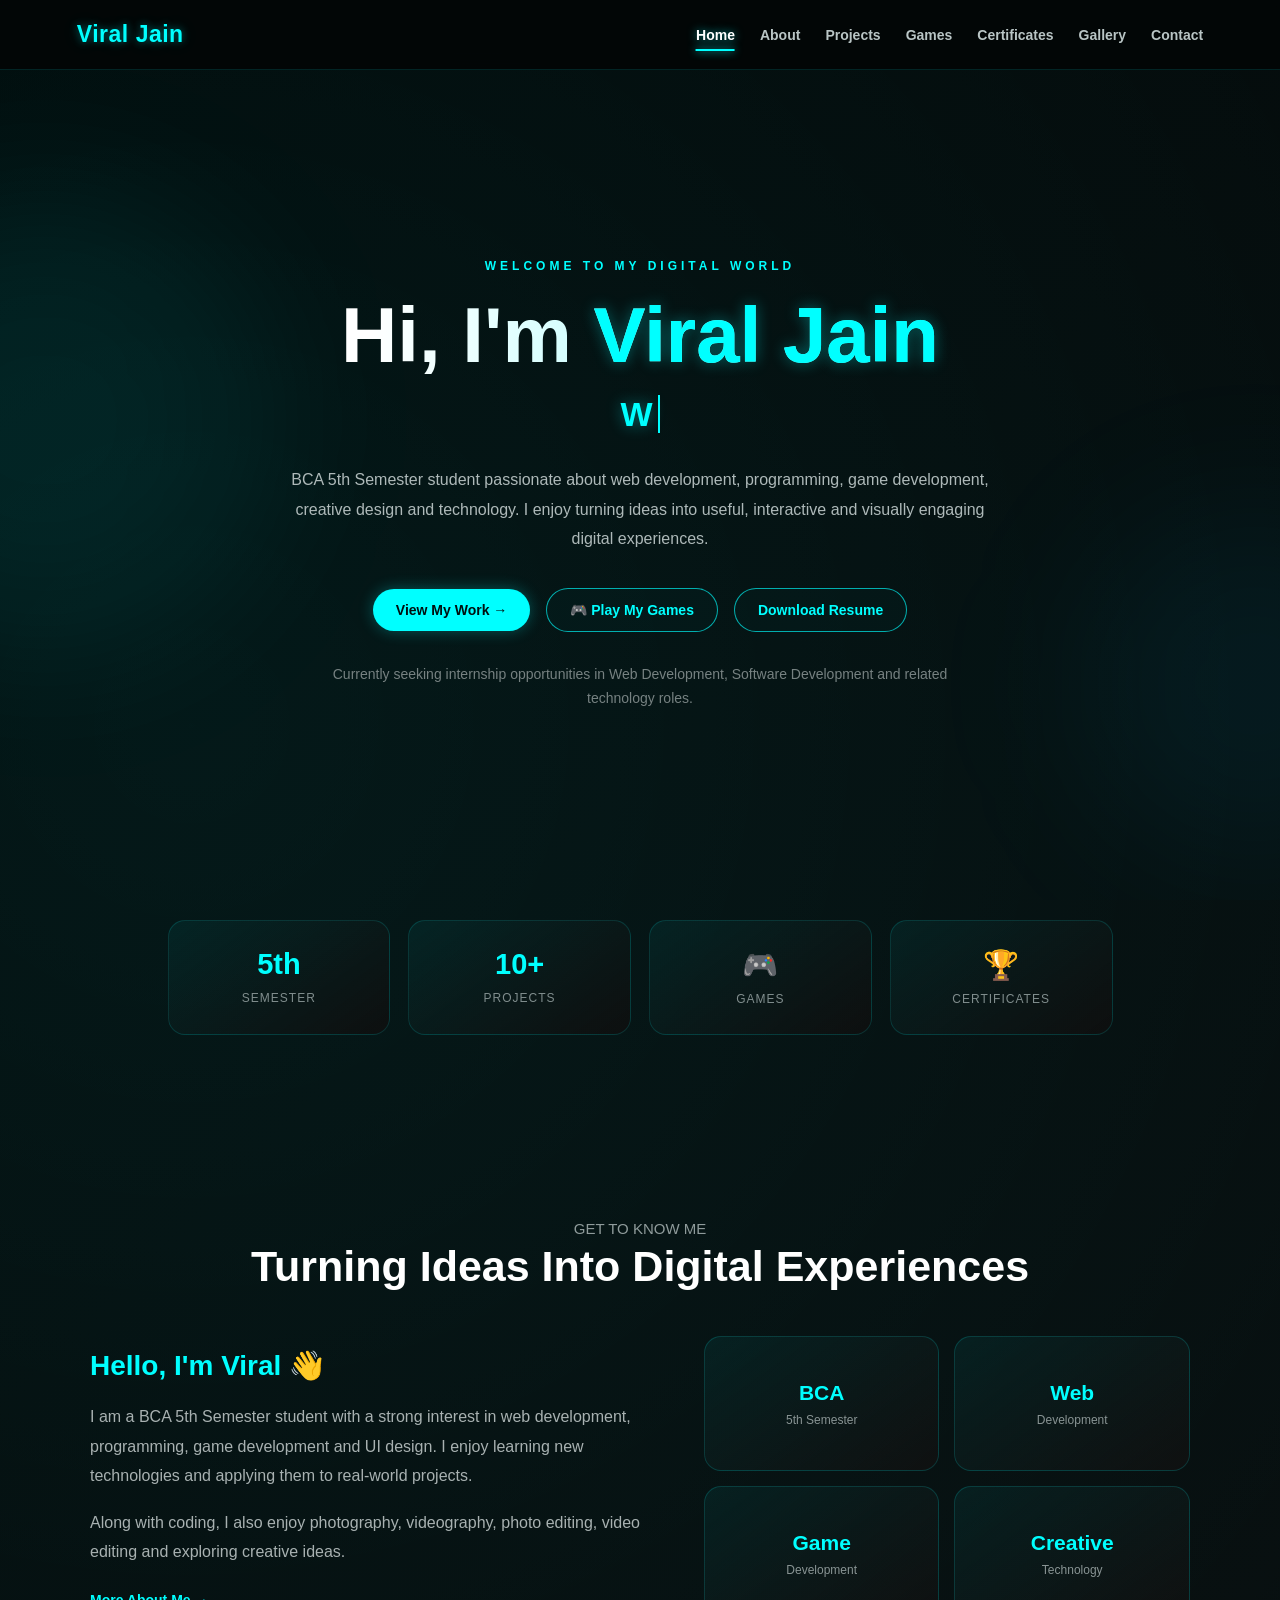
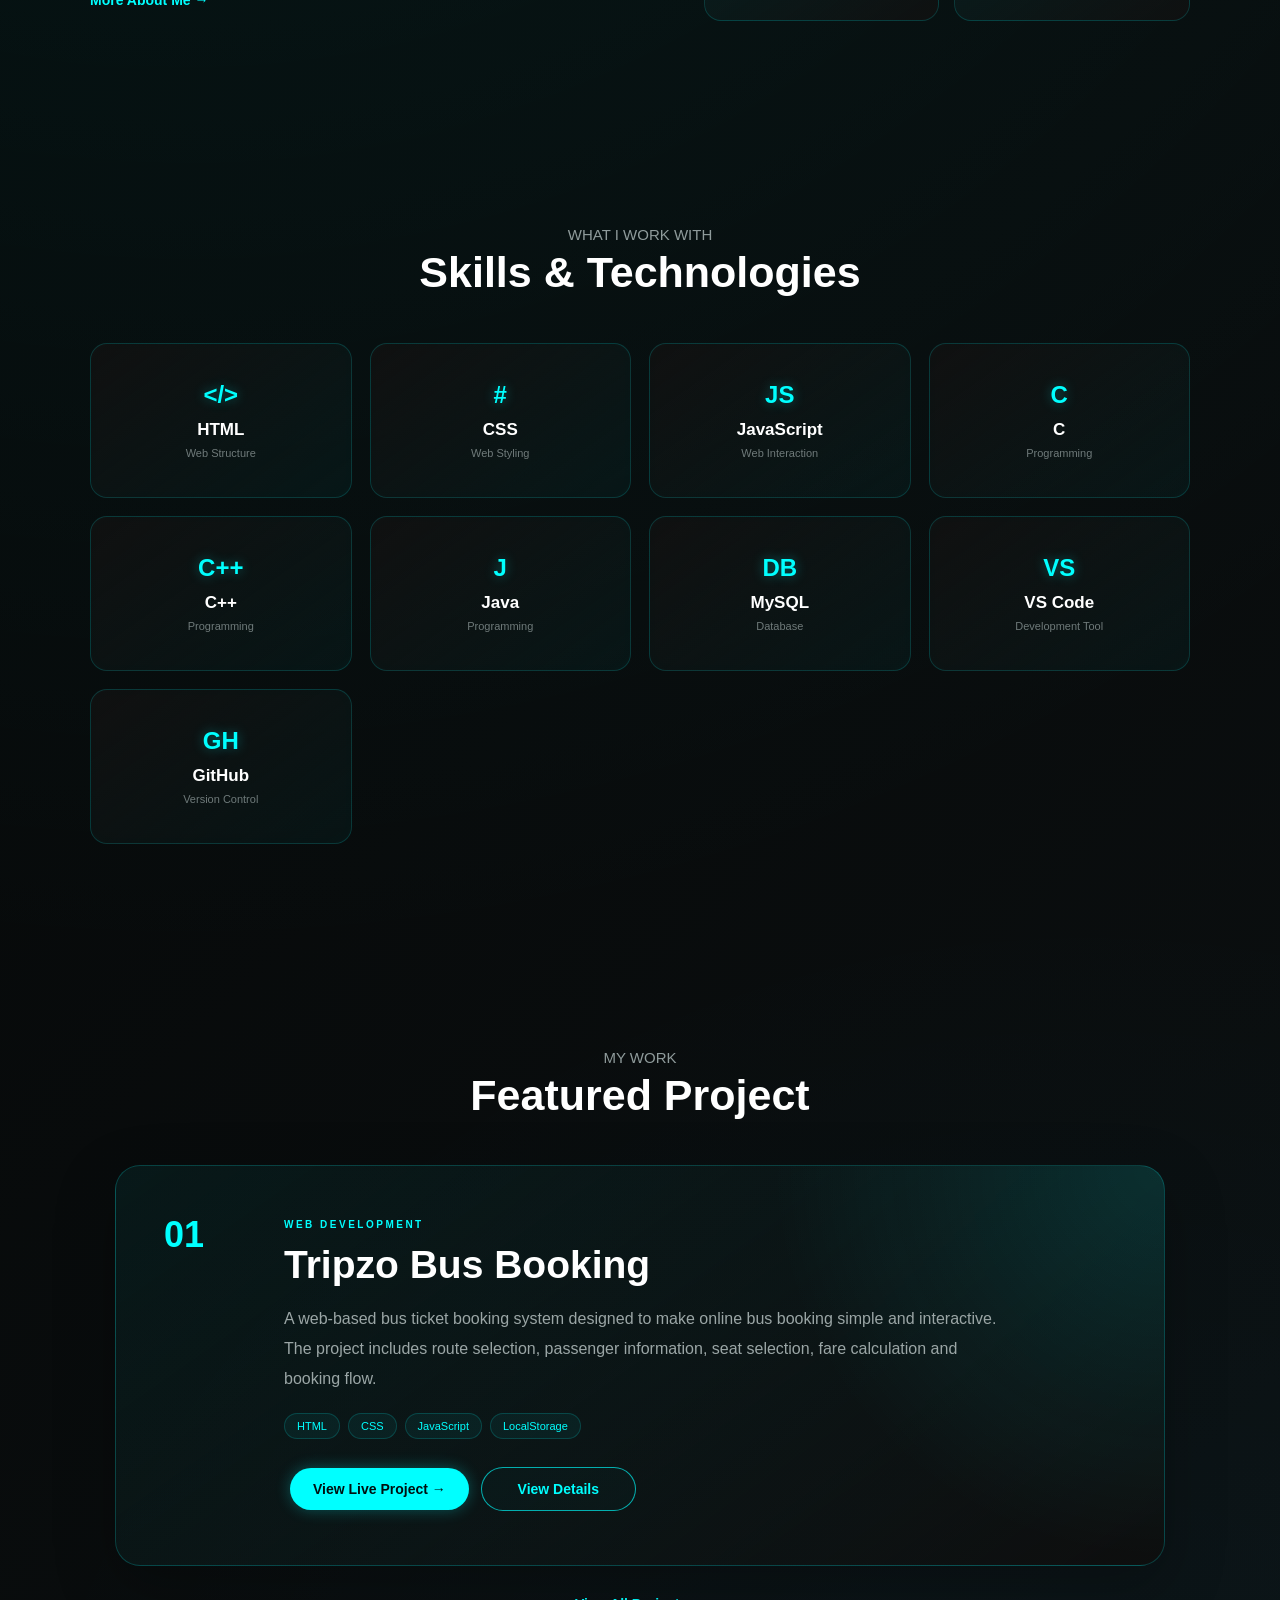
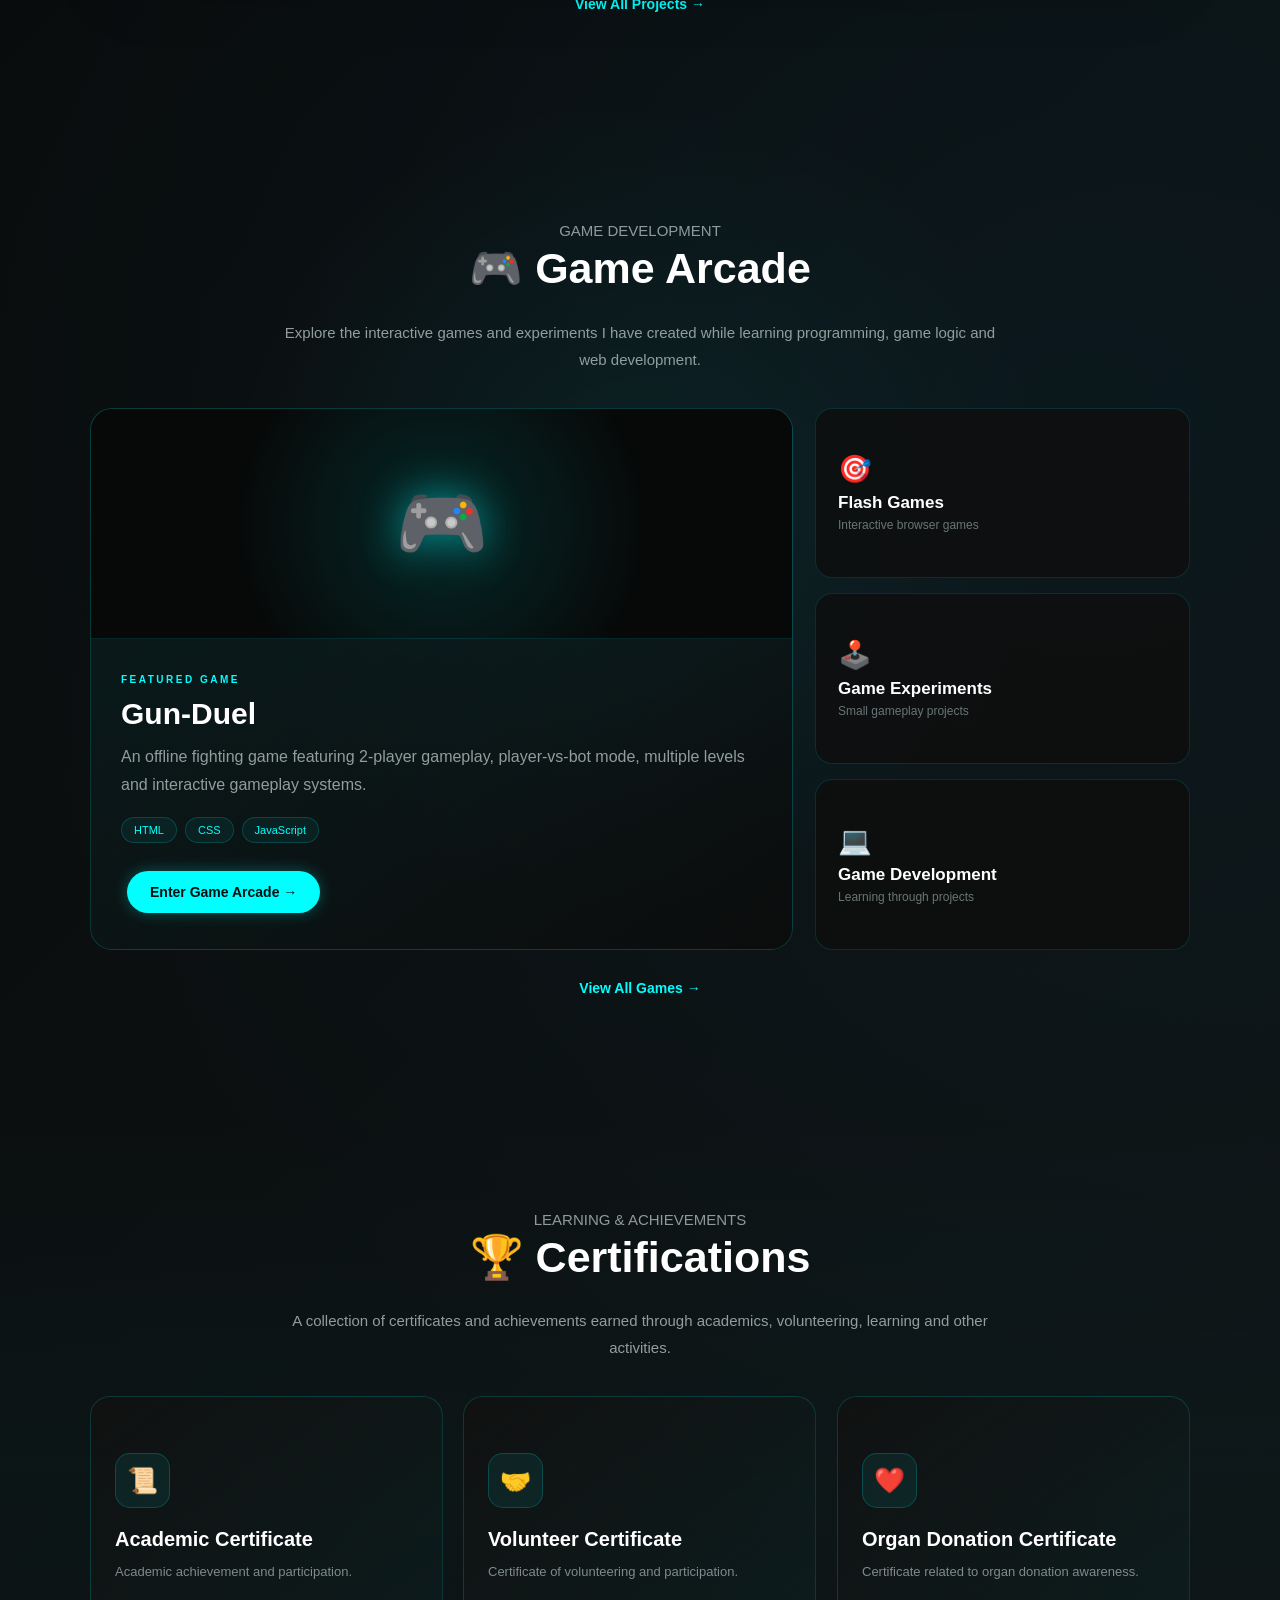
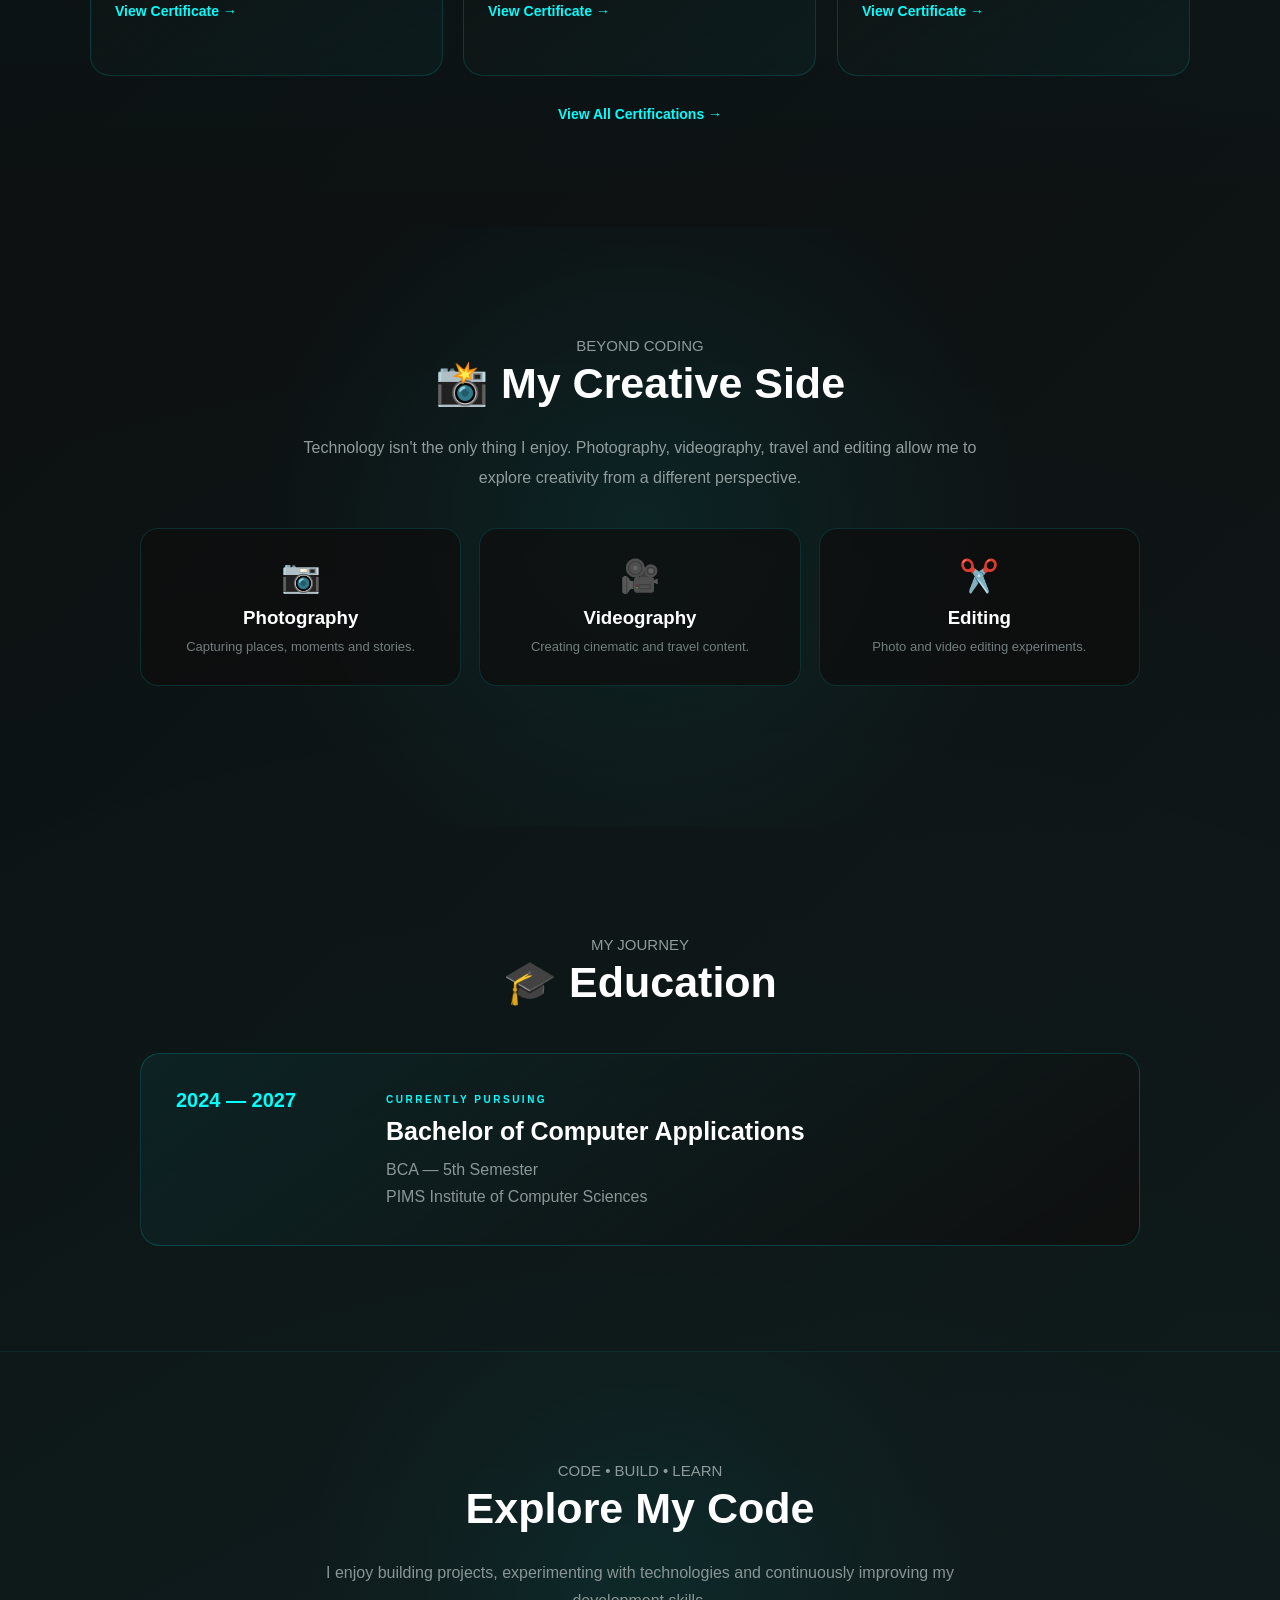
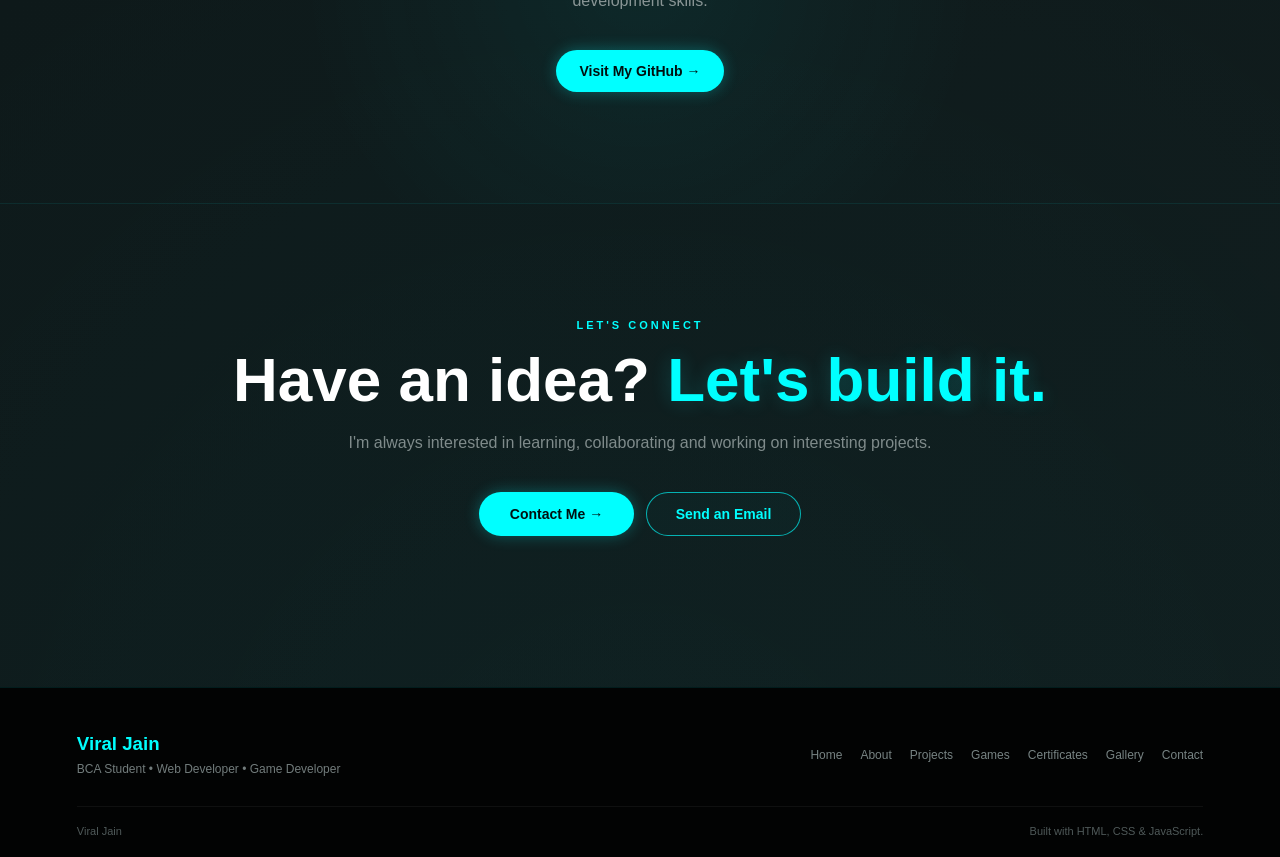
<file: index.html>
<!doctype html>
<html lang="en">
  <head>
    <meta charset="UTF-8" />

    <meta name="viewport" content="width=device-width, initial-scale=1.0" />

    <meta
      name="description"
      content="Viral Jain - BCA 5th Semester Student, Web Developer, Game Developer and Creative Technologist."
    />

    <meta
      name="keywords"
      content="Viral Jain, Web Developer, BCA Student, Game Developer, HTML, CSS, JavaScript, C++, MySQL, Portfolio"
    />

    <meta name="author" content="Viral Jain" />

    <meta name="theme-color" content="#050707" />

    <title>Viral Jain | Web Developer & Game Developer</title>

    <link rel="stylesheet" href="style.css" />
  </head>

  <body>
    <!-- =========================
       NAVBAR
  ========================== -->

    <nav class="navbar">
      <div class="logo">Viral Jain</div>

      <button
        class="menu-toggle"
        id="menuToggle"
        aria-label="Open navigation"
        aria-expanded="false"
        type="button"
      >
        ☰
      </button>

      <div class="nav-links" id="navLinks">
        <a href="index.html" class="active"> Home </a>

        <a href="about.html"> About </a>

        <a href="projects.html"> Projects </a>

        <a href="games.html"> Games </a>

        <a href="certifications.html"> Certificates </a>

        <a href="gallery.html"> Gallery </a>

        <a href="contact.html"> Contact </a>
      </div>
    </nav>

    <!-- =========================
         HERO SECTION
    ========================== -->

    <section class="hero">
      <div class="hero-content">
        <p class="hero-small-text">WELCOME TO MY DIGITAL WORLD</p>

        <h1>Hi, I'm <span>Viral Jain</span></h1>

        <h2>
          <span class="typing"></span>
        </h2>

        <p class="hero-description">
          BCA 5th Semester student passionate about web development,
          programming, game development, creative design and technology. I enjoy
          turning ideas into useful, interactive and visually engaging digital
          experiences.
        </p>

        <div class="hero-buttons">
          <a href="projects.html" class="btn"> View My Work → </a>

          <a href="games.html" class="btn-outline"> 🎮 Play My Games </a>

          <a href="Viral_Jain_Resume.pdf" class="btn-outline" download>
            Download Resume
          </a>
        </div>

        <p class="highlight">
          Currently seeking internship opportunities in Web Development,
          Software Development and related technology roles.
        </p>
      </div>
    </section>

    <!-- =========================
         QUICK STATS
    ========================== -->

    <section class="stats-section">
      <div class="stats-container">
        <div class="stat-box">
          <strong>5th</strong>
          <span>Semester</span>
        </div>

        <div class="stat-box">
          <strong>10+</strong>
          <span>Projects</span>
        </div>

        <div class="stat-box">
          <strong>🎮</strong>
          <span>Games</span>
        </div>

        <div class="stat-box">
          <strong>🏆</strong>
          <span>Certificates</span>
        </div>
      </div>
    </section>

    <!-- =========================
         INTRO / ABOUT PREVIEW
    ========================== -->

    <section class="intro-section">
      <div class="section-heading">
        <p>GET TO KNOW ME</p>

        <h2>Turning Ideas Into Digital Experiences</h2>
      </div>

      <div class="intro-content">
        <div class="intro-text">
          <h3>Hello, I'm Viral 👋</h3>

          <p>
            I am a BCA 5th Semester student with a strong interest in web
            development, programming, game development and UI design. I enjoy
            learning new technologies and applying them to real-world projects.
          </p>

          <p>
            Along with coding, I also enjoy photography, videography, photo
            editing, video editing and exploring creative ideas.
          </p>

          <a href="about.html" class="text-link"> More About Me → </a>
        </div>

        <div class="intro-card">
          <div class="intro-card-item">
            <strong>BCA</strong>
            <span>5th Semester</span>
          </div>

          <div class="intro-card-item">
            <strong>Web</strong>
            <span>Development</span>
          </div>

          <div class="intro-card-item">
            <strong>Game</strong>
            <span>Development</span>
          </div>

          <div class="intro-card-item">
            <strong>Creative</strong>
            <span>Technology</span>
          </div>
        </div>
      </div>
    </section>

    <!-- =========================
         SKILLS
    ========================== -->

    <section class="skills">
      <div class="section-heading">
        <p>WHAT I WORK WITH</p>

        <h2>Skills & Technologies</h2>
      </div>

      <div class="skills-container">
        <!-- Web Development -->

        <div class="skill-box">
          <span class="skill-icon"> &lt;/&gt; </span>

          <strong>HTML</strong>

          <small> Web Structure </small>
        </div>

        <div class="skill-box">
          <span class="skill-icon"> # </span>

          <strong>CSS</strong>

          <small> Web Styling </small>
        </div>

        <div class="skill-box">
          <span class="skill-icon"> JS </span>

          <strong>JavaScript</strong>

          <small> Web Interaction </small>
        </div>

        <!-- Programming -->

        <div class="skill-box">
          <span class="skill-icon"> C </span>

          <strong>C</strong>

          <small> Programming </small>
        </div>

        <div class="skill-box">
          <span class="skill-icon"> C++ </span>

          <strong>C++</strong>

          <small> Programming </small>
        </div>

        <div class="skill-box">
          <span class="skill-icon"> J </span>

          <strong>Java</strong>

          <small> Programming </small>
        </div>

        <!-- Database -->

        <div class="skill-box">
          <span class="skill-icon"> DB </span>

          <strong>MySQL</strong>

          <small> Database </small>
        </div>

        <!-- Tools -->

        <div class="skill-box">
          <span class="skill-icon"> VS </span>

          <strong>VS Code</strong>

          <small> Development Tool </small>
        </div>

        <div class="skill-box">
          <span class="skill-icon"> GH </span>

          <strong>GitHub</strong>

          <small> Version Control </small>
        </div>
      </div>
    </section>

    <!-- =========================
         FEATURED PROJECT
    ========================== -->

    <section class="featured-project">
      <div class="section-heading">
        <p>MY WORK</p>

        <h2>Featured Project</h2>
      </div>

      <div class="featured-project-card">
        <div class="project-number">01</div>

        <div class="featured-project-content">
          <span class="project-label"> WEB DEVELOPMENT </span>

          <h3>Tripzo Bus Booking</h3>

          <p>
            A web-based bus ticket booking system designed to make online bus
            booking simple and interactive. The project includes route
            selection, passenger information, seat selection, fare calculation
            and booking flow.
          </p>

          <div class="project-tags">
            <span>HTML</span>

            <span>CSS</span>

            <span>JavaScript</span>

            <span>LocalStorage</span>
          </div>

          <div class="project-buttons">
            <a
              href="https://viraljainhacker.github.io/Tripzo/"
              target="_blank"
              rel="noopener noreferrer"
              class="btn"
            >
              View Live Project →
            </a>

            <a href="projects.html" class="btn-outline"> View Details </a>
          </div>
        </div>
      </div>

      <a href="projects.html" class="all-projects"> View All Projects → </a>
    </section>

    <!-- =========================
         GAME ARCADE
    ========================== -->

    <section class="game-section">
      <div class="section-heading">
        <p>GAME DEVELOPMENT</p>

        <h2>🎮 Game Arcade</h2>
      </div>

      <p class="section-description">
        Explore the interactive games and experiments I have created while
        learning programming, game logic and web development.
      </p>

      <div class="game-preview-container">
        <!-- Featured Game -->

        <div class="game-card featured-game-card">
          <div class="game-card-image game-placeholder">
            <span> 🎮 </span>
          </div>

          <div class="game-card-content">
            <span class="project-label"> FEATURED GAME </span>

            <h3>Gun-Duel</h3>

            <p>
              An offline fighting game featuring 2-player gameplay,
              player-vs-bot mode, multiple levels and interactive gameplay
              systems.
            </p>

            <div class="project-tags">
              <span>HTML</span>

              <span>CSS</span>

              <span>JavaScript</span>
            </div>

            <a href="games.html" class="btn"> Enter Game Arcade → </a>
          </div>
        </div>

        <!-- Other Games Preview -->

        <div class="game-mini-grid">
          <div class="game-mini-card">
            <span> 🎯 </span>

            <h4>Flash Games</h4>

            <p>Interactive browser games</p>
          </div>

          <div class="game-mini-card">
            <span> 🕹️ </span>

            <h4>Game Experiments</h4>

            <p>Small gameplay projects</p>
          </div>

          <div class="game-mini-card">
            <span> 💻 </span>

            <h4>Game Development</h4>

            <p>Learning through projects</p>
          </div>
        </div>
      </div>

      <a href="games.html" class="all-projects"> View All Games → </a>
    </section>

    <!-- =========================
         CERTIFICATIONS
    ========================== -->

    <section class="certificates-section">
      <div class="section-heading">
        <p>LEARNING & ACHIEVEMENTS</p>

        <h2>🏆 Certifications</h2>
      </div>

      <p class="section-description">
        A collection of certificates and achievements earned through academics,
        volunteering, learning and other activities.
      </p>

      <div class="certificate-preview-grid">
        <!-- Certificate 1 -->

        <div class="certificate-card">
          <div class="certificate-icon">📜</div>

          <h3>Academic Certificate</h3>

          <p>Academic achievement and participation.</p>

          <a
            href="Academics_Certificate.pdf"
            target="_blank"
            rel="noopener noreferrer"
            class="text-link"
          >
            View Certificate →
          </a>
        </div>

        <!-- Certificate 2 -->

        <div class="certificate-card">
          <div class="certificate-icon">🤝</div>

          <h3>Volunteer Certificate</h3>

          <p>Certificate of volunteering and participation.</p>

          <a
            href="Volunteer Certificate.pdf"
            target="_blank"
            rel="noopener noreferrer"
            class="text-link"
          >
            View Certificate →
          </a>
        </div>

        <!-- Certificate 3 -->

        <div class="certificate-card">
          <div class="certificate-icon">❤️</div>

          <h3>Organ Donation Certificate</h3>

          <p>Certificate related to organ donation awareness.</p>

          <a
            href="Organ Donation Certificate.pdf"
            target="_blank"
            rel="noopener noreferrer"
            class="text-link"
          >
            View Certificate →
          </a>
        </div>
      </div>

      <a href="certifications.html" class="all-projects">
        View All Certifications →
      </a>
    </section>

    <!-- =========================
         CREATIVE SIDE
    ========================== -->

    <section class="creative-section">
      <div class="section-heading">
        <p>BEYOND CODING</p>

        <h2>📸 My Creative Side</h2>
      </div>

      <p class="creative-description">
        Technology isn't the only thing I enjoy. Photography, videography,
        travel and editing allow me to explore creativity from a different
        perspective.
      </p>

      <div class="creative-highlights">
        <div class="creative-item">
          <span> 📷 </span>

          <h3>Photography</h3>

          <p>Capturing places, moments and stories.</p>
        </div>

        <div class="creative-item">
          <span> 🎥 </span>

          <h3>Videography</h3>

          <p>Creating cinematic and travel content.</p>
        </div>

        <div class="creative-item">
          <span> ✂️ </span>

          <h3>Editing</h3>

          <p>Photo and video editing experiments.</p>
        </div>
      </div>

      <!-- <a href="gallery.html" class="btn-outline"> Explore My Gallery → </a> -->
    </section>

    <!-- =========================
         EDUCATION
    ========================== -->

    <section class="education-section">
      <div class="section-heading">
        <p>MY JOURNEY</p>

        <h2>🎓 Education</h2>
      </div>

      <div class="education-card">
        <div class="education-year">2024 — 2027</div>

        <div class="education-content">
          <span class="project-label"> CURRENTLY PURSUING </span>

          <h3>Bachelor of Computer Applications</h3>

          <p>BCA — 5th Semester</p>

          <p>PIMS Institute of Computer Sciences</p>
        </div>
      </div>
    </section>

    <!-- =========================
         GITHUB / DEVELOPER CTA
    ========================== -->

    <section class="developer-section">
      <div class="section-heading">
        <p>CODE • BUILD • LEARN</p>

        <h2>Explore My Code</h2>
      </div>

      <p>
        I enjoy building projects, experimenting with technologies and
        continuously improving my development skills.
      </p>

      <a
        href="https://github.com/viraljainhacker"
        target="_blank"
        rel="noopener noreferrer"
        class="btn"
      >
        Visit My GitHub →
      </a>
    </section>

    <!-- =========================
         CONTACT CTA
    ========================== -->

    <section class="contact-cta">
      <p>LET'S CONNECT</p>

      <h2>
        Have an idea?
        <span>Let's build it.</span>
      </h2>

      <p>
        I'm always interested in learning, collaborating and working on
        interesting projects.
      </p>

      <div class="contact-buttons">
        <a href="contact.html" class="btn"> Contact Me → </a>

        <a href="mailto:viralj6002@gmail.com" class="btn-outline">
          Send an Email
        </a>
      </div>
    </section>

    <!-- =========================
         FOOTER
    ========================== -->

    <footer>
      <div class="footer-content">
        <div class="footer-brand">
          <h3>Viral Jain</h3>

          <p>BCA Student • Web Developer • Game Developer</p>
        </div>

        <div class="footer-links">
          <a href="index.html"> Home </a>

          <a href="about.html"> About </a>

          <a href="projects.html"> Projects </a>

          <a href="games.html"> Games </a>

          <a href="certifications.html"> Certificates </a>

          <a href="gallery.html"> Gallery </a>

          <a href="contact.html"> Contact </a>
        </div>
      </div>

      <div class="footer-bottom">
        <p>Viral Jain</p>

        <p>Built with HTML, CSS & JavaScript.</p>
      </div>
    </footer>

    <!-- =========================
         JAVASCRIPT
    ========================== -->

    <script src="script.js"></script>
  </body>
</html>
</file>
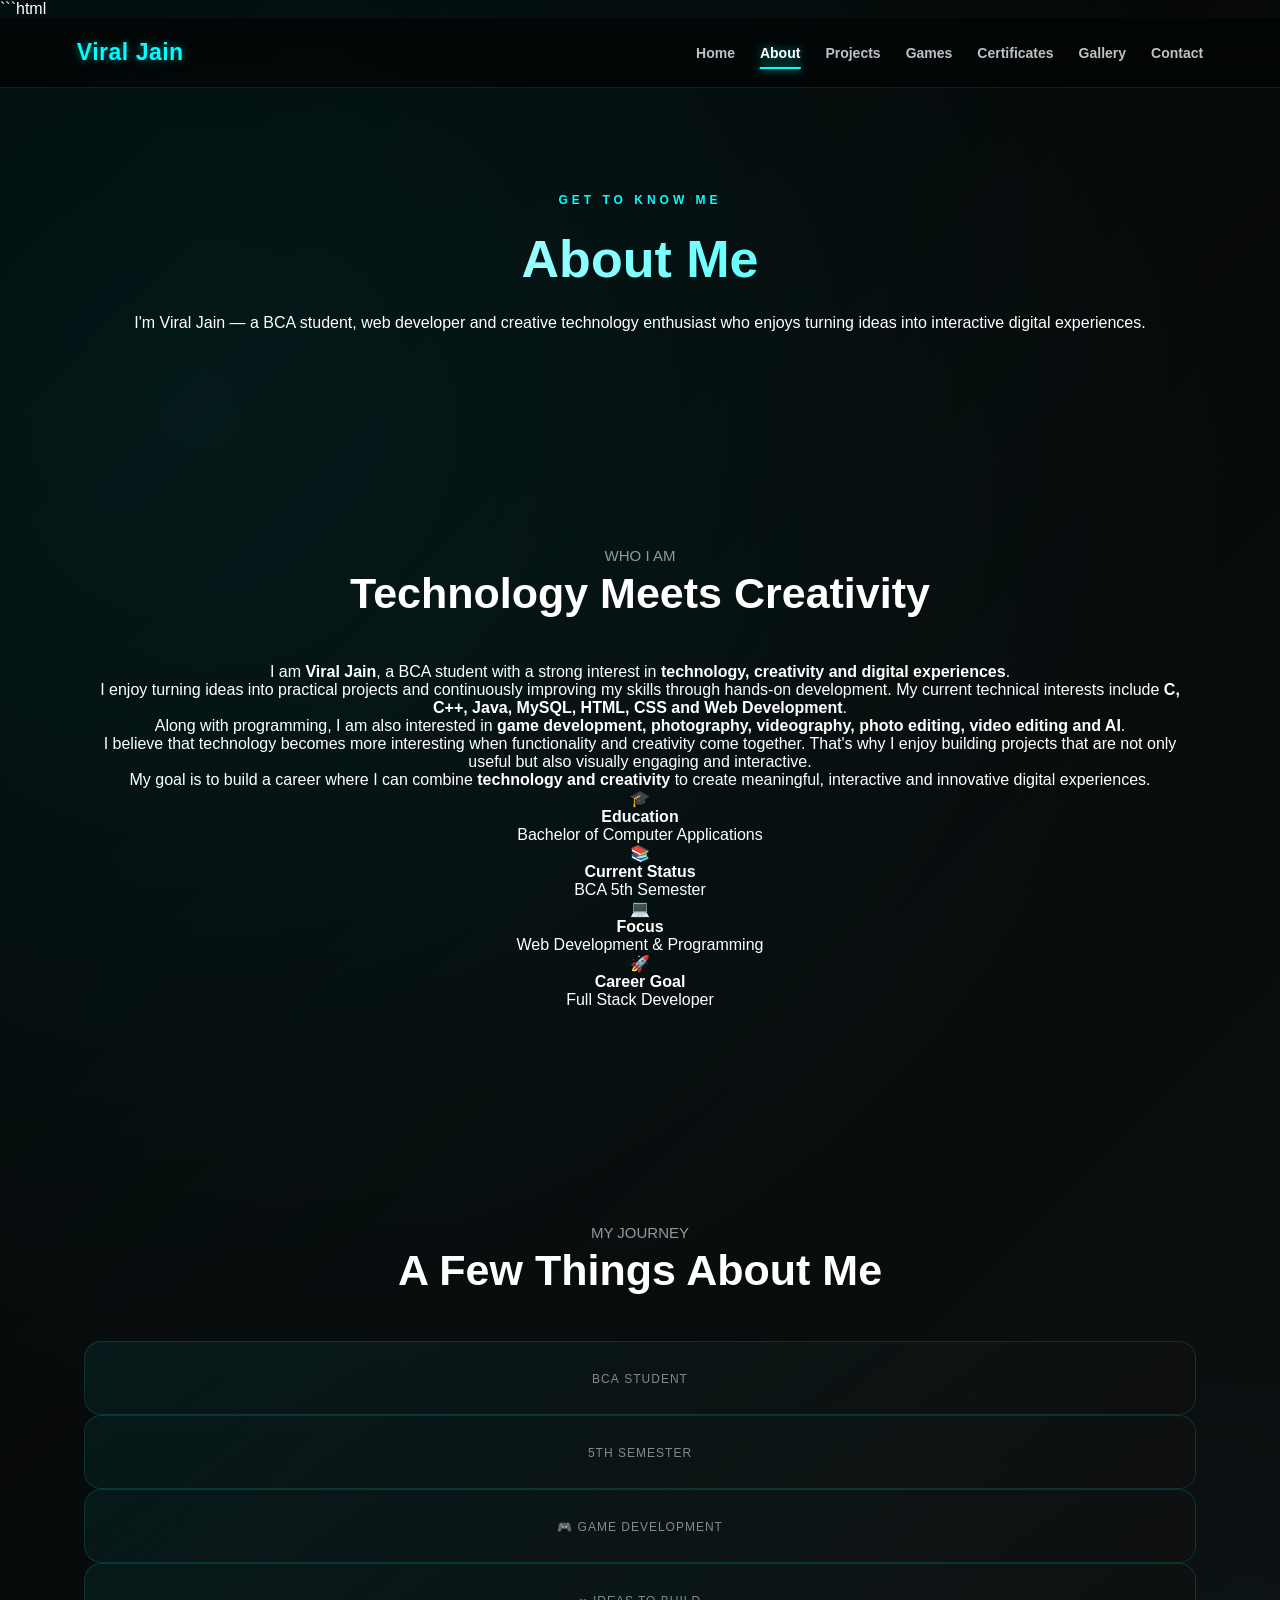
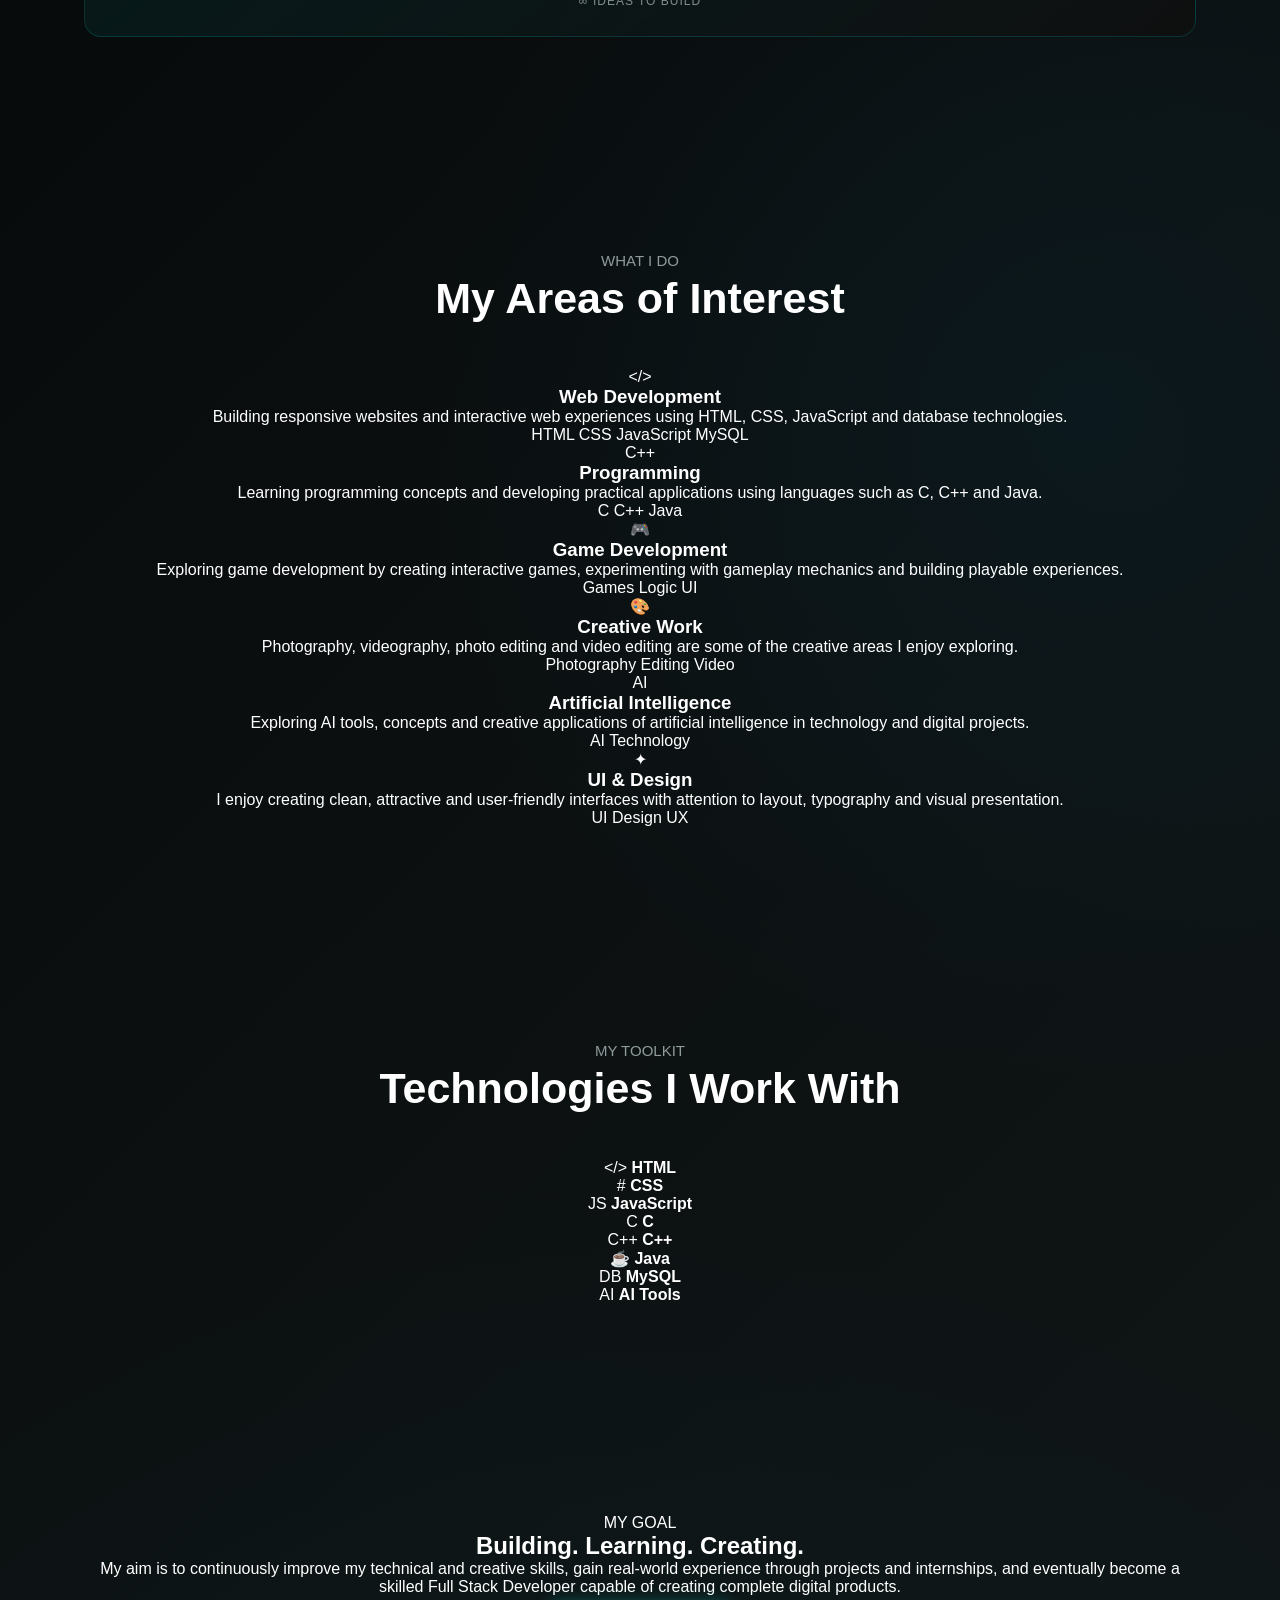
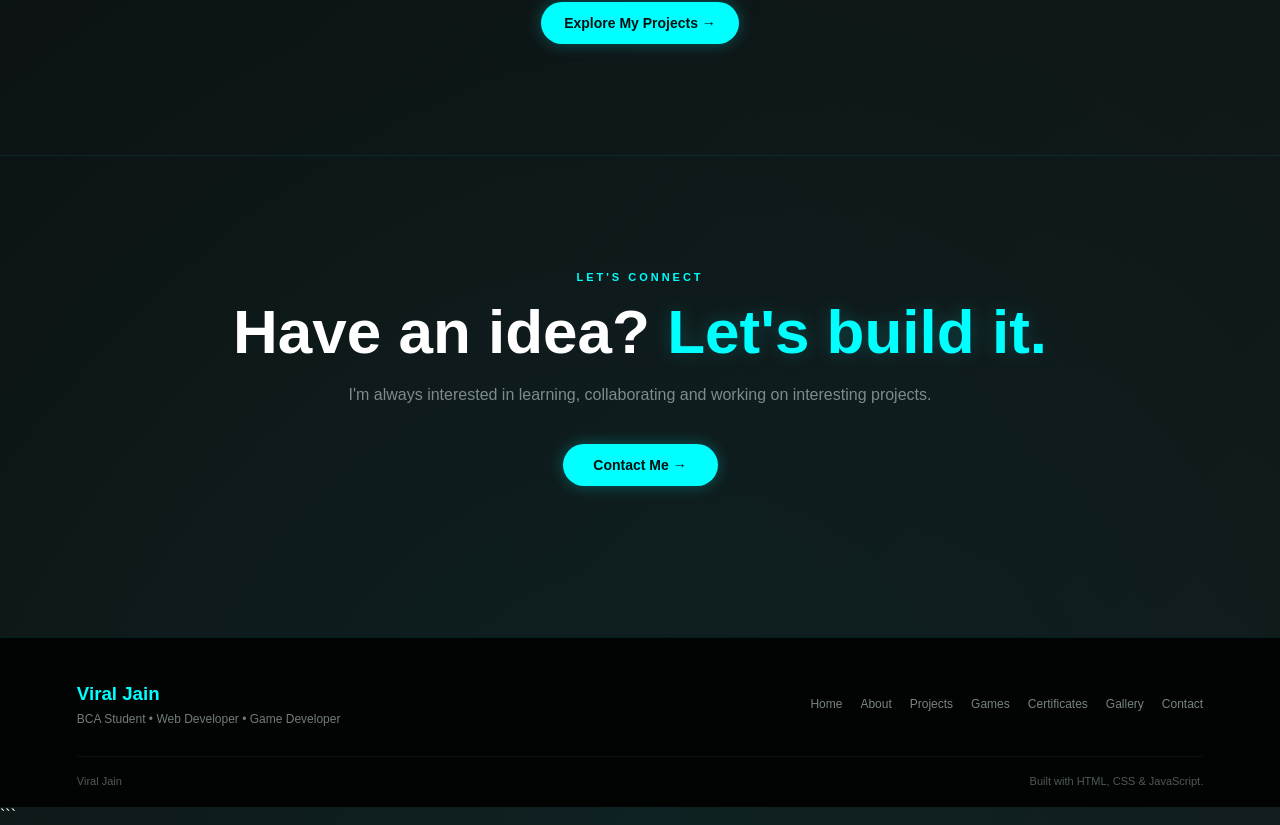
<file: about.html>
```html
<!DOCTYPE html>
<html lang="en">
<head>
    <meta charset="UTF-8">
    <meta name="viewport" content="width=device-width, initial-scale=1.0">

    <meta name="description" content="About Viral Jain - BCA student, web developer, game developer and creative technology enthusiast.">
    <meta name="keywords" content="Viral Jain, About Viral Jain, BCA Student, Web Developer, Game Developer, Programmer, Portfolio">
    <meta name="author" content="Viral Jain">
    <meta name="theme-color" content="#050707">

    <title>About | Viral Jain</title>

    <link rel="stylesheet" href="style.css">
</head>

<body>

    <!-- NAVBAR -->
    <nav class="navbar">
        <div class="logo">Viral Jain</div>

        <button
            class="menu-toggle"
            id="menuToggle"
            aria-label="Open navigation"
            aria-expanded="false"
            type="button">
            ☰
        </button>

        <div class="nav-links" id="navLinks">
            <a href="index.html">Home</a>
            <a href="about.html" class="active">About</a>
            <a href="projects.html">Projects</a>
            <a href="games.html">Games</a>
            <a href="certifications.html">Certificates</a>
            <a href="gallery.html">Gallery</a>
            <a href="contact.html">Contact</a>
        </div>
    </nav>

    <!-- ABOUT HERO -->
    <section class="about-hero page-section">
        <div class="about-hero-content">
            <p class="hero-small-text">GET TO KNOW ME</p>

            <h1>About <span>Me</span></h1>

            <p class="about-hero-text">
                I'm Viral Jain — a BCA student, web developer and creative
                technology enthusiast who enjoys turning ideas into
                interactive digital experiences.
            </p>
        </div>
    </section>

    <!-- ABOUT INTRO -->
    <section class="about-intro page-section">
        <div class="section-heading">
            <p>WHO I AM</p>
            <h2>Technology Meets Creativity</h2>
        </div>

        <div class="about-intro-grid">

            <div class="about-main-text">
                <p>
                    I am <strong>Viral Jain</strong>, a BCA student with a
                    strong interest in
                    <strong>technology, creativity and digital experiences</strong>.
                </p>

                <p>
                    I enjoy turning ideas into practical projects and
                    continuously improving my skills through hands-on
                    development. My current technical interests include
                    <strong>C, C++, Java, MySQL, HTML, CSS and Web Development</strong>.
                </p>

                <p>
                    Along with programming, I am also interested in
                    <strong>game development, photography, videography,
                    photo editing, video editing and AI</strong>.
                </p>

                <p>
                    I believe that technology becomes more interesting
                    when functionality and creativity come together.
                    That's why I enjoy building projects that are not
                    only useful but also visually engaging and interactive.
                </p>

                <p>
                    My goal is to build a career where I can combine
                    <strong>technology and creativity</strong> to create
                    meaningful, interactive and innovative digital experiences.
                </p>
            </div>

            <!-- QUICK INFO -->
            <div class="about-info-card">

                <div class="about-info-item">
                    <span class="about-info-icon">🎓</span>
                    <div>
                        <strong>Education</strong>
                        <p>Bachelor of Computer Applications</p>
                    </div>
                </div>

                <div class="about-info-item">
                    <span class="about-info-icon">📚</span>
                    <div>
                        <strong>Current Status</strong>
                        <p>BCA 5th Semester</p>
                    </div>
                </div>

                <div class="about-info-item">
                    <span class="about-info-icon">💻</span>
                    <div>
                        <strong>Focus</strong>
                        <p>Web Development &amp; Programming</p>
                    </div>
                </div>

                <div class="about-info-item">
                    <span class="about-info-icon">🚀</span>
                    <div>
                        <strong>Career Goal</strong>
                        <p>Full Stack Developer</p>
                    </div>
                </div>

            </div>
        </div>
    </section>

    <!-- QUICK STATS -->
    <section class="about-stats page-section">
        <div class="section-heading">
            <p>MY JOURNEY</p>
            <h2>A Few Things About Me</h2>
        </div>

        <div class="stats-grid">

            <div class="stat-box">
                <span class="stat-number">BCA</span>
                <span class="stat-label">Student</span>
            </div>

            <div class="stat-box">
                <span class="stat-number">5th</span>
                <span class="stat-label">Semester</span>
            </div>

            <div class="stat-box">
                <span class="stat-number">🎮</span>
                <span class="stat-label">Game Development</span>
            </div>

            <div class="stat-box">
                <span class="stat-number">∞</span>
                <span class="stat-label">Ideas to Build</span>
            </div>

        </div>
    </section>

    <!-- WHAT I DO -->
    <section class="what-i-do page-section">
        <div class="section-heading">
            <p>WHAT I DO</p>
            <h2>My Areas of Interest</h2>
        </div>

        <div class="what-i-do-grid">

            <!-- WEB DEVELOPMENT -->
            <div class="interest-card">
                <div class="interest-icon">&lt;/&gt;</div>

                <h3>Web Development</h3>

                <p>
                    Building responsive websites and interactive web
                    experiences using HTML, CSS, JavaScript and
                    database technologies.
                </p>

                <div class="interest-tags">
                    <span>HTML</span>
                    <span>CSS</span>
                    <span>JavaScript</span>
                    <span>MySQL</span>
                </div>
            </div>

            <!-- PROGRAMMING -->
            <div class="interest-card">
                <div class="interest-icon">C++</div>

                <h3>Programming</h3>

                <p>
                    Learning programming concepts and developing practical
                    applications using languages such as C, C++ and Java.
                </p>

                <div class="interest-tags">
                    <span>C</span>
                    <span>C++</span>
                    <span>Java</span>
                </div>
            </div>

            <!-- GAME DEVELOPMENT -->
            <div class="interest-card">
                <div class="interest-icon">🎮</div>

                <h3>Game Development</h3>

                <p>
                    Exploring game development by creating interactive games,
                    experimenting with gameplay mechanics and building
                    playable experiences.
                </p>

                <div class="interest-tags">
                    <span>Games</span>
                    <span>Logic</span>
                    <span>UI</span>
                </div>
            </div>

            <!-- CREATIVE WORK -->
            <div class="interest-card">
                <div class="interest-icon">🎨</div>

                <h3>Creative Work</h3>

                <p>
                    Photography, videography, photo editing and video editing
                    are some of the creative areas I enjoy exploring.
                </p>

                <div class="interest-tags">
                    <span>Photography</span>
                    <span>Editing</span>
                    <span>Video</span>
                </div>
            </div>

            <!-- ARTIFICIAL INTELLIGENCE -->
            <div class="interest-card">
                <div class="interest-icon">AI</div>

                <h3>Artificial Intelligence</h3>

                <p>
                    Exploring AI tools, concepts and creative applications
                    of artificial intelligence in technology and
                    digital projects.
                </p>

                <div class="interest-tags">
                    <span>AI</span>
                    <span>Technology</span>
                </div>
            </div>

            <!-- UI DESIGN -->
            <div class="interest-card">
                <div class="interest-icon">✦</div>

                <h3>UI &amp; Design</h3>

                <p>
                    I enjoy creating clean, attractive and user-friendly
                    interfaces with attention to layout, typography
                    and visual presentation.
                </p>

                <div class="interest-tags">
                    <span>UI</span>
                    <span>Design</span>
                    <span>UX</span>
                </div>
            </div>

        </div>
    </section>

    <!-- TECHNOLOGY STACK -->
    <section class="technology-section page-section">
        <div class="section-heading">
            <p>MY TOOLKIT</p>
            <h2>Technologies I Work With</h2>
        </div>

        <div class="technology-grid">

            <div class="technology-item">
                <span>&lt;/&gt;</span>
                <strong>HTML</strong>
            </div>

            <div class="technology-item">
                <span>#</span>
                <strong>CSS</strong>
            </div>

            <div class="technology-item">
                <span>JS</span>
                <strong>JavaScript</strong>
            </div>

            <div class="technology-item">
                <span>C</span>
                <strong>C</strong>
            </div>

            <div class="technology-item">
                <span>C++</span>
                <strong>C++</strong>
            </div>

            <div class="technology-item">
                <span>☕</span>
                <strong>Java</strong>
            </div>

            <div class="technology-item">
                <span>DB</span>
                <strong>MySQL</strong>
            </div>

            <div class="technology-item">
                <span>AI</span>
                <strong>AI Tools</strong>
            </div>

        </div>
    </section>

    <!-- CAREER GOAL -->
    <section class="career-section page-section">
        <div class="career-card">
            <p class="career-label">MY GOAL</p>

            <h2>Building. Learning. Creating.</h2>

            <p>
                My aim is to continuously improve my technical and creative
                skills, gain real-world experience through projects and
                internships, and eventually become a skilled Full Stack
                Developer capable of creating complete digital products.
            </p>

            <a href="projects.html" class="btn">
                Explore My Projects →
            </a>
        </div>
    </section>

    <!-- CONTACT CTA -->
    <section class="contact-cta">
        <p>LET'S CONNECT</p>

        <h2>
            Have an idea?
            <span>Let's build it.</span>
        </h2>

        <p>
            I'm always interested in learning, collaborating and
            working on interesting projects.
        </p>

        <a href="contact.html" class="btn">Contact Me →</a>
    </section>

    <!-- =========================
         FOOTER
    ========================== -->

    <footer>
      <div class="footer-content">
        <div class="footer-brand">
          <h3>Viral Jain</h3>

          <p>BCA Student • Web Developer • Game Developer</p>
        </div>

        <div class="footer-links">
          <a href="index.html"> Home </a>

          <a href="about.html"> About </a>

          <a href="projects.html"> Projects </a>

          <a href="games.html"> Games </a>

          <a href="certifications.html"> Certificates </a>

          <a href="gallery.html"> Gallery </a>

          <a href="contact.html"> Contact </a>
        </div>
      </div>

      <div class="footer-bottom">
        <p>Viral Jain</p>

        <p>Built with HTML, CSS & JavaScript.</p>
      </div>
    </footer>

    <!-- JAVASCRIPT -->
    <script src="script.js"></script>

</body>
</html>
```
</file>
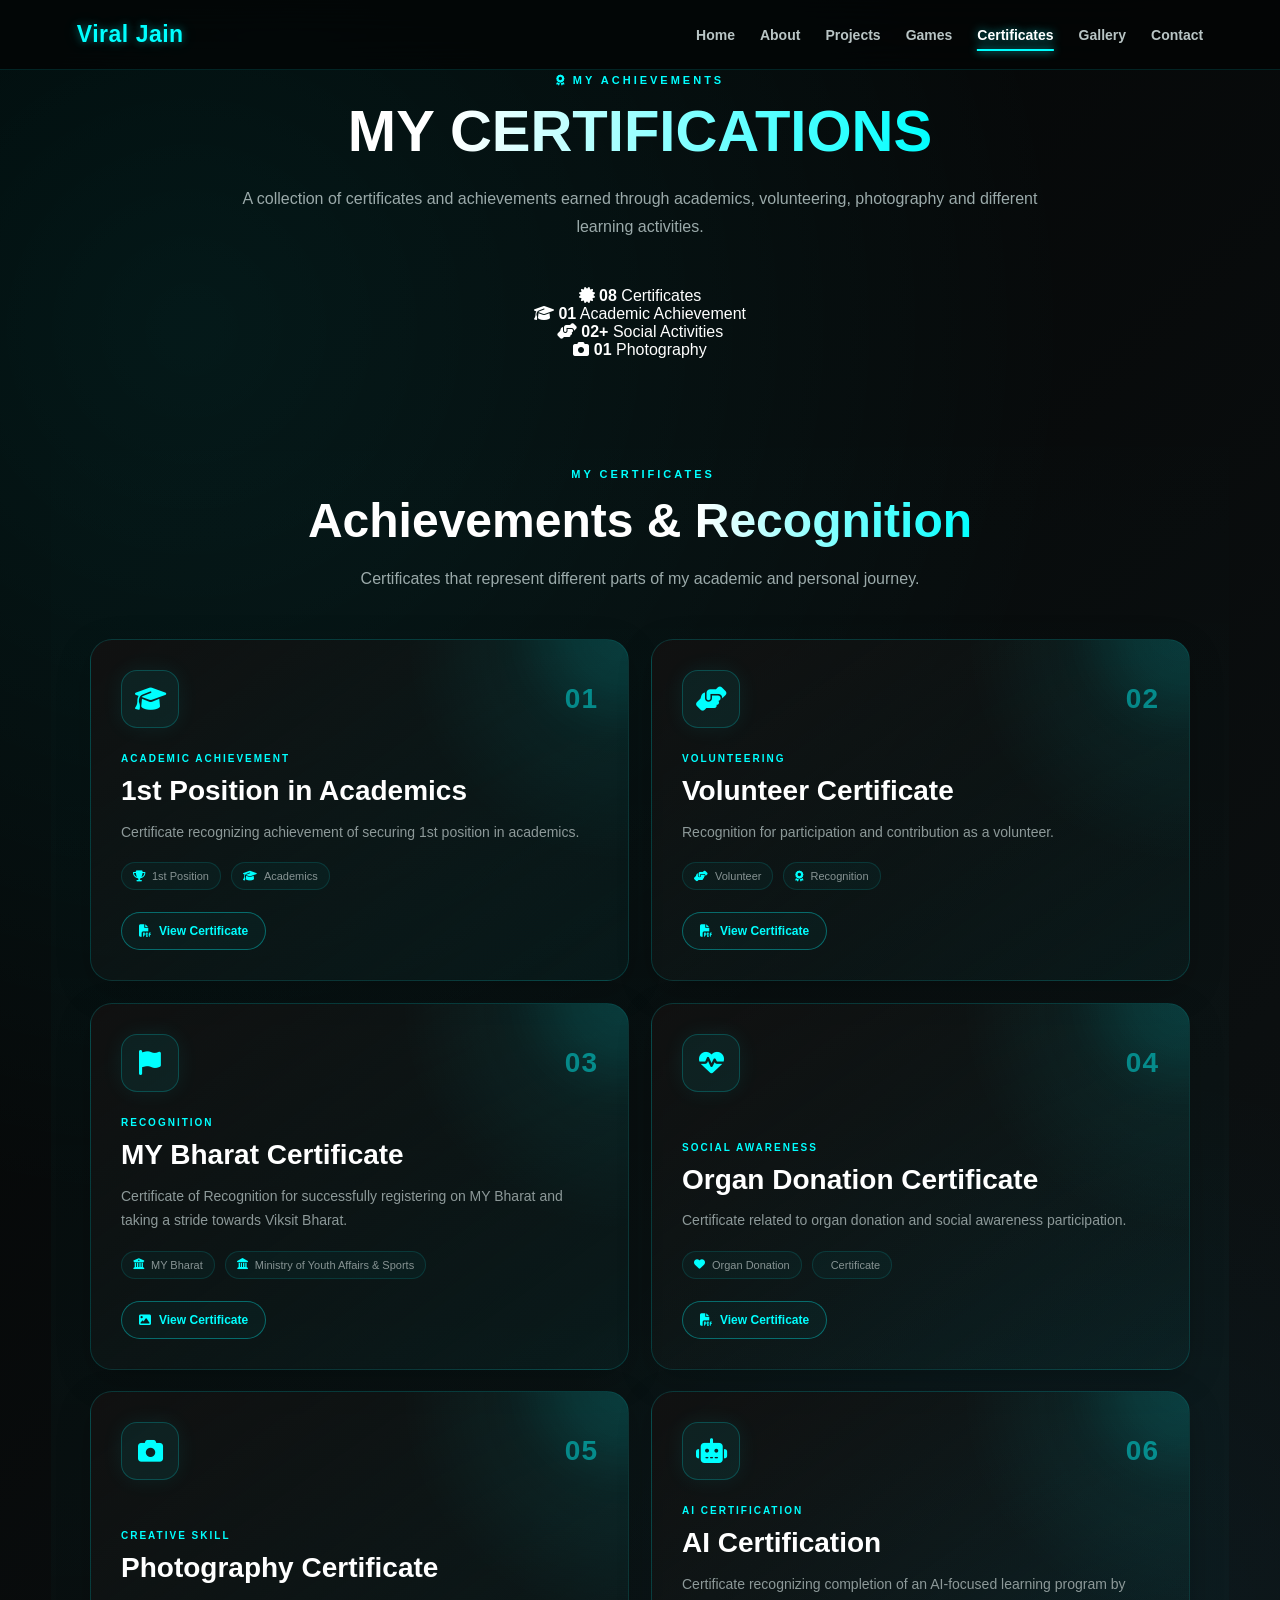
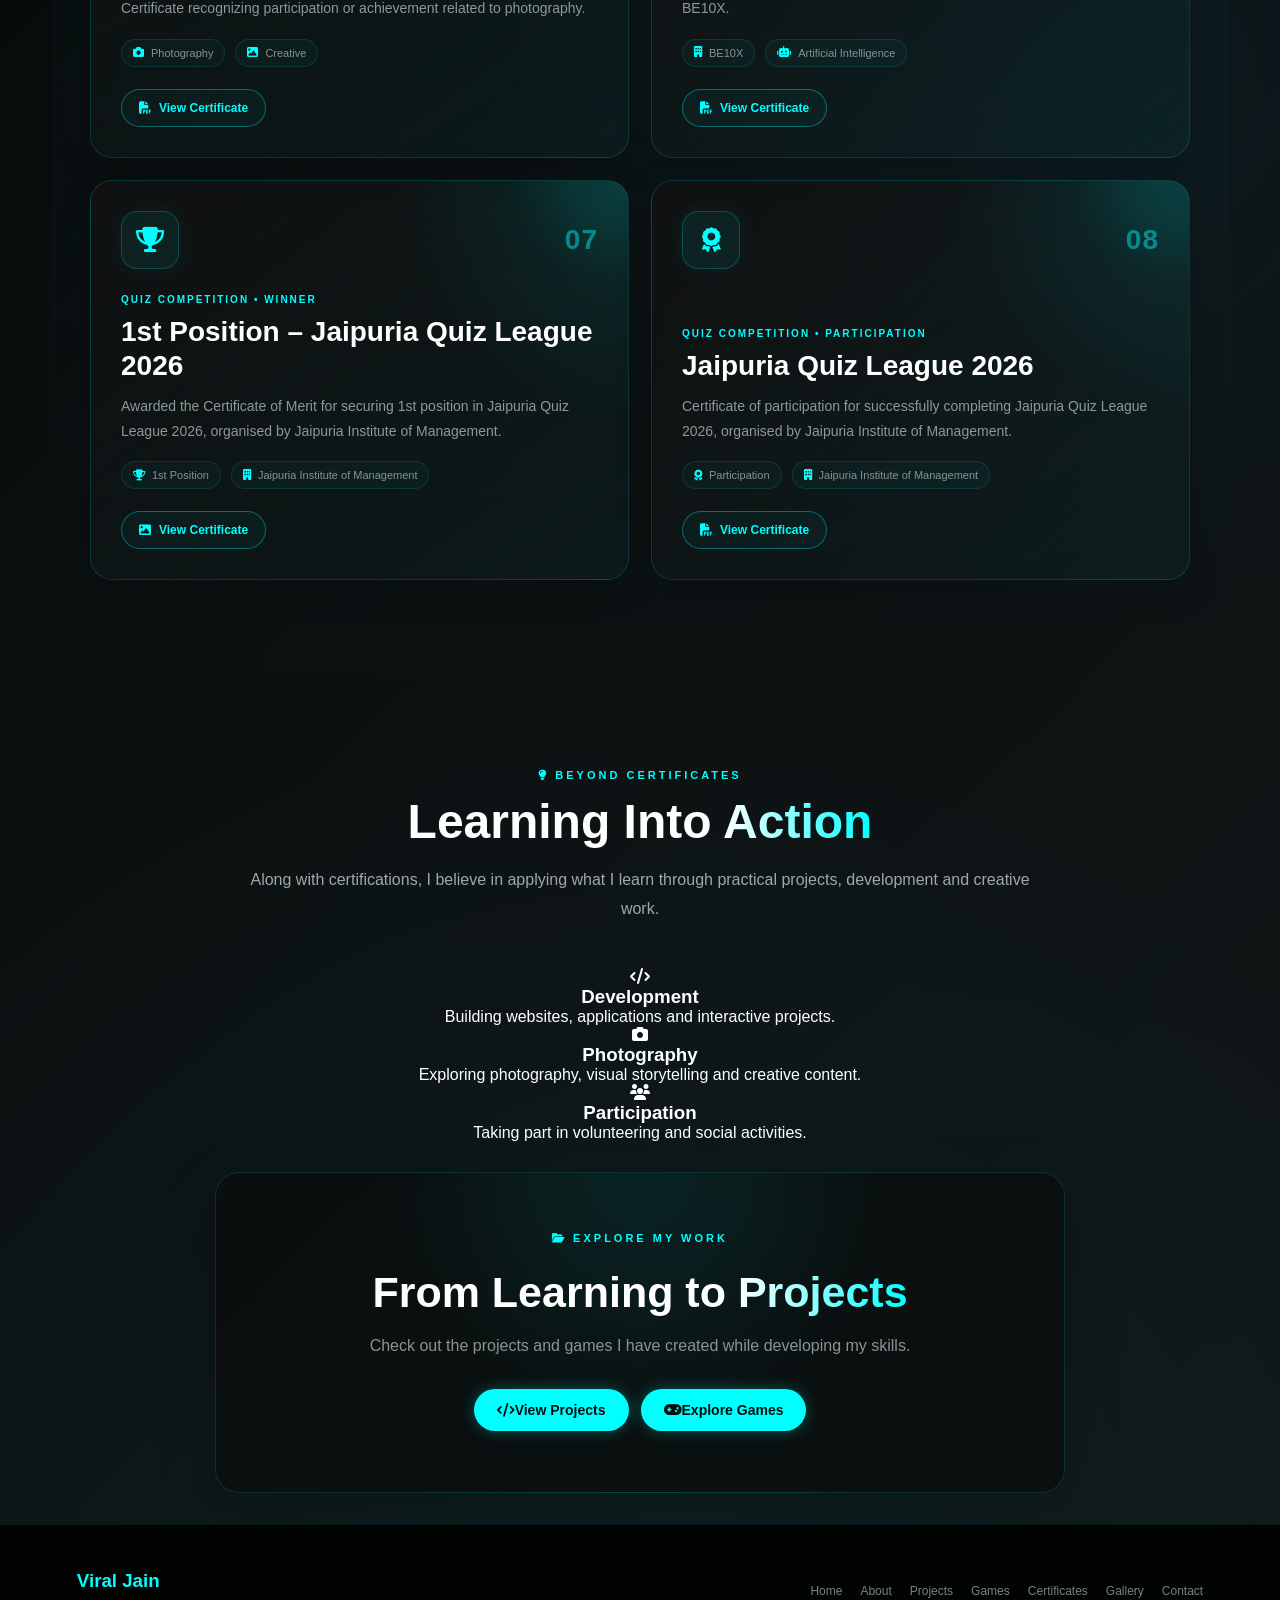
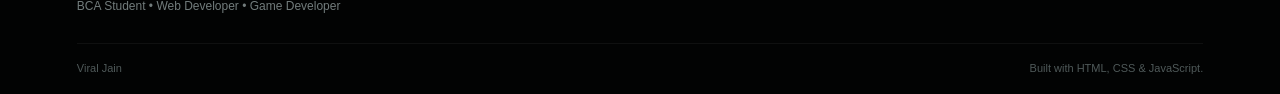
<file: certifications.html>
<!doctype html>
<html lang="en">
  <head>
    <meta charset="UTF-8" />
    <meta name="viewport" content="width=device-width, initial-scale=1.0" />

    <title>Certifications | Viral Jain</title>

    <meta
      name="description"
      content="Certificates and achievements of Viral Jain - BCA student, web developer and creative enthusiast."
    />

    <meta name="author" content="Viral Jain" />

    <link rel="stylesheet" href="style.css" />

    <!-- Font Awesome -->
    <link
      rel="stylesheet"
      href="https://cdnjs.cloudflare.com/ajax/libs/font-awesome/6.5.2/css/all.min.css"
    />
  </head>

  <body>
    <!-- =========================
       NAVBAR
  ========================== -->

    <nav class="navbar">
      <div class="logo">Viral Jain</div>

      <button
        class="menu-toggle"
        id="menuToggle"
        aria-label="Open navigation"
        aria-expanded="false"
        type="button"
      >
        ☰
      </button>

      <div class="nav-links" id="navLinks">
        <a href="index.html"> Home </a>

        <a href="about.html"> About </a>

        <a href="projects.html"> Projects </a>

        <a href="games.html"> Games </a>

        <a href="certifications.html" class="active"> Certificates </a>

        <a href="gallery.html"> Gallery </a>

        <a href="contact.html"> Contact </a>
      </div>
    </nav>

    <!-- ================= MAIN ================= -->

    <main class="page certifications-page">
      <!-- ================= HERO ================= -->

      <section class="section-heading page-hero">
        <span class="section-tag">
          <i class="fas fa-award"></i>
          MY ACHIEVEMENTS
        </span>

        <h1>
          MY
          <span class="gradient-text"> CERTIFICATIONS </span>
        </h1>

        <p>
          A collection of certificates and achievements earned through
          academics, volunteering, photography and different learning
          activities.
        </p>
      </section>

      <!-- ================= CERTIFICATE STATS ================= -->

      <section class="certificate-stats">
        <div class="certificate-stat-card">
          <i class="fas fa-certificate"></i>

          <strong>08</strong>

          <span> Certificates </span>
        </div>

        <div class="certificate-stat-card">
          <i class="fas fa-graduation-cap"></i>

          <strong>01</strong>

          <span> Academic Achievement </span>
        </div>

        <div class="certificate-stat-card">
          <i class="fas fa-hands-helping"></i>

          <strong>02+</strong>

          <span> Social Activities </span>
        </div>

        <div class="certificate-stat-card">
          <i class="fas fa-camera"></i>

          <strong>01</strong>

          <span> Photography </span>
        </div>
      </section>

      <!-- ================= CERTIFICATES ================= -->

      <section class="certificates-section">
        <div class="section-heading">
          <span class="section-tag">
            <i class="fas fa-file-certificate"></i>
            MY CERTIFICATES
          </span>

          <h2>
            Achievements &
            <span class="gradient-text"> Recognition </span>
          </h2>

          <p>
            Certificates that represent different parts of my academic and
            personal journey.
          </p>
        </div>

        <div class="certificates-grid">
          <!-- ================= ACADEMICS ================= -->

          <article class="certificate-card">
            <div class="certificate-top">
              <div class="certificate-icon">
                <i class="fas fa-graduation-cap"></i>
              </div>

              <span class="certificate-number"> 01 </span>
            </div>

            <div class="certificate-content">
              <span class="certificate-type"> ACADEMIC ACHIEVEMENT </span>

              <h3>1st Position in Academics</h3>

              <p>
                Certificate recognizing achievement of securing 1st position in
                academics.
              </p>

              <div class="certificate-meta">
                <span>
                  <i class="fas fa-trophy"></i>
                  1st Position
                </span>

                <span>
                  <i class="fas fa-graduation-cap"></i>
                  Academics
                </span>
              </div>

              <a
                href="Academics Certificate.pdf"
                class="certificate-button"
                target="_blank"
                rel="noopener noreferrer"
              >
                <i class="fas fa-file-pdf"></i>
                View Certificate
              </a>
            </div>
          </article>

          <!-- ================= VOLUNTEER ================= -->

          <article class="certificate-card">
            <div class="certificate-top">
              <div class="certificate-icon">
                <i class="fas fa-hands-helping"></i>
              </div>

              <span class="certificate-number"> 02 </span>
            </div>

            <div class="certificate-content">
              <span class="certificate-type"> VOLUNTEERING </span>

              <h3>Volunteer Certificate</h3>

              <p>
                Recognition for participation and contribution as a volunteer.
              </p>

              <div class="certificate-meta">
                <span>
                  <i class="fas fa-hands-helping"></i>
                  Volunteer
                </span>

                <span>
                  <i class="fas fa-award"></i>
                  Recognition
                </span>
              </div>

              <a
                href="Volunteer Certificate.pdf"
                class="certificate-button"
                target="_blank"
                rel="noopener noreferrer"
              >
                <i class="fas fa-file-pdf"></i>
                View Certificate
              </a>
            </div>
          </article>

          <!-- ================= MY BHARAT ================= -->

          <article class="certificate-card">
            <div class="certificate-top">
              <div class="certificate-icon">
                <i class="fas fa-flag"></i>
              </div>

              <span class="certificate-number"> 03 </span>
            </div>

            <div class="certificate-content">
              <span class="certificate-type"> RECOGNITION </span>

              <h3>MY Bharat Certificate</h3>

              <p>
                Certificate of Recognition for successfully registering on MY
                Bharat and taking a stride towards Viksit Bharat.
              </p>

              <div class="certificate-meta">
                <span>
                  <i class="fas fa-building-columns"></i>
                  MY Bharat
                </span>

                <span>
                  <i class="fas fa-landmark"></i>
                  Ministry of Youth Affairs & Sports
                </span>
              </div>

              <a
                href="Mybharat.jpeg"
                class="certificate-button"
                target="_blank"
                rel="noopener noreferrer"
              >
                <i class="fas fa-image"></i>
                View Certificate
              </a>
            </div>
          </article>

          <!-- ================= ORGAN DONATION ================= -->

          <article class="certificate-card">
            <div class="certificate-top">
              <div class="certificate-icon">
                <i class="fas fa-heart-pulse"></i>
              </div>

              <span class="certificate-number"> 04 </span>
            </div>

            <div class="certificate-content">
              <span class="certificate-type"> SOCIAL AWARENESS </span>

              <h3>Organ Donation Certificate</h3>

              <p>
                Certificate related to organ donation and social awareness
                participation.
              </p>

              <div class="certificate-meta">
                <span>
                  <i class="fas fa-heart"></i>
                  Organ Donation
                </span>

                <span>
                  <i class="fas fa-file-certificate"></i>
                  Certificate
                </span>
              </div>

              <a
                href="Organ Donation Certificate.pdf"
                class="certificate-button"
                target="_blank"
                rel="noopener noreferrer"
              >
                <i class="fas fa-file-pdf"></i>
                View Certificate
              </a>
            </div>
          </article>

          <!-- ================= PHOTOGRAPHY ================= -->

          <article class="certificate-card">
            <div class="certificate-top">
              <div class="certificate-icon">
                <i class="fas fa-camera"></i>
              </div>

              <span class="certificate-number"> 05 </span>
            </div>

            <div class="certificate-content">
              <span class="certificate-type"> CREATIVE SKILL </span>

              <h3>Photography Certificate</h3>

              <p>
                Certificate recognizing participation or achievement related to
                photography.
              </p>

              <div class="certificate-meta">
                <span>
                  <i class="fas fa-camera"></i>
                  Photography
                </span>

                <span>
                  <i class="fas fa-image"></i>
                  Creative
                </span>
              </div>

              <a
                href="Photography Certificate.pdf"
                class="certificate-button"
                target="_blank"
                rel="noopener noreferrer"
              >
                <i class="fas fa-file-pdf"></i>
                View Certificate
              </a>
            </div>
          </article>

          <!-- ================= AI CERTIFICATION ================= -->

          <article class="certificate-card">
            <div class="certificate-top">
              <div class="certificate-icon">
                <i class="fas fa-robot"></i>
              </div>

              <span class="certificate-number"> 06 </span>
            </div>

            <div class="certificate-content">
              <span class="certificate-type"> AI CERTIFICATION </span>

              <h3>AI Certification</h3>

              <p>
                Certificate recognizing completion of an AI-focused learning
                program by BE10X.
              </p>

              <div class="certificate-meta">
                <span>
                  <i class="fas fa-building"></i>
                  BE10X
                </span>

                <span>
                  <i class="fas fa-robot"></i>
                  Artificial Intelligence
                </span>
              </div>

              <a
                href="Certificate.pdf"
                class="certificate-button"
                target="_blank"
                rel="noopener noreferrer"
              >
                <i class="fas fa-file-pdf"></i>
                View Certificate
              </a>
            </div>
          </article>

          <!-- ================= JAIPURIA QUIZ LEAGUE WINNER ================= -->
          <article class="certificate-card">
            <div class="certificate-top">
              <div class="certificate-icon">
                <i class="fas fa-trophy"></i>
              </div>
              <span class="certificate-number">07</span>
            </div>

            <div class="certificate-content">
              <span class="certificate-type">QUIZ COMPETITION • WINNER</span>

              <h3>1st Position – Jaipuria Quiz League 2026</h3>

              <p>
                Awarded the Certificate of Merit for securing 1st position in
                Jaipuria Quiz League 2026, organised by Jaipuria Institute of
                Management.
              </p>

              <div class="certificate-meta">
                <span>
                  <i class="fas fa-trophy"></i>
                  1st Position
                </span>

                <span>
                  <i class="fas fa-building"></i>
                  Jaipuria Institute of Management
                </span>
              </div>

              <a
                href="JaipuriaQuiz.jpeg"
                class="certificate-button"
                target="_blank"
                rel="noopener noreferrer"
              >
                <i class="fas fa-image"></i>
                View Certificate
              </a>
            </div>
          </article>

          <!-- ================= JAIPURIA QUIZ LEAGUE PARTICIPATION ================= -->
          <article class="certificate-card">
            <div class="certificate-top">
              <div class="certificate-icon">
                <i class="fas fa-award"></i>
              </div>
              <span class="certificate-number">08</span>
            </div>

            <div class="certificate-content">
              <span class="certificate-type"
                >QUIZ COMPETITION • PARTICIPATION</span
              >

              <h3>Jaipuria Quiz League 2026</h3>

              <p>
                Certificate of participation for successfully completing
                Jaipuria Quiz League 2026, organised by Jaipuria Institute of
                Management.
              </p>

              <div class="certificate-meta">
                <span>
                  <i class="fas fa-award"></i>
                  Participation
                </span>

                <span>
                  <i class="fas fa-building"></i>
                  Jaipuria Institute of Management
                </span>
              </div>

              <a
                href="JaipuriaQuizParticipation.pdf"
                class="certificate-button"
                target="_blank"
                rel="noopener noreferrer"
              >
                <i class="fas fa-file-pdf"></i>
                View Certificate
              </a>
            </div>
          </article>
        </div>
      </section>

      <!-- ================= LEARNING SECTION ================= -->

      <section class="certificate-learning">
        <div class="section-heading">
          <span class="section-tag">
            <i class="fas fa-lightbulb"></i>
            BEYOND CERTIFICATES
          </span>

          <h2>
            Learning Into
            <span class="gradient-text"> Action </span>
          </h2>

          <p>
            Along with certifications, I believe in applying what I learn
            through practical projects, development and creative work.
          </p>
        </div>

        <div class="certificate-skill-grid">
          <div class="certificate-skill-card">
            <div class="certificate-skill-icon">
              <i class="fas fa-code"></i>
            </div>

            <h3>Development</h3>

            <p>Building websites, applications and interactive projects.</p>
          </div>

          <div class="certificate-skill-card">
            <div class="certificate-skill-icon">
              <i class="fas fa-camera"></i>
            </div>

            <h3>Photography</h3>

            <p>
              Exploring photography, visual storytelling and creative content.
            </p>
          </div>

          <div class="certificate-skill-card">
            <div class="certificate-skill-icon">
              <i class="fas fa-users"></i>
            </div>

            <h3>Participation</h3>

            <p>Taking part in volunteering and social activities.</p>
          </div>
        </div>
      </section>

      <!-- ================= CTA ================= -->

      <section class="project-cta">
        <span class="section-tag">
          <i class="fas fa-folder-open"></i>
          EXPLORE MY WORK
        </span>

        <h2>
          From Learning to
          <span class="gradient-text"> Projects </span>
        </h2>

        <p>
          Check out the projects and games I have created while developing my
          skills.
        </p>

        <div class="project-buttons">
          <a href="projects.html" class="btn primary-btn">
            <i class="fas fa-code"></i>
            View Projects
          </a>

          <a href="games.html" class="btn secondary-btn">
            <i class="fas fa-gamepad"></i>
            Explore Games
          </a>
        </div>
      </section>
    </main>

    <!-- =========================
         FOOTER
    ========================== -->

    <footer>
      <div class="footer-content">
        <div class="footer-brand">
          <h3>Viral Jain</h3>

          <p>BCA Student • Web Developer • Game Developer</p>
        </div>

        <div class="footer-links">
          <a href="index.html"> Home </a>

          <a href="about.html"> About </a>

          <a href="projects.html"> Projects </a>

          <a href="games.html"> Games </a>

          <a href="certifications.html"> Certificates </a>

          <a href="gallery.html"> Gallery </a>

          <a href="contact.html"> Contact </a>
        </div>
      </div>

      <div class="footer-bottom">
        <p>Viral Jain</p>

        <p>Built with HTML, CSS & JavaScript.</p>
      </div>
    </footer>

    <script src="script.js"></script>
  </body>
</html>
</file>
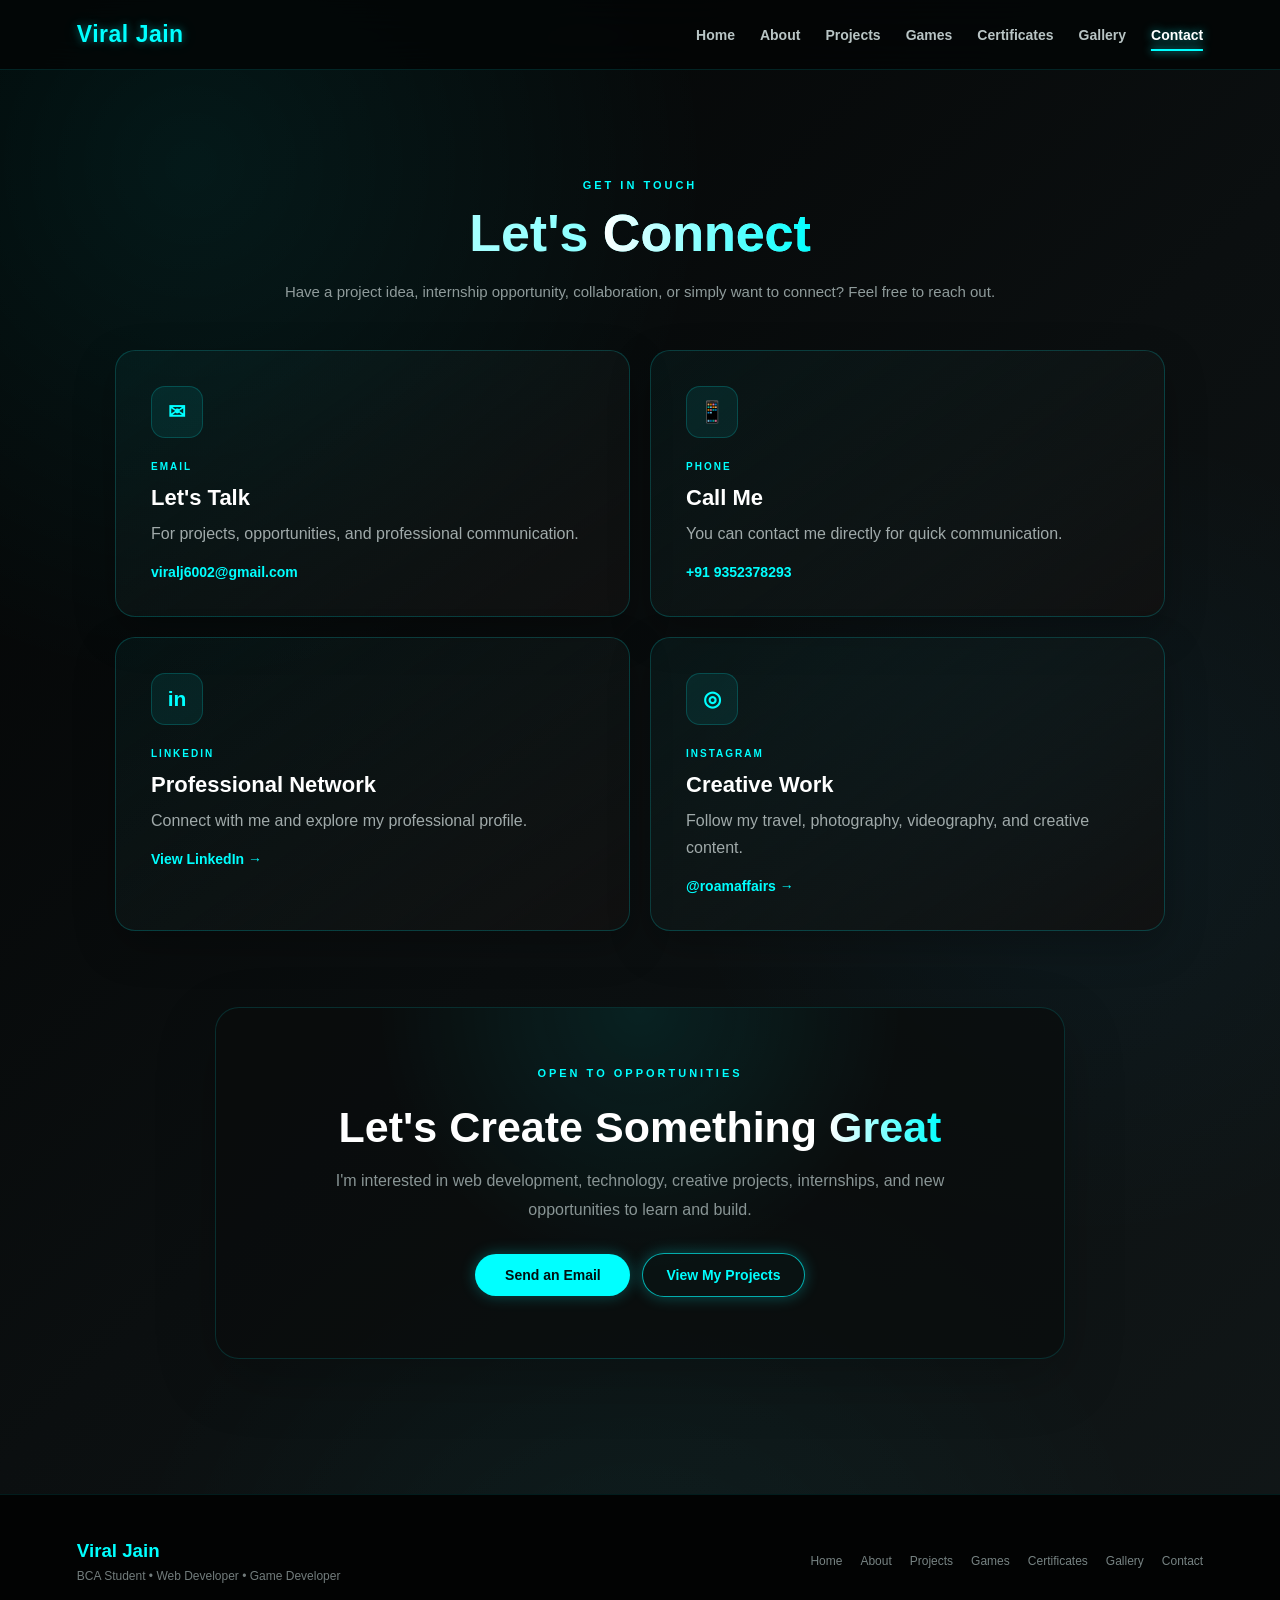
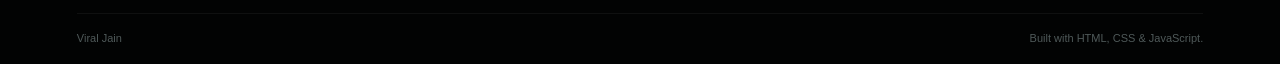
<file: contact.html>
<!doctype html>
<html lang="en">
  <head>
    <meta charset="UTF-8" />

    <meta name="viewport" content="width=device-width, initial-scale=1.0" />

    <meta
      name="description"
      content="Contact Viral Jain for web development, creative projects, and collaboration opportunities."
    />

    <title>Contact | Viral Jain</title>

    <link rel="stylesheet" href="style.css" />
  </head>

  <body>
       <!-- =========================
       NAVBAR
  ========================== -->

    <nav class="navbar">
      <div class="logo">Viral Jain</div>

      <button
        class="menu-toggle"
        id="menuToggle"
        aria-label="Open navigation"
        aria-expanded="false"
        type="button"
      >
        ☰
      </button>

      <div class="nav-links" id="navLinks">
        <a href="index.html"> Home </a>

        <a href="about.html"> About </a>

        <a href="projects.html"> Projects </a>

        <a href="games.html"> Games </a>

        <a href="certifications.html"> Certificates </a>

        <a href="gallery.html"> Gallery </a>

        <a href="contact.html" class="active"> Contact </a>
      </div>
    </nav>
    <!-- ================= CONTACT SECTION ================= -->
    <section class="page-section contact-page">
      <div class="section-heading">
        <span class="section-tag">GET IN TOUCH</span>

        <h1>
          Let's
          <span class="gradient-text">Connect</span>
        </h1>

        <p>
          Have a project idea, internship opportunity, collaboration, or simply
          want to connect? Feel free to reach out.
        </p>
      </div>

      <!-- ================= CONTACT GRID ================= -->
      <div class="contact-grid">
        <!-- EMAIL -->
        <div class="contact-box contact-card">
          <div class="contact-icon">✉</div>

          <span class="contact-label">EMAIL</span>

          <h3>Let's Talk</h3>

          <p>For projects, opportunities, and professional communication.</p>

          <a href="mailto:viralj6002@gmail.com" class="contact-link">
            viralj6002@gmail.com
          </a>
        </div>

        <!-- PHONE -->
        <div class="contact-box contact-card">
          <div class="contact-icon">📱</div>

          <span class="contact-label">PHONE</span>

          <h3>Call Me</h3>

          <p>You can contact me directly for quick communication.</p>

          <a href="tel:+919352378293" class="contact-link"> +91 9352378293 </a>
        </div>

        <!-- LINKEDIN -->
        <div class="contact-box contact-card">
          <div class="contact-icon">in</div>

          <span class="contact-label">LINKEDIN</span>

          <h3>Professional Network</h3>

          <p>Connect with me and explore my professional profile.</p>

          <a
            href="https://www.linkedin.com/in/viral-jain-13a220308/"
            target="_blank"
            rel="noopener noreferrer"
            class="contact-link"
          >
            View LinkedIn →
          </a>
        </div>

        <!-- INSTAGRAM -->
        <div class="contact-box contact-card">
          <div class="contact-icon">◎</div>

          <span class="contact-label">INSTAGRAM</span>

          <h3>Creative Work</h3>

          <p>
            Follow my travel, photography, videography, and creative content.
          </p>

          <a
            href="https://www.instagram.com/roamaffairs/"
            target="_blank"
            rel="noopener noreferrer"
            class="contact-link"
          >
            @roamaffairs →
          </a>
        </div>
      </div>

      <!-- ================= CONTACT CTA ================= -->
      <div class="project-cta">
        <span class="section-tag">OPEN TO OPPORTUNITIES</span>

        <h2>
          Let's Create Something
          <span class="gradient-text">Great</span>
        </h2>

        <p>
          I'm interested in web development, technology, creative projects,
          internships, and new opportunities to learn and build.
        </p>

        <div class="project-buttons">
          <a href="mailto:viralj6002@gmail.com" class="btn"> Send an Email </a>

          <a href="projects.html" class="btn btn-outline"> View My Projects </a>
        </div>
      </div>
    </section>

        <!-- =========================
         FOOTER
    ========================== -->

    <footer>
      <div class="footer-content">
        <div class="footer-brand">
          <h3>Viral Jain</h3>

          <p>BCA Student • Web Developer • Game Developer</p>
        </div>

        <div class="footer-links">
          <a href="index.html"> Home </a>

          <a href="about.html"> About </a>

          <a href="projects.html"> Projects </a>

          <a href="games.html"> Games </a>

          <a href="certifications.html"> Certificates </a>

          <a href="gallery.html"> Gallery </a>

          <a href="contact.html"> Contact </a>
        </div>
      </div>

      <div class="footer-bottom">
        <p>Viral Jain</p>

        <p>Built with HTML, CSS & JavaScript.</p>
      </div>
    </footer>

    <!-- ================= SCRIPT ================= -->
    <script src="script.js"></script>
  </body>
</html>
</file>
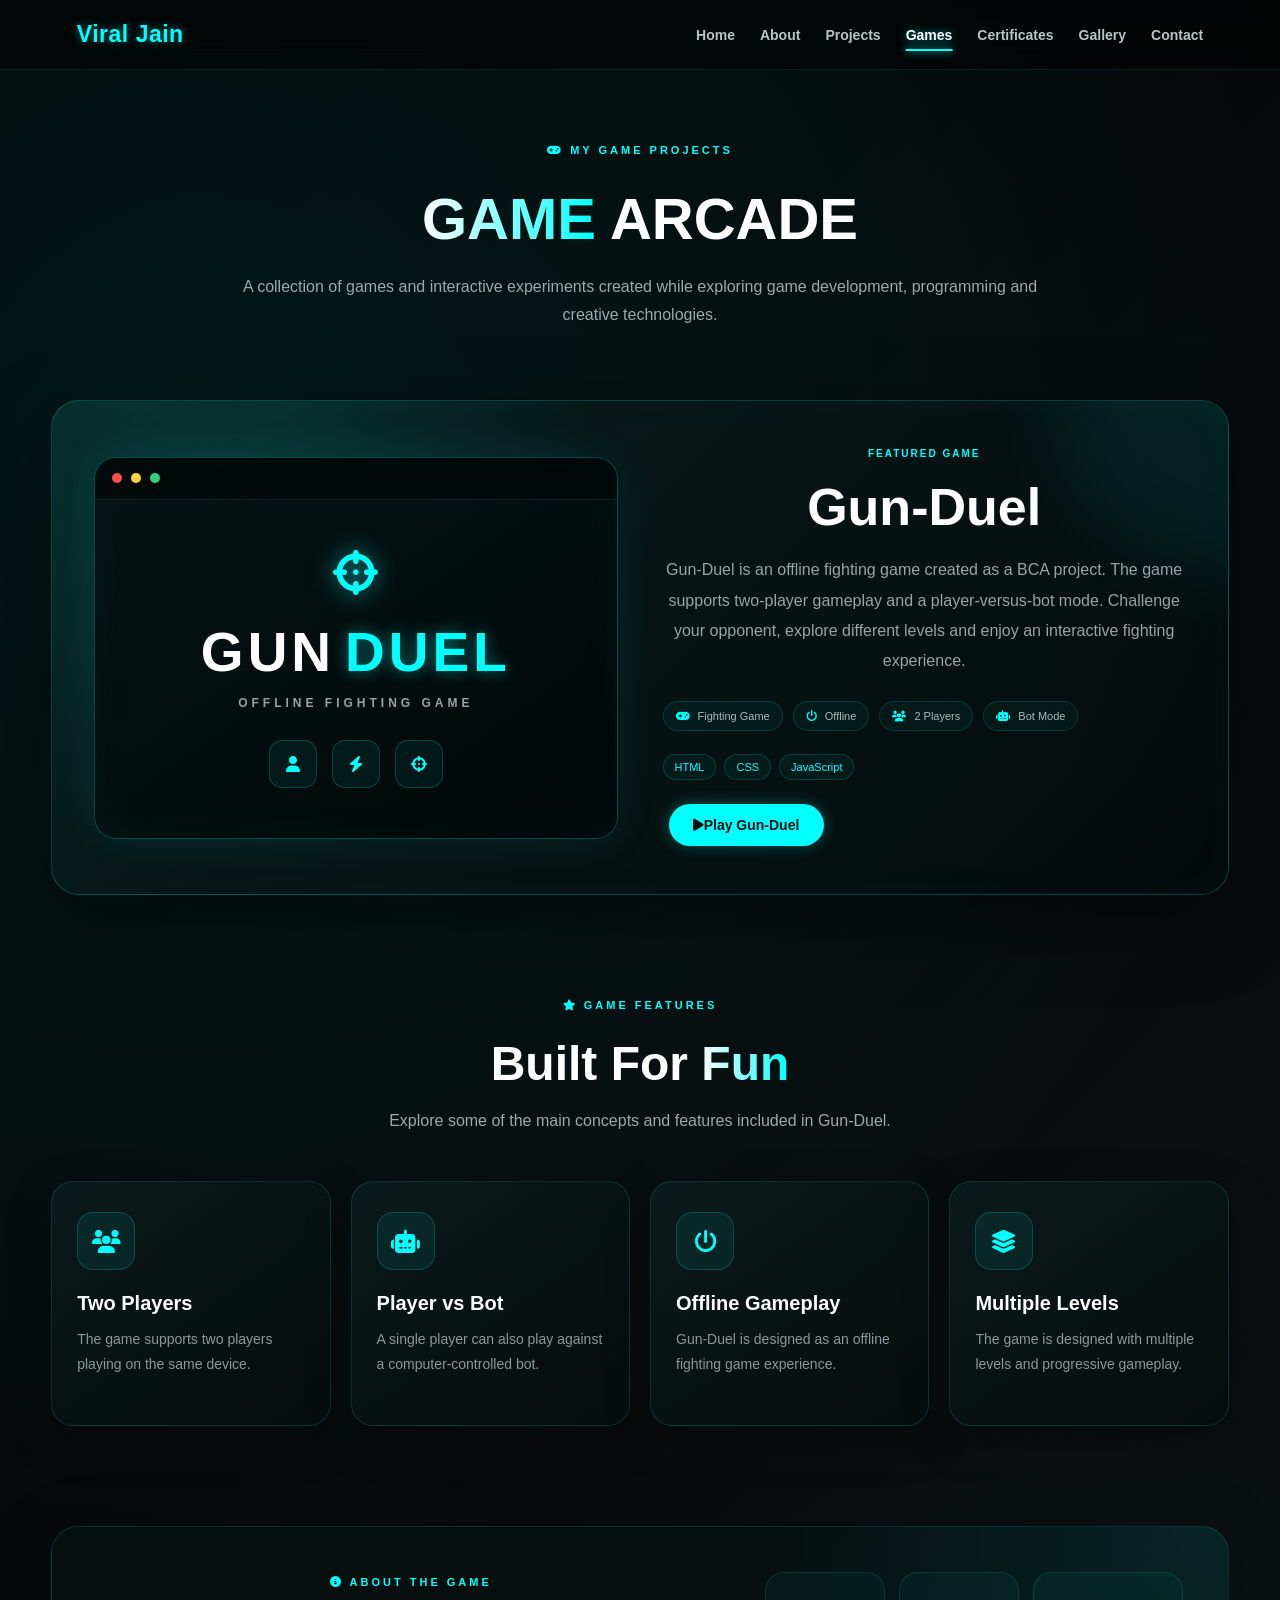
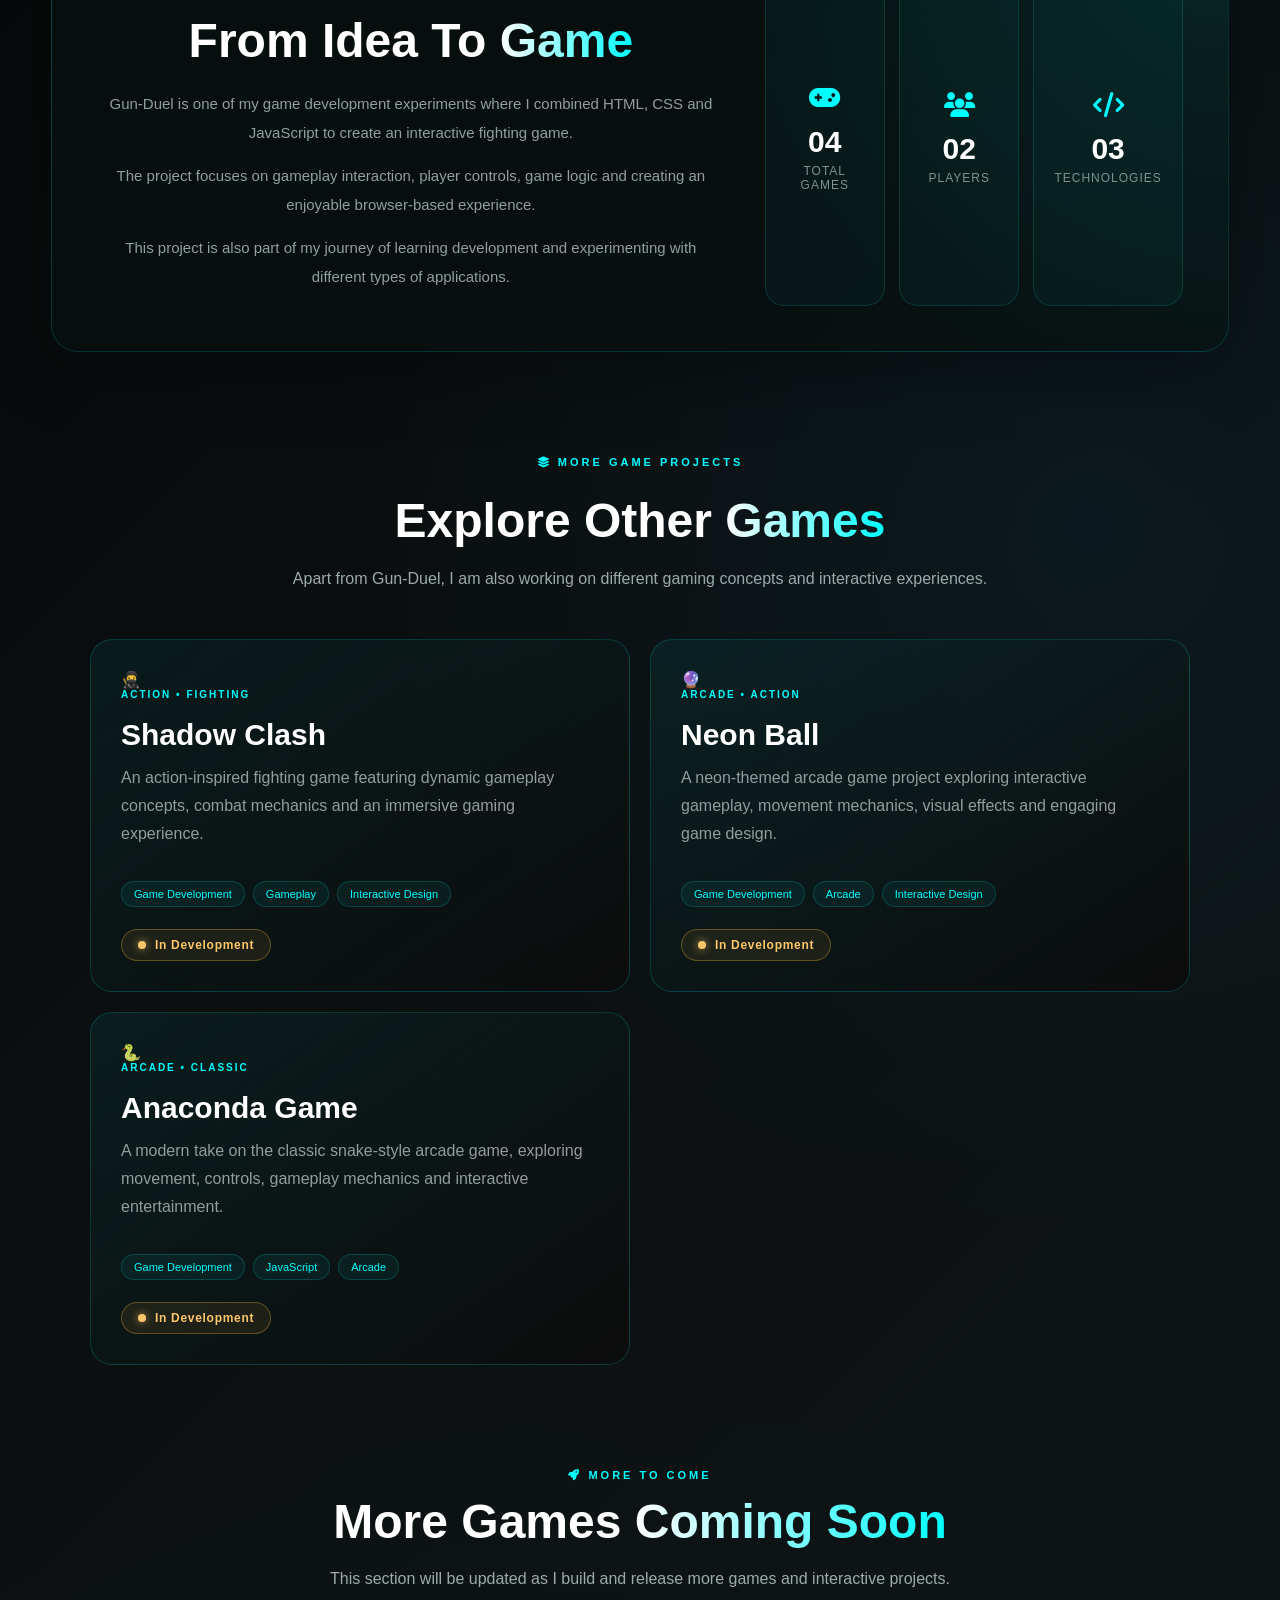
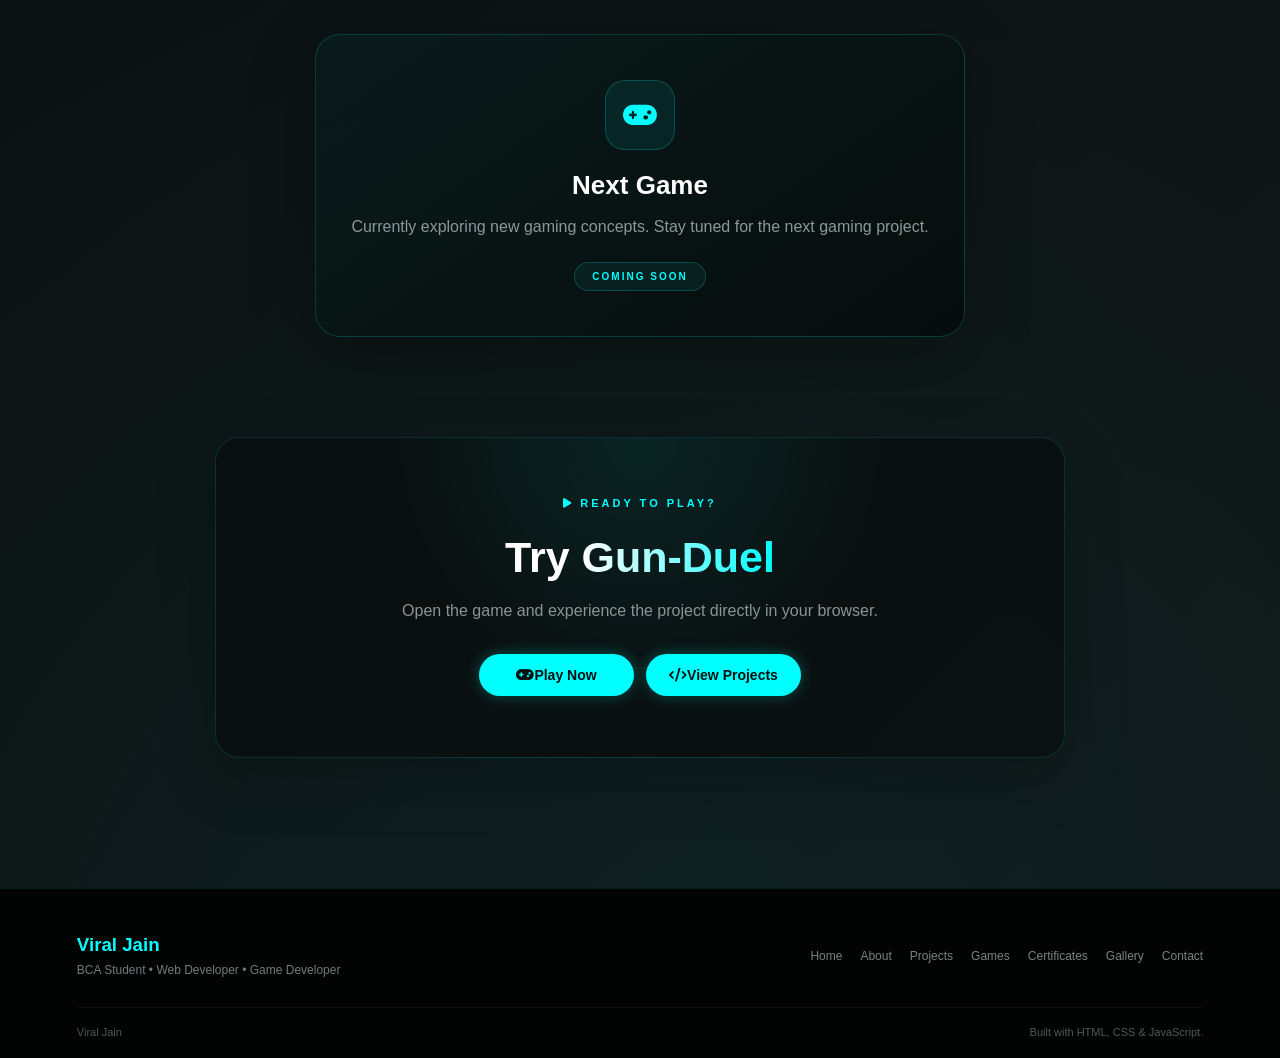
<file: games.html>
<!doctype html>
<html lang="en">
  <head>
    <meta charset="UTF-8" />
    <meta name="viewport" content="width=device-width, initial-scale=1.0" />

    <title>Games | Viral Jain</title>

    <meta
      name="description"
      content="Explore games created by Viral Jain, including Gun-Duel, Shadow Clash, Neon Ball and Anaconda Game."
    />

    <meta
      name="keywords"
      content="Viral Jain, Games, Gun Duel, Shadow Clash, Neon Ball, Anaconda Game, Web Games, JavaScript Games"
    />

    <meta name="author" content="Viral Jain" />
    <meta name="theme-color" content="#050707" />

    <link rel="stylesheet" href="style.css" />

    <link
      rel="stylesheet"
      href="https://cdnjs.cloudflare.com/ajax/libs/font-awesome/6.5.2/css/all.min.css"
    />

    <style>
      /* ================= GAME STATUS BADGE ================= */

      .game-status {
        display: inline-flex;
        align-items: center;
        justify-content: center;
        gap: 9px;
        padding: 9px 16px;
        margin-top: 18px;
        border: 1px solid rgba(255, 190, 70, 0.3);
        border-radius: 30px;
        background: rgba(255, 190, 70, 0.08);
        color: #ffc76b;
        font-size: 12px;
        font-weight: 600;
        letter-spacing: 0.7px;
        line-height: 1;
        white-space: nowrap;
      }

      .game-status .status-dot {
        display: inline-block;
        width: 8px;
        height: 8px;
        min-width: 8px;
        border-radius: 50%;
        background: #ffc76b;
        box-shadow: 0 0 8px rgba(255, 199, 107, 0.7);
      }

      /* ================= OTHER GAME CARDS ================= */

      .game-card-content {
        display: flex;
        flex-direction: column;
        align-items: flex-start;
      }

      .game-card-content .game-status {
        margin-top: auto;
        padding-top: 9px;
      }

      .game-card-content .project-tags {
        margin-top: 15px;
      }

      /* ================= MOBILE FIX ================= */

      @media (max-width: 600px) {
        .game-status {
          font-size: 11px;
          padding: 8px 13px;
        }
      }
    </style>
  </head>

  <body>
    <!-- ================= NAVBAR ================= -->

    <nav class="navbar">
      <div class="logo">Viral Jain</div>

      <button
        class="menu-toggle"
        id="menuToggle"
        aria-label="Open navigation"
        aria-expanded="false"
        type="button"
      >
        ☰
      </button>

      <div class="nav-links" id="navLinks">
        <a href="index.html">Home</a>
        <a href="about.html">About</a>
        <a href="projects.html">Projects</a>
        <a href="games.html" class="active">Games</a>
        <a href="certifications.html">Certificates</a>
        <a href="gallery.html">Gallery</a>
        <a href="contact.html">Contact</a>
      </div>
    </nav>

    <!-- ================= MAIN ================= -->

    <main class="page games-page">
      <!-- ================= HERO ================= -->

      <section class="section-heading page-hero">
        <span class="section-tag">
          <i class="fas fa-gamepad"></i>
          MY GAME PROJECTS
        </span>

        <h1><span class="gradient-text">GAME</span> ARCADE</h1>

        <p>
          A collection of games and interactive experiments created while
          exploring game development, programming and creative technologies.
        </p>
      </section>

      <!-- ================= FEATURED GAME : GUN-DUEL ================= -->

      <section class="game-featured">
        <div class="game-featured-visual">
          <div class="game-screen">
            <div class="game-screen-top">
              <span class="game-dot red"></span>
              <span class="game-dot yellow"></span>
              <span class="game-dot green"></span>
            </div>

            <div class="game-screen-content">
              <i class="fas fa-crosshairs game-crosshair"></i>

              <div class="game-title-display">
                <span>GUN</span>
                <strong>DUEL</strong>
              </div>

              <p>OFFLINE FIGHTING GAME</p>

              <div class="game-screen-icons">
                <span>
                  <i class="fas fa-user"></i>
                </span>

                <span>
                  <i class="fas fa-bolt"></i>
                </span>

                <span>
                  <i class="fas fa-crosshairs"></i>
                </span>
              </div>
            </div>
          </div>
        </div>

        <!-- GUN-DUEL INFORMATION -->

        <div class="game-featured-content">
          <span class="game-label">FEATURED GAME</span>

          <h2>Gun-Duel</h2>

          <p class="game-description">
            Gun-Duel is an offline fighting game created as a BCA project. The
            game supports two-player gameplay and a player-versus-bot mode.
            Challenge your opponent, explore different levels and enjoy an
            interactive fighting experience.
          </p>

          <div class="game-info-tags">
            <span>
              <i class="fas fa-gamepad"></i>
              Fighting Game
            </span>

            <span>
              <i class="fas fa-power-off"></i>
              Offline
            </span>

            <span>
              <i class="fas fa-users"></i>
              2 Players
            </span>

            <span>
              <i class="fas fa-robot"></i>
              Bot Mode
            </span>
          </div>

          <div class="project-tech">
            <span>HTML</span>
            <span>CSS</span>
            <span>JavaScript</span>
          </div>

          <div class="project-buttons">
            <a
              href="https://viraljainhacker.github.io/Gun-Duel/"
              target="_blank"
              rel="noopener noreferrer"
              class="btn primary-btn"
            >
              <i class="fas fa-play"></i>
              Play Gun-Duel
            </a>
          </div>
        </div>
      </section>

      <!-- ================= GUN-DUEL FEATURES ================= -->

      <section class="games-details">
        <div class="section-heading">
          <span class="section-tag">
            <i class="fas fa-star"></i>
            GAME FEATURES
          </span>

          <h2>
            Built For
            <span class="gradient-text">Fun</span>
          </h2>

          <p>
            Explore some of the main concepts and features included in Gun-Duel.
          </p>
        </div>

        <div class="game-feature-grid">
          <!-- TWO PLAYERS -->

          <div class="game-feature-card">
            <div class="game-feature-icon">
              <i class="fas fa-users"></i>
            </div>

            <h3>Two Players</h3>

            <p>The game supports two players playing on the same device.</p>
          </div>

          <!-- PLAYER VS BOT -->

          <div class="game-feature-card">
            <div class="game-feature-icon">
              <i class="fas fa-robot"></i>
            </div>

            <h3>Player vs Bot</h3>

            <p>
              A single player can also play against a computer-controlled bot.
            </p>
          </div>

          <!-- OFFLINE GAMEPLAY -->

          <div class="game-feature-card">
            <div class="game-feature-icon">
              <i class="fas fa-power-off"></i>
            </div>

            <h3>Offline Gameplay</h3>

            <p>Gun-Duel is designed as an offline fighting game experience.</p>
          </div>

          <!-- MULTIPLE LEVELS -->

          <div class="game-feature-card">
            <div class="game-feature-icon">
              <i class="fas fa-layer-group"></i>
            </div>

            <h3>Multiple Levels</h3>

            <p>
              The game is designed with multiple levels and progressive
              gameplay.
            </p>
          </div>
        </div>
      </section>

      <!-- ================= ABOUT GUN-DUEL ================= -->

      <section class="game-about">
        <div class="game-about-content">
          <span class="section-tag">
            <i class="fas fa-info-circle"></i>
            ABOUT THE GAME
          </span>

          <h2>
            From Idea To
            <span class="gradient-text">Game</span>
          </h2>

          <p>
            Gun-Duel is one of my game development experiments where I combined
            HTML, CSS and JavaScript to create an interactive fighting game.
          </p>

          <p>
            The project focuses on gameplay interaction, player controls, game
            logic and creating an enjoyable browser-based experience.
          </p>

          <p>
            This project is also part of my journey of learning development and
            experimenting with different types of applications.
          </p>
        </div>

        <div class="game-about-stats">
          <div class="game-stat">
            <i class="fas fa-gamepad"></i>
            <strong>04</strong>
            <span>Total Games</span>
          </div>

          <div class="game-stat">
            <i class="fas fa-users"></i>
            <strong>02</strong>
            <span>Players</span>
          </div>

          <div class="game-stat">
            <i class="fas fa-code"></i>
            <strong>03</strong>
            <span>Technologies</span>
          </div>
        </div>
      </section>

      <!-- ================= OTHER GAMES ================= -->

      <section class="games-details">
        <div class="section-heading">
          <span class="section-tag">
            <i class="fas fa-layer-group"></i>
            MORE GAME PROJECTS
          </span>

          <h2>
            Explore Other
            <span class="gradient-text">Games</span>
          </h2>

          <p>
            Apart from Gun-Duel, I am also working on different gaming concepts
            and interactive experiences.
          </p>
        </div>

        <div class="game-grid">
          <!-- SHADOW CLASH -->

          <article class="game-card">
            <div class="game-card-content">
              <div class="game-icon">🥷</div>

              <span class="game-label">ACTION • FIGHTING</span>

              <h3>Shadow Clash</h3>

              <p>
                An action-inspired fighting game featuring dynamic gameplay
                concepts, combat mechanics and an immersive gaming experience.
              </p>

              <div class="project-tags">
                <span>Game Development</span>
                <span>Gameplay</span>
                <span>Interactive Design</span>
              </div>

              <div class="game-status">
                <span class="status-dot"></span>
                In Development
              </div>
            </div>
          </article>

          <!-- NEON BALL -->

          <article class="game-card">
            <div class="game-card-content">
              <div class="game-icon">🔮</div>

              <span class="game-label">ARCADE • ACTION</span>

              <h3>Neon Ball</h3>

              <p>
                A neon-themed arcade game project exploring interactive
                gameplay, movement mechanics, visual effects and engaging game
                design.
              </p>

              <div class="project-tags">
                <span>Game Development</span>
                <span>Arcade</span>
                <span>Interactive Design</span>
              </div>

              <div class="game-status">
                <span class="status-dot"></span>
                In Development
              </div>
            </div>
          </article>

          <!-- ANACONDA GAME -->

          <article class="game-card">
            <div class="game-card-content">
              <div class="game-icon">🐍</div>

              <span class="game-label">ARCADE • CLASSIC</span>

              <h3>Anaconda Game</h3>

              <p>
                A modern take on the classic snake-style arcade game, exploring
                movement, controls, gameplay mechanics and interactive
                entertainment.
              </p>

              <div class="project-tags">
                <span>Game Development</span>
                <span>JavaScript</span>
                <span>Arcade</span>
              </div>

              <div class="game-status">
                <span class="status-dot"></span>
                In Development
              </div>
            </div>
          </article>
        </div>
      </section>

      <!-- ================= MORE GAMES COMING SOON ================= -->

      <section class="games-coming-soon">
        <div class="section-heading">
          <span class="section-tag">
            <i class="fas fa-rocket"></i>
            MORE TO COME
          </span>

          <h2>
            More Games
            <span class="gradient-text">Coming Soon</span>
          </h2>

          <p>
            This section will be updated as I build and release more games and
            interactive projects.
          </p>
        </div>

        <div class="coming-soon-card">
          <div class="coming-soon-icon">
            <i class="fas fa-gamepad"></i>
          </div>

          <h3>Next Game</h3>

          <p>
            Currently exploring new gaming concepts. Stay tuned for the next
            gaming project.
          </p>

          <span class="coming-badge">COMING SOON</span>
        </div>
      </section>

      <!-- ================= CTA ================= -->

      <section class="project-cta">
        <span class="section-tag">
          <i class="fas fa-play"></i>
          READY TO PLAY?
        </span>

        <h2>
          Try
          <span class="gradient-text">Gun-Duel</span>
        </h2>

        <p>
          Open the game and experience the project directly in your browser.
        </p>

        <div class="project-buttons">
          <a
            href="https://viraljainhacker.github.io/Gun-Duel/"
            target="_blank"
            rel="noopener noreferrer"
            class="btn primary-btn"
          >
            <i class="fas fa-gamepad"></i>
            Play Now
          </a>

          <a href="projects.html" class="btn secondary-btn">
            <i class="fas fa-code"></i>
            View Projects
          </a>
        </div>
      </section>
    </main>

    <!-- ================= FOOTER ================= -->

    <footer>
      <div class="footer-content">
        <div class="footer-brand">
          <h3>Viral Jain</h3>

          <p>BCA Student • Web Developer • Game Developer</p>
        </div>

        <div class="footer-links">
          <a href="index.html">Home</a>
          <a href="about.html">About</a>
          <a href="projects.html">Projects</a>
          <a href="games.html">Games</a>
          <a href="certifications.html">Certificates</a>
          <a href="gallery.html">Gallery</a>
          <a href="contact.html">Contact</a>
        </div>
      </div>

      <div class="footer-bottom">
        <p>Viral Jain</p>
        <p>Built with HTML, CSS & JavaScript.</p>
      </div>
    </footer>

    <!-- ================= JAVASCRIPT ================= -->

    <script src="script.js"></script>
  </body>
</html>
</file>
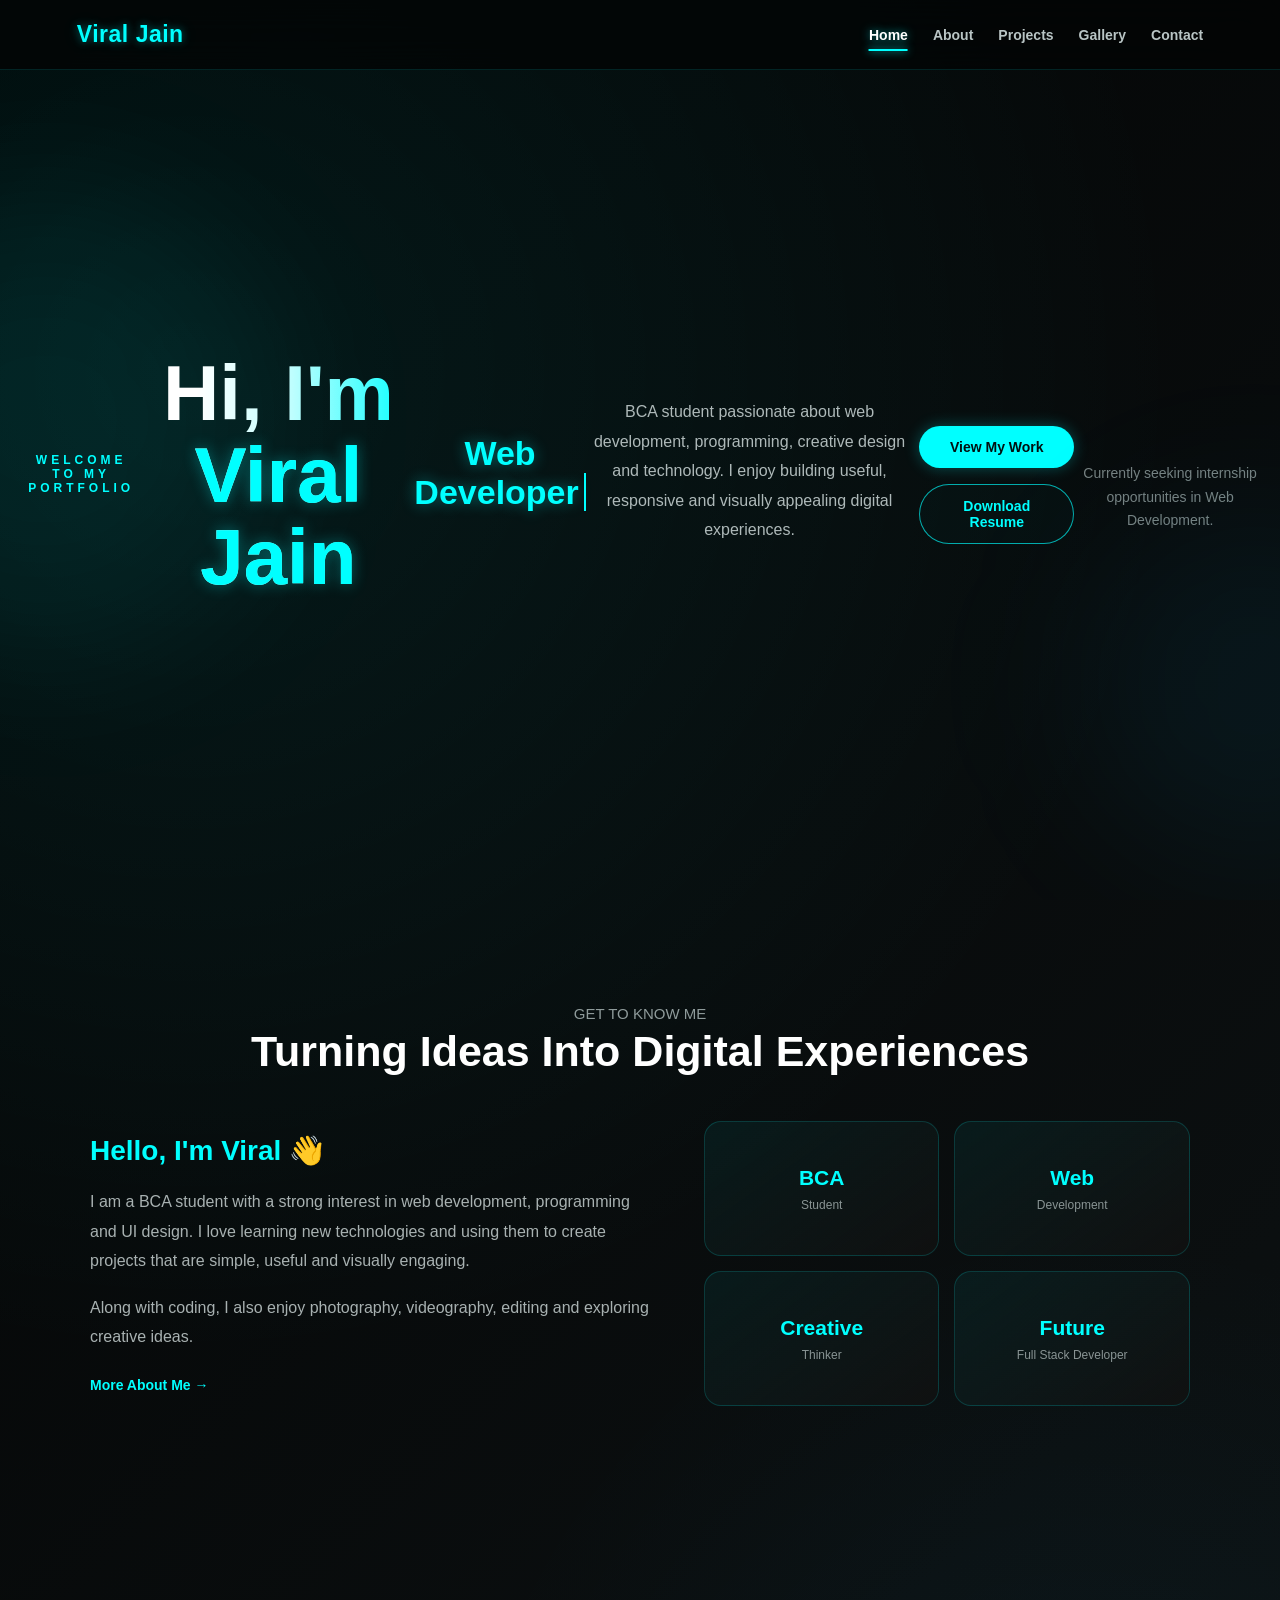
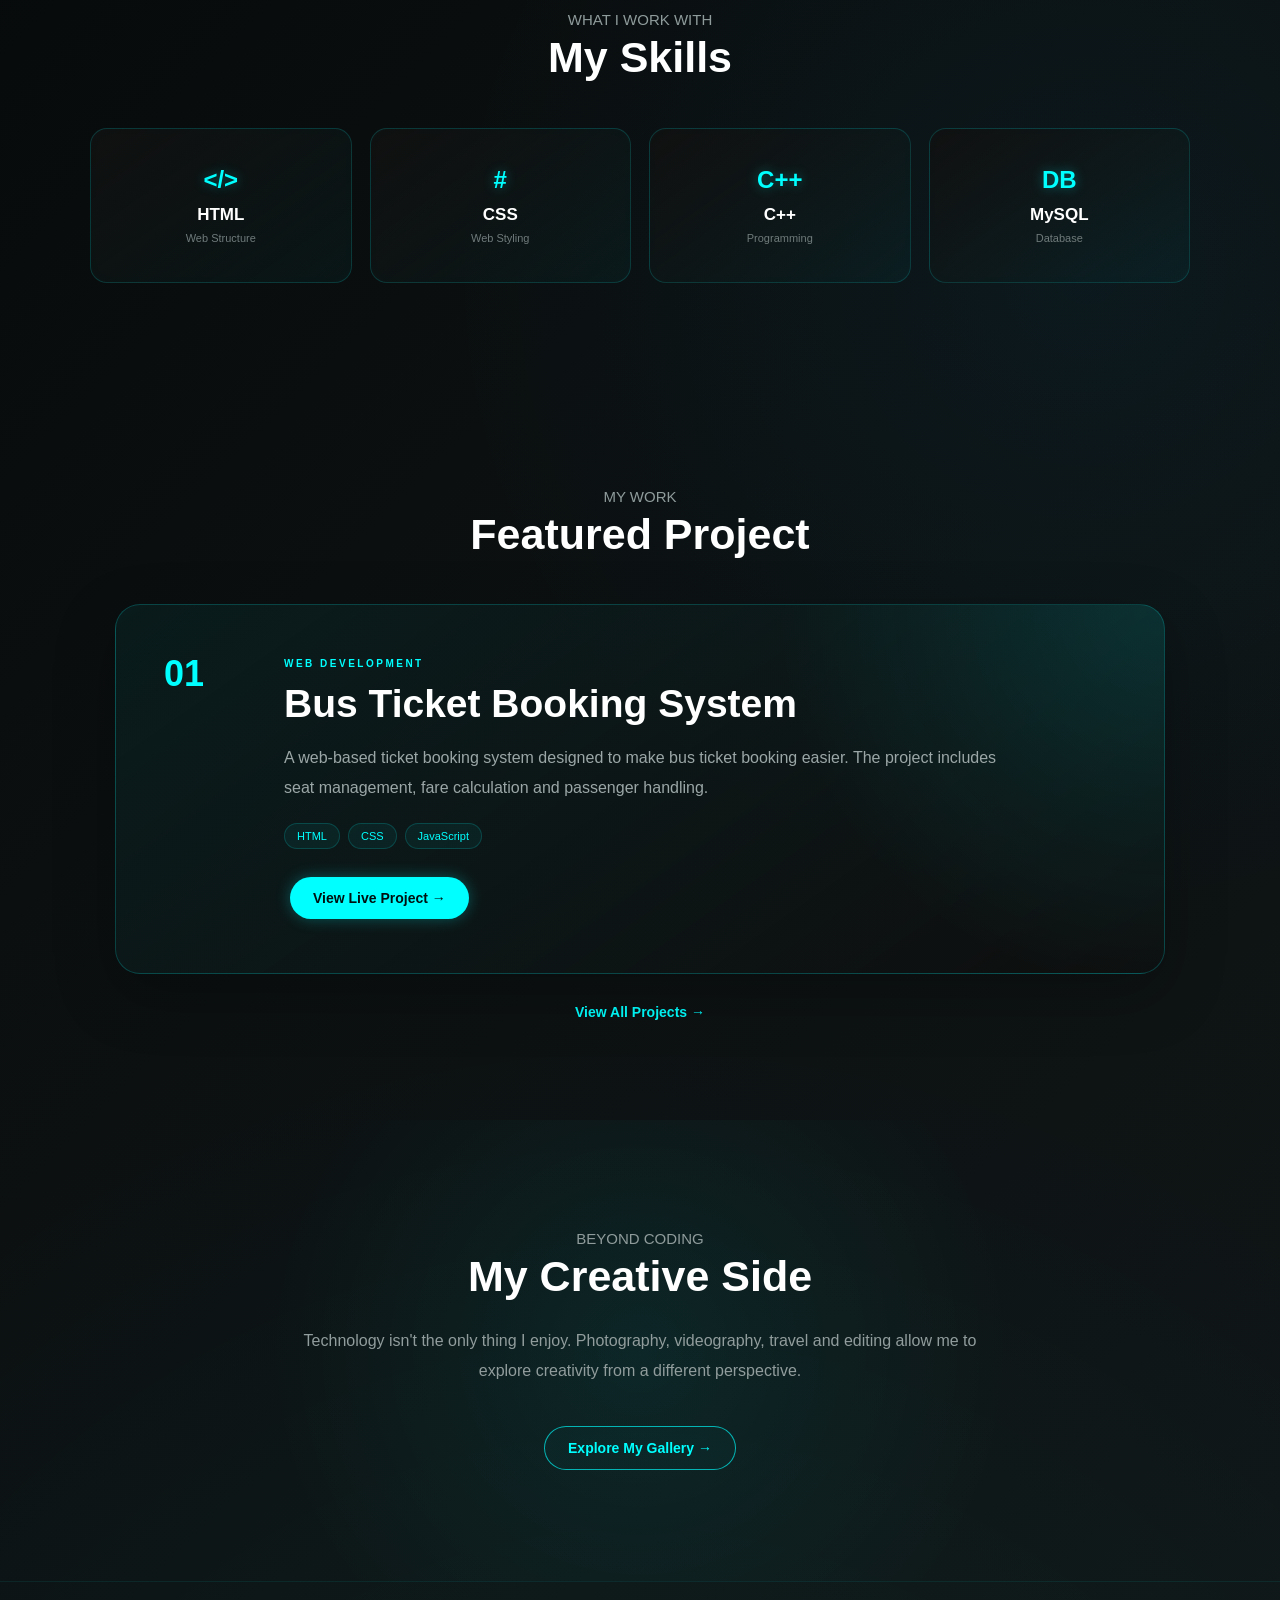
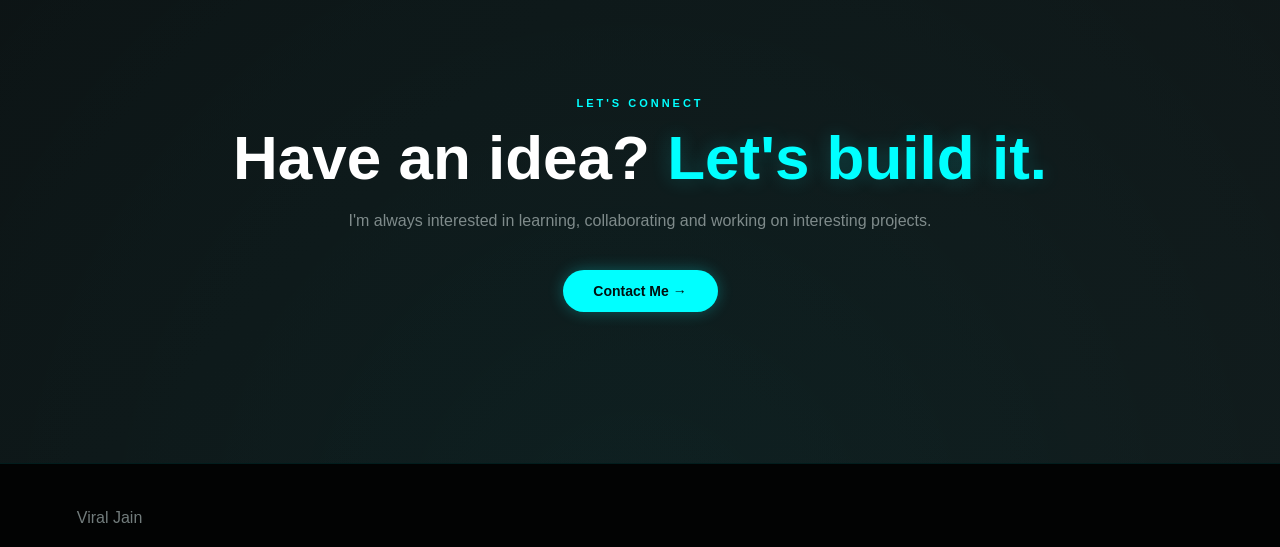
<file: home.html>
<!doctype html>
<html lang="en">
  <head>
    <meta charset="UTF-8" />

    <meta name="viewport" content="width=device-width, initial-scale=1.0" />

    <meta
      name="description"
      content="Viral Jain - BCA Student, Web Developer, Web Designer and Tech Enthusiast."
    />

    <title>Viral Jain | Web Developer</title>

    <link rel="stylesheet" href="style.css" />
  </head>

  <body>
    <!-- =========================
         NAVBAR
    ========================== -->

    <nav class="navbar">
      <div class="logo">Viral Jain</div>

      <button class="menu-toggle" id="menuToggle" aria-label="Open navigation">
        ☰
      </button>

      <div class="nav-links" id="navLinks">
        <a href="home.html">Home</a>
        <a href="about.html">About</a>
        <a href="projects.html">Projects</a>
        <a href="gallery.html">Gallery</a>
        <a href="contact.html">Contact</a>
      </div>
    </nav>

    <!-- =========================
         HERO
    ========================== -->

    <section class="hero">
      <p class="hero-small-text">WELCOME TO MY PORTFOLIO</p>

      <h1>Hi, I'm <span>Viral Jain</span></h1>

      <h2>
        <span class="typing"></span>
      </h2>

      <p class="hero-description">
        BCA student passionate about web development, programming, creative
        design and technology. I enjoy building useful, responsive and visually
        appealing digital experiences.
      </p>

      <div class="hero-buttons">
        <a href="projects.html" class="btn"> View My Work </a>

        <a href="Viral_Jain_Resume.pdf" class="btn-outline" download>
          Download Resume
        </a>
      </div>

      <p class="highlight">
        Currently seeking internship opportunities in Web Development.
      </p>
    </section>

    <!-- =========================
         QUICK INTRO
    ========================== -->

    <section class="intro-section">
      <div class="section-heading">
        <p>GET TO KNOW ME</p>
        <h2>Turning Ideas Into Digital Experiences</h2>
      </div>

      <div class="intro-content">
        <div class="intro-text">
          <h3>Hello, I'm Viral 👋</h3>

          <p>
            I am a BCA student with a strong interest in web development,
            programming and UI design. I love learning new technologies and
            using them to create projects that are simple, useful and visually
            engaging.
          </p>

          <p>
            Along with coding, I also enjoy photography, videography, editing
            and exploring creative ideas.
          </p>

          <a href="about.html" class="text-link"> More About Me → </a>
        </div>

        <div class="intro-card">
          <div class="intro-card-item">
            <strong>BCA</strong>
            <span>Student</span>
          </div>

          <div class="intro-card-item">
            <strong>Web</strong>
            <span>Development</span>
          </div>

          <div class="intro-card-item">
            <strong>Creative</strong>
            <span>Thinker</span>
          </div>

          <div class="intro-card-item">
            <strong>Future</strong>
            <span>Full Stack Developer</span>
          </div>
        </div>
      </div>
    </section>

    <!-- =========================
         SKILLS
    ========================== -->

    <section class="skills">
      <div class="section-heading">
        <p>WHAT I WORK WITH</p>
        <h2>My Skills</h2>
      </div>

      <div class="skills-container">
        <div class="skill-box">
          <span class="skill-icon">&lt;/&gt;</span>
          <strong>HTML</strong>
          <small>Web Structure</small>
        </div>

        <div class="skill-box">
          <span class="skill-icon">#</span>
          <strong>CSS</strong>
          <small>Web Styling</small>
        </div>

        <div class="skill-box">
          <span class="skill-icon">C++</span>
          <strong>C++</strong>
          <small>Programming</small>
        </div>

        <div class="skill-box">
          <span class="skill-icon">DB</span>
          <strong>MySQL</strong>
          <small>Database</small>
        </div>
      </div>
    </section>

    <!-- =========================
         FEATURED PROJECT
    ========================== -->

    <section class="featured-project">
      <div class="section-heading">
        <p>MY WORK</p>
        <h2>Featured Project</h2>
      </div>

      <div class="featured-project-card">
        <div class="project-number">01</div>

        <div class="featured-project-content">
          <span class="project-label"> WEB DEVELOPMENT </span>

          <h3>Bus Ticket Booking System</h3>

          <p>
            A web-based ticket booking system designed to make bus ticket
            booking easier. The project includes seat management, fare
            calculation and passenger handling.
          </p>

          <div class="project-tags">
            <span>HTML</span>
            <span>CSS</span>
            <span>JavaScript</span>
          </div>

          <a
            href="https://viraljainhacker.github.io/Tripzo/"
            target="_blank"
            class="btn"
          >
            View Live Project →
          </a>
        </div>
      </div>

      <a href="projects.html" class="all-projects"> View All Projects → </a>
    </section>

    <!-- =========================
         CREATIVE SIDE
    ========================== -->

    <section class="creative-section">
      <div class="section-heading">
        <p>BEYOND CODING</p>
        <h2>My Creative Side</h2>
      </div>

      <p class="creative-description">
        Technology isn't the only thing I enjoy. Photography, videography,
        travel and editing allow me to explore creativity from a different
        perspective.
      </p>

      <a href="gallery.html" class="btn-outline"> Explore My Gallery → </a>
    </section>

    <!-- =========================
         CONTACT CTA
    ========================== -->

    <section class="contact-cta">
      <p>LET'S CONNECT</p>

      <h2>
        Have an idea?
        <span>Let's build it.</span>
      </h2>

      <p>
        I'm always interested in learning, collaborating and working on
        interesting projects.
      </p>

      <a href="contact.html" class="btn"> Contact Me → </a>
    </section>

    <!-- =========================
         FOOTER
    ========================== -->

    <footer>
      <p>Viral Jain</p>
    </footer>

    <script src="script.js"></script>
  </body>
</html>
</file>
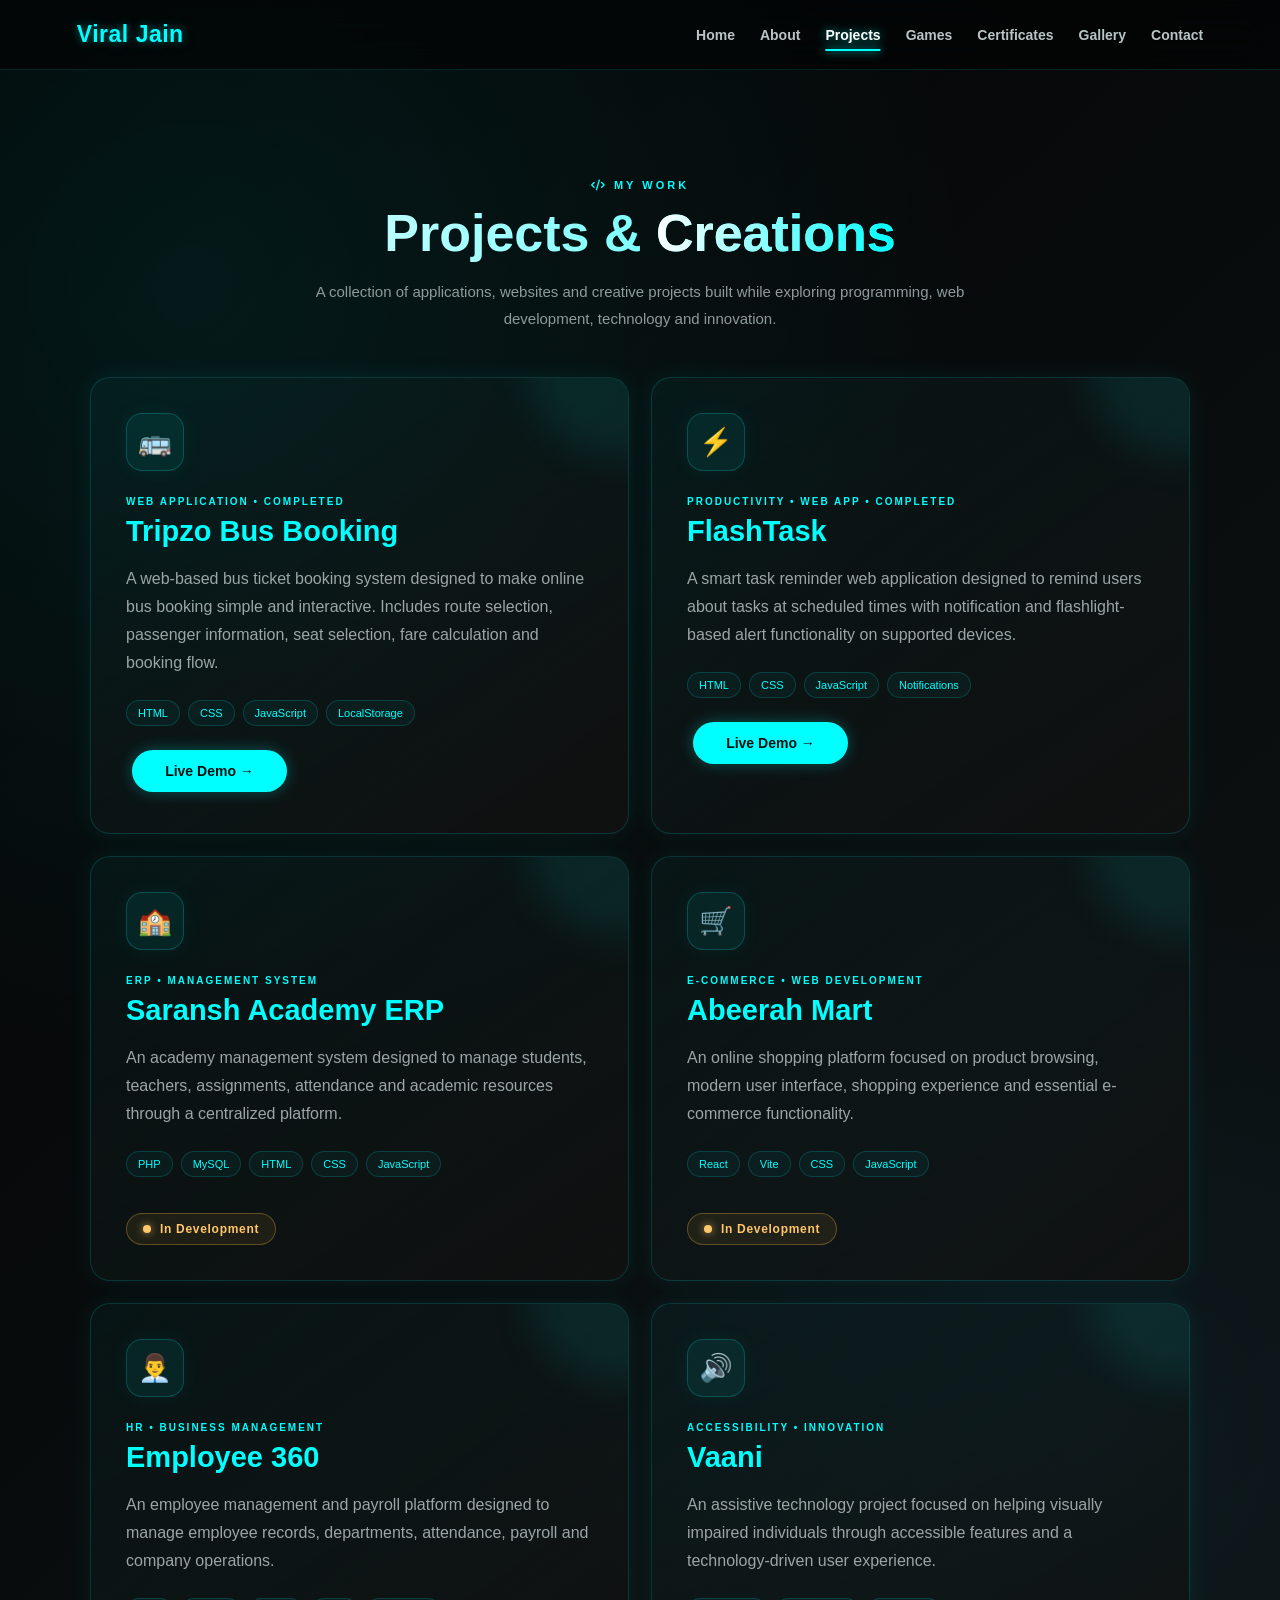
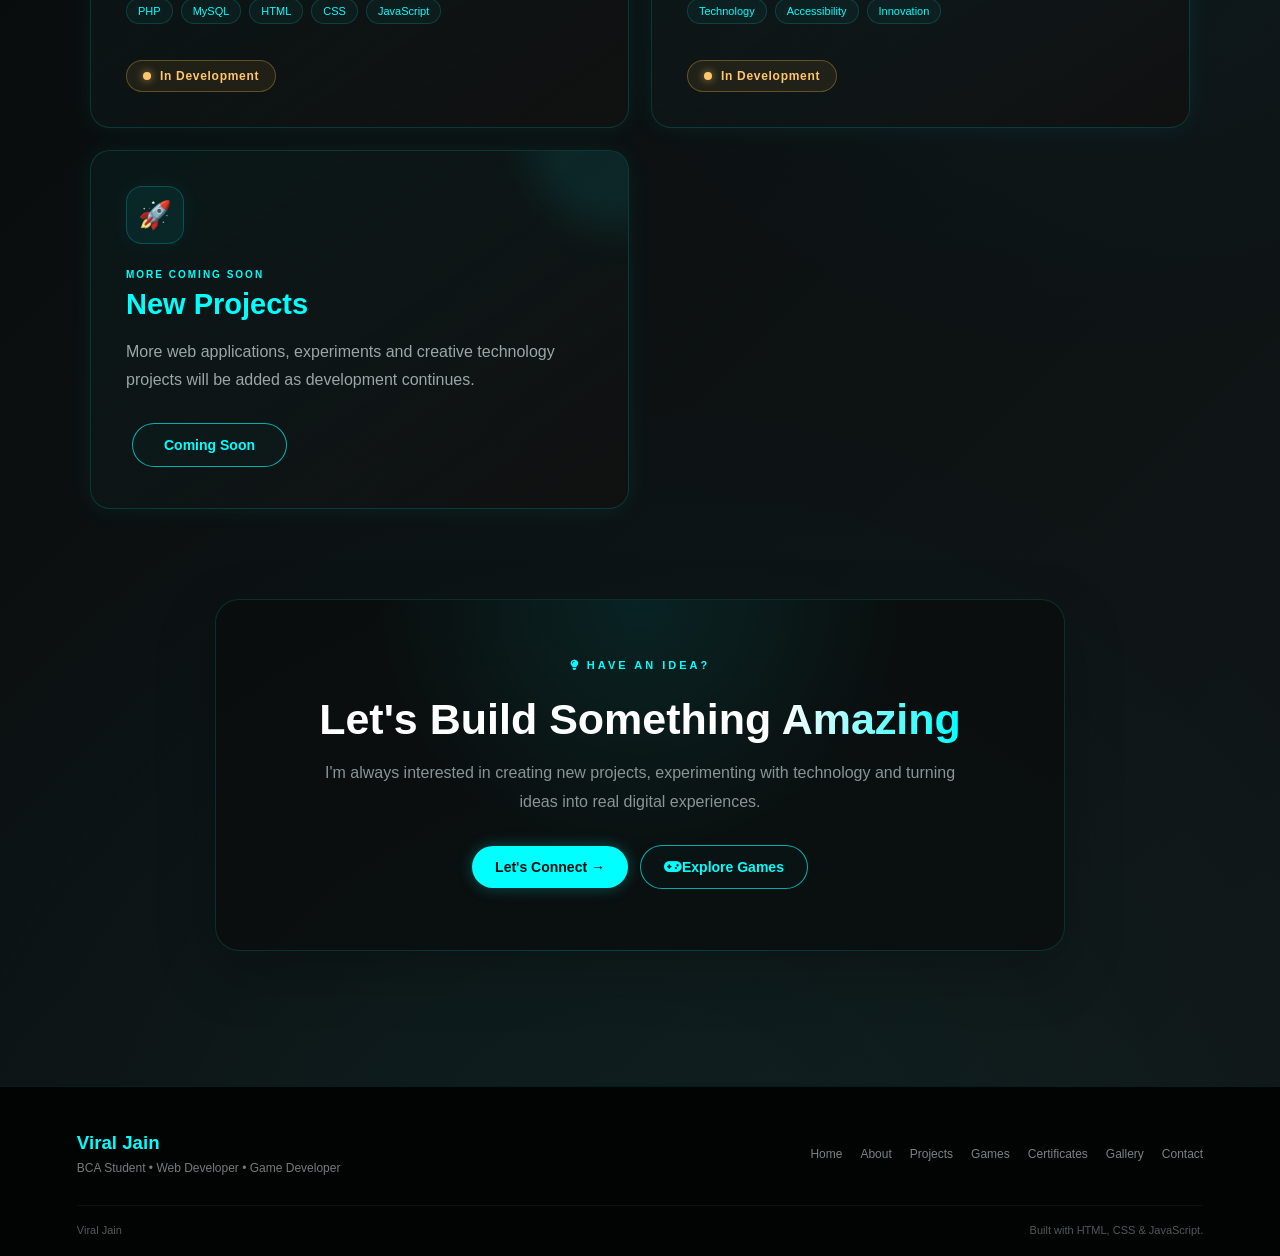
<file: projects.html>
<!doctype html>
<html lang="en">
  <head>
    <meta charset="UTF-8" />
    <meta name="viewport" content="width=device-width, initial-scale=1.0" />

    <meta
      name="description"
      content="Explore Viral Jain's web development projects, applications and creative digital work."
    />

    <meta
      name="keywords"
      content="Viral Jain Projects, Web Development Projects, HTML, CSS, JavaScript, MySQL"
    />

    <meta name="author" content="Viral Jain" />
    <meta name="theme-color" content="#050707" />

    <title>Projects | Viral Jain</title>

    <link rel="stylesheet" href="style.css" />

    <!-- Font Awesome -->
    <link
      rel="stylesheet"
      href="https://cdnjs.cloudflare.com/ajax/libs/font-awesome/6.5.2/css/all.min.css"
    />

    <!-- Project Status Badge Styling -->
    <style>
      .project-status {
        display: inline-flex;
        align-items: center;
        justify-content: center;
        gap: 9px;
        padding: 9px 16px;
        margin-top: 18px;
        border: 1px solid rgba(255, 190, 70, 0.3);
        border-radius: 30px;
        background: rgba(255, 190, 70, 0.08);
        color: #ffc76b;
        font-size: 12px;
        font-weight: 600;
        letter-spacing: 0.7px;
        line-height: 1;
        white-space: nowrap;
      }

      .project-status .status-dot {
        display: inline-block;
        width: 8px;
        height: 8px;
        min-width: 8px;
        border-radius: 50%;
        background: #ffc76b;
        box-shadow: 0 0 8px rgba(255, 199, 107, 0.7);
      }

      @media (max-width: 600px) {
        .project-status {
          font-size: 11px;
          padding: 8px 13px;
        }
      }
    </style>
  </head>

  <body>
    <!-- ================= NAVBAR ================= -->

    <nav class="navbar">
      <div class="logo">Viral Jain</div>

      <button
        class="menu-toggle"
        id="menuToggle"
        aria-label="Open navigation"
        aria-expanded="false"
        type="button"
      >
        ☰
      </button>

      <div class="nav-links" id="navLinks">
        <a href="index.html">Home</a>
        <a href="about.html">About</a>
        <a href="projects.html" class="active">Projects</a>
        <a href="games.html">Games</a>
        <a href="certifications.html">Certificates</a>
        <a href="gallery.html">Gallery</a>
        <a href="contact.html">Contact</a>
      </div>
    </nav>

    <!-- ================= MAIN ================= -->

    <main>
      <section class="page-section projects-page">
        <!-- ================= HERO ================= -->

        <div class="section-heading">
          <span class="section-tag">
            <i class="fas fa-code"></i>
            MY WORK
          </span>

          <h1>
            Projects &
            <span class="gradient-text">Creations</span>
          </h1>

          <p>
            A collection of applications, websites and creative projects built
            while exploring programming, web development, technology and
            innovation.
          </p>
        </div>

        <!-- ================= PROJECT GRID ================= -->

        <div class="projects-grid">
          <!-- ====================================== -->
          <!-- COMPLETED PROJECTS -->
          <!-- ====================================== -->

          <!-- PROJECT 1 : TRIPZO -->

          <article class="project-card">
            <div class="project-icon">🚌</div>

            <div class="project-content">
              <span class="project-category">WEB APPLICATION • COMPLETED</span>

              <h3>Tripzo Bus Booking</h3>

              <p>
                A web-based bus ticket booking system designed to make online
                bus booking simple and interactive. Includes route selection,
                passenger information, seat selection, fare calculation and
                booking flow.
              </p>

              <div class="project-tech">
                <span>HTML</span>
                <span>CSS</span>
                <span>JavaScript</span>
                <span>LocalStorage</span>
              </div>

              <div class="project-buttons">
                <a
                  href="https://viraljainhacker.github.io/Tripzo/"
                  target="_blank"
                  rel="noopener noreferrer"
                  class="btn"
                >
                  Live Demo →
                </a>
              </div>
            </div>
          </article>

          <!-- PROJECT 2 : FLASHTASK -->

          <article class="project-card">
            <div class="project-icon">⚡</div>

            <div class="project-content">
              <span class="project-category"
                >PRODUCTIVITY • WEB APP • COMPLETED</span
              >

              <h3>FlashTask</h3>

              <p>
                A smart task reminder web application designed to remind users
                about tasks at scheduled times with notification and
                flashlight-based alert functionality on supported devices.
              </p>

              <div class="project-tech">
                <span>HTML</span>
                <span>CSS</span>
                <span>JavaScript</span>
                <span>Notifications</span>
              </div>

              <div class="project-buttons">
                <a
                  href="https://viraljainhacker.github.io/FlashTask/"
                  target="_blank"
                  rel="noopener noreferrer"
                  class="btn"
                >
                  Live Demo →
                </a>
              </div>
            </div>
          </article>

          <!-- ====================================== -->
          <!-- IN DEVELOPMENT PROJECTS -->
          <!-- ====================================== -->

          <!-- PROJECT 3 : SARANSH ACADEMY ERP -->

          <article class="project-card">
            <div class="project-icon">🏫</div>

            <div class="project-content">
              <span class="project-category">ERP • MANAGEMENT SYSTEM</span>

              <h3>Saransh Academy ERP</h3>

              <p>
                An academy management system designed to manage students,
                teachers, assignments, attendance and academic resources through
                a centralized platform.
              </p>

              <div class="project-tech">
                <span>PHP</span>
                <span>MySQL</span>
                <span>HTML</span>
                <span>CSS</span>
                <span>JavaScript</span>
              </div>

              <div class="project-buttons">
                <span class="project-status">
                  <span class="status-dot"></span>
                  In Development
                </span>
              </div>
            </div>
          </article>

          <!-- PROJECT 4 : ABEEERAH MART -->

          <article class="project-card">
            <div class="project-icon">🛒</div>

            <div class="project-content">
              <span class="project-category">
                E-COMMERCE • WEB DEVELOPMENT
              </span>

              <h3>Abeerah Mart</h3>

              <p>
                An online shopping platform focused on product browsing, modern
                user interface, shopping experience and essential e-commerce
                functionality.
              </p>

              <div class="project-tech">
                <span>React</span>
                <span>Vite</span>
                <span>CSS</span>
                <span>JavaScript</span>
              </div>

              <div class="project-buttons">
                <span class="project-status">
                  <span class="status-dot"></span>
                  In Development
                </span>
              </div>
            </div>
          </article>

          <!-- PROJECT 5 : EMPLOYEE 360 -->

          <article class="project-card">
            <div class="project-icon">👨‍💼</div>

            <div class="project-content">
              <span class="project-category">HR • BUSINESS MANAGEMENT</span>

              <h3>Employee 360</h3>

              <p>
                An employee management and payroll platform designed to manage
                employee records, departments, attendance, payroll and company
                operations.
              </p>

              <div class="project-tech">
                <span>PHP</span>
                <span>MySQL</span>
                <span>HTML</span>
                <span>CSS</span>
                <span>JavaScript</span>
              </div>

              <div class="project-buttons">
                <span class="project-status">
                  <span class="status-dot"></span>
                  In Development
                </span>
              </div>
            </div>
          </article>

          <!-- PROJECT 6 : VAANI -->

          <article class="project-card">
            <div class="project-icon">🔊</div>

            <div class="project-content">
              <span class="project-category">ACCESSIBILITY • INNOVATION</span>

              <h3>Vaani</h3>

              <p>
                An assistive technology project focused on helping visually
                impaired individuals through accessible features and a
                technology-driven user experience.
              </p>

              <div class="project-tech">
                <span>Technology</span>
                <span>Accessibility</span>
                <span>Innovation</span>
              </div>

              <div class="project-buttons">
                <span class="project-status">
                  <span class="status-dot"></span>
                  In Development
                </span>
              </div>
            </div>
          </article>

          <!-- ====================================== -->
          <!-- COMING SOON -->
          <!-- ====================================== -->

          <!-- PROJECT 7 : NEW PROJECTS -->

          <article class="project-card project-coming-soon">
            <div class="project-icon">🚀</div>

            <div class="project-content">
              <span class="project-category">MORE COMING SOON</span>

              <h3>New Projects</h3>

              <p>
                More web applications, experiments and creative technology
                projects will be added as development continues.
              </p>

              <div class="project-buttons">
                <span class="btn-outline"> Coming Soon </span>
              </div>
            </div>
          </article>
        </div>

        <!-- ================= CTA ================= -->

        <div class="project-cta">
          <span class="section-tag">
            <i class="fas fa-lightbulb"></i>
            HAVE AN IDEA?
          </span>

          <h2>
            Let's Build Something
            <span class="gradient-text">Amazing</span>
          </h2>

          <p>
            I'm always interested in creating new projects, experimenting with
            technology and turning ideas into real digital experiences.
          </p>

          <div class="project-buttons">
            <a href="contact.html" class="btn"> Let's Connect → </a>

            <a href="games.html" class="btn-outline">
              <i class="fas fa-gamepad"></i>
              Explore Games
            </a>
          </div>
        </div>
      </section>
    </main>

    <!-- ================= FOOTER ================= -->

    <footer>
      <div class="footer-content">
        <div class="footer-brand">
          <h3>Viral Jain</h3>

          <p>BCA Student • Web Developer • Game Developer</p>
        </div>

        <div class="footer-links">
          <a href="index.html">Home</a>
          <a href="about.html">About</a>
          <a href="projects.html">Projects</a>
          <a href="games.html">Games</a>
          <a href="certifications.html">Certificates</a>
          <a href="gallery.html">Gallery</a>
          <a href="contact.html">Contact</a>
        </div>
      </div>

      <div class="footer-bottom">
        <p>Viral Jain</p>

        <p>Built with HTML, CSS & JavaScript.</p>
      </div>
    </footer>

    <!-- ================= JAVASCRIPT ================= -->

    <script src="script.js"></script>
  </body>
</html>
</file>
<file: style.css>
/* =========================================================
   VIRAL JAIN PORTFOLIO
   MODERN DARK + CYAN DEVELOPER THEME
========================================================= */

/* =========================================================
   GLOBAL
========================================================= */

* {
  margin: 0;
  padding: 0;
  box-sizing: border-box;
  font-family: "Segoe UI", Arial, sans-serif;
}

html {
  scroll-behavior: smooth;
  scroll-padding-top: 80px;
}

body {
  background:
    radial-gradient(
      circle at 15% 10%,
      rgba(0, 255, 255, 0.08),
      transparent 28%
    ),
    radial-gradient(
      circle at 85% 50%,
      rgba(0, 180, 255, 0.05),
      transparent 30%
    ),
    radial-gradient(
      circle at 50% 100%,
      rgba(0, 255, 255, 0.05),
      transparent 30%
    ),
    linear-gradient(135deg, #020303, #0b0f10 50%, #111718);

  color: #ffffff;
  min-height: 100vh;
  overflow-x: hidden;
}

body::selection {
  background: #00ffff;
  color: #000;
}

img {
  max-width: 100%;
  height: auto;
  display: block;
}

a {
  -webkit-tap-highlight-color: transparent;
}

button {
  font-family: inherit;
}

section {
  position: relative;
}

/* =========================================================
   SCROLLBAR
========================================================= */

::-webkit-scrollbar {
  width: 8px;
}

::-webkit-scrollbar-track {
  background: #050505;
}

::-webkit-scrollbar-thumb {
  background: #00ffff;
  border-radius: 20px;
}

::-webkit-scrollbar-thumb:hover {
  background: #ffffff;
}

/* =========================================================
   NAVBAR
========================================================= */

.navbar {
  width: 100%;
  min-height: 70px;

  padding: 17px 6%;

  display: flex;
  align-items: center;
  justify-content: space-between;
  gap: 30px;

  position: sticky;
  top: 0;
  z-index: 1000;

  background: rgba(3, 5, 5, 0.82);
  backdrop-filter: blur(18px);
  -webkit-backdrop-filter: blur(18px);

  border-bottom: 1px solid rgba(0, 255, 255, 0.12);
}

.logo {
  color: #00ffff;

  font-size: 23px;
  font-weight: 800;

  letter-spacing: 0.5px;

  text-shadow:
    0 0 8px rgba(0, 255, 255, 0.4),
    0 0 20px rgba(0, 255, 255, 0.15);

  white-space: nowrap;
}

.nav-links {
  display: flex;
  align-items: center;
  gap: 25px;
}

.nav-links a {
  position: relative;

  color: #b9c5c5;
  text-decoration: none;

  font-size: 14px;
  font-weight: 600;

  transition: 0.3s ease;
}

.nav-links a::after {
  content: "";

  position: absolute;

  width: 0;
  height: 2px;

  left: 50%;
  bottom: -8px;

  transform: translateX(-50%);

  background: #00ffff;

  box-shadow: 0 0 8px #00ffff;

  transition: 0.3s ease;
}

.nav-links a:hover,
.nav-links a.active {
  color: #ffffff;

  text-shadow: 0 0 10px rgba(0, 255, 255, 0.6);
}

.nav-links a:hover::after,
.nav-links a.active::after {
  width: 100%;
}

/* Hamburger */

.menu-toggle {
  display: none;

  border: none;
  background: transparent;

  color: #00ffff;

  font-size: 30px;
  line-height: 1;

  cursor: pointer;

  transition: 0.3s ease;
}

.menu-toggle:hover {
  color: #ffffff;

  transform: scale(1.08);
}

/* =========================================================
   COMMON SECTION
========================================================= */

.section-heading {
  text-align: center;
  margin-bottom: 45px;
}

.section-heading p {
  color: #00ffff;

  font-size: 11px;
  font-weight: 800;

  letter-spacing: 3px;

  margin-bottom: 11px;
}

.section-heading h2 {
  color: #ffffff;

  font-size: clamp(28px, 5vw, 43px);

  line-height: 1.15;
}

.section-description {
  width: min(720px, 90%);

  margin: -20px auto 35px;

  color: #929e9e;

  text-align: center;

  line-height: 1.8;
  font-size: 15px;
}

/* =========================================================
   HERO
========================================================= */

.hero {
  min-height: calc(100vh - 70px);

  padding: 100px 20px;

  display: flex;
  align-items: center;
  justify-content: center;

  text-align: center;

  overflow: hidden;
}

.hero::before {
  content: "";

  position: absolute;

  width: 450px;
  height: 450px;

  left: -180px;
  top: 15%;

  background: rgba(0, 255, 255, 0.07);

  border-radius: 50%;

  filter: blur(80px);

  pointer-events: none;
}

.hero::after {
  content: "";

  position: absolute;

  width: 350px;
  height: 350px;

  right: -150px;
  bottom: 5%;

  background: rgba(0, 190, 255, 0.06);

  border-radius: 50%;

  filter: blur(80px);

  pointer-events: none;
}

.hero-content {
  position: relative;
  z-index: 2;

  max-width: 900px;
}

.hero-small-text {
  color: #00ffff;

  font-size: 12px;
  font-weight: 800;

  letter-spacing: 4px;

  margin-bottom: 22px;

  animation: fadeUp 0.7s ease both;
}

.hero h1 {
  margin-bottom: 18px;

  font-size: clamp(42px, 7vw, 78px);

  line-height: 1.05;

  font-weight: 800;

  background: linear-gradient(90deg, #ffffff 20%, #bffefe 55%, #00ffff 100%);

  background-clip: text;
  -webkit-background-clip: text;

  -webkit-text-fill-color: transparent;

  animation: fadeUp 0.8s ease both;
}

.hero h1 span {
  color: #00ffff;

  -webkit-text-fill-color: #00ffff;

  text-shadow: 0 0 15px rgba(0, 255, 255, 0.35);
}

.hero h2 {
  min-height: 45px;

  margin-bottom: 25px;

  color: #00ffff;

  font-size: clamp(22px, 4vw, 34px);

  text-shadow: 0 0 15px rgba(0, 255, 255, 0.4);

  animation: fadeUp 1s ease both;
}

.typing {
  border-right: 2px solid #00ffff;

  padding-right: 5px;

  animation: blink 0.8s infinite;
}

.hero-description {
  width: min(720px, 90%);

  margin: 0 auto 28px;

  color: #aeb9b9;

  line-height: 1.85;

  font-size: 16px;

  animation: fadeUp 1.1s ease both;
}

.hero-buttons {
  display: flex;

  flex-wrap: wrap;

  justify-content: center;

  align-items: center;

  gap: 4px;

  animation: fadeUp 1.2s ease both;
}

.highlight {
  max-width: 680px;

  margin: 25px auto 0;

  color: #768181;

  font-size: 14px;

  line-height: 1.7;

  animation: fadeUp 1.3s ease both;
}

/* =========================================================
   BUTTONS
========================================================= */

.btn,
.btn-outline {
  display: inline-flex;

  align-items: center;
  justify-content: center;

  min-width: 155px;

  padding: 13px 23px;

  margin: 6px;

  border-radius: 30px;

  text-decoration: none;

  font-size: 14px;
  font-weight: 700;

  transition:
    transform 0.3s ease,
    box-shadow 0.3s ease,
    background 0.3s ease,
    color 0.3s ease;
}

.btn {
  color: #001010;

  background: #00ffff;

  box-shadow: 0 0 15px rgba(0, 255, 255, 0.28);
}

.btn:hover {
  color: #000;

  background: #ffffff;

  transform: translateY(-4px);

  box-shadow: 0 0 30px rgba(0, 255, 255, 0.55);
}

.btn-outline {
  color: #00ffff;

  background: rgba(0, 255, 255, 0.02);

  border: 1px solid rgba(0, 255, 255, 0.65);
}

.btn-outline:hover {
  color: #000;

  background: #00ffff;

  transform: translateY(-4px);

  box-shadow: 0 0 25px rgba(0, 255, 255, 0.45);
}

/* =========================================================
   STATS
========================================================= */

.stats-section {
  width: min(1050px, 90%);

  margin: 0 auto;

  padding: 20px 0 80px;
}

.stats-container {
  display: grid;

  grid-template-columns: repeat(4, 1fr);

  gap: 18px;
}

.stat-box {
  padding: 27px 15px;

  text-align: center;

  background: linear-gradient(
    145deg,
    rgba(0, 255, 255, 0.06),
    rgba(15, 15, 15, 0.9)
  );

  border: 1px solid rgba(0, 255, 255, 0.14);

  border-radius: 17px;

  transition: 0.3s ease;
}

.stat-box:hover {
  transform: translateY(-6px);

  border-color: rgba(0, 255, 255, 0.55);

  box-shadow: 0 10px 35px rgba(0, 255, 255, 0.1);
}

.stat-box strong {
  display: block;

  margin-bottom: 7px;

  color: #00ffff;

  font-size: 29px;
}

.stat-box span {
  color: #808d8d;

  font-size: 12px;

  text-transform: uppercase;

  letter-spacing: 1px;
}

/* =========================================================
   INTRO
========================================================= */

.intro-section {
  width: min(1100px, 90%);

  margin: auto;

  padding: 100px 0;
}

.intro-content {
  display: grid;

  grid-template-columns: 1.15fr 1fr;

  gap: 55px;

  align-items: center;
}

.intro-text h3 {
  color: #00ffff;

  font-size: 28px;

  margin-bottom: 20px;
}

.intro-text p {
  color: #a8b1b1;

  line-height: 1.85;

  margin-bottom: 17px;
}

.text-link {
  display: inline-block;

  margin-top: 8px;

  color: #00ffff;

  text-decoration: none;

  font-size: 14px;

  font-weight: 700;

  transition: 0.3s ease;
}

.text-link:hover {
  color: #ffffff;

  transform: translateX(4px);
}

.intro-card {
  display: grid;

  grid-template-columns: 1fr 1fr;

  gap: 15px;
}

.intro-card-item {
  min-height: 135px;

  padding: 25px 18px;

  display: flex;

  flex-direction: column;

  align-items: center;
  justify-content: center;

  text-align: center;

  background: linear-gradient(
    145deg,
    rgba(0, 255, 255, 0.06),
    rgba(17, 17, 17, 0.85)
  );

  border: 1px solid rgba(0, 255, 255, 0.16);

  border-radius: 17px;

  transition: 0.3s ease;
}

.intro-card-item:hover {
  transform: translateY(-7px);

  border-color: #00ffff;

  box-shadow: 0 0 25px rgba(0, 255, 255, 0.15);
}

.intro-card-item strong {
  display: block;

  color: #00ffff;

  font-size: 21px;

  margin-bottom: 8px;
}

.intro-card-item span {
  color: #899494;

  font-size: 12px;
}

/* =========================================================
   SKILLS
========================================================= */

.skills {
  padding: 100px 20px;

  text-align: center;
}

.skills-container {
  width: min(1100px, 90%);

  margin: auto;

  display: grid;

  grid-template-columns: repeat(4, 1fr);

  gap: 18px;
}

.skill-box {
  min-height: 155px;

  padding: 25px 18px;

  display: flex;

  flex-direction: column;

  align-items: center;
  justify-content: center;

  background: linear-gradient(
    145deg,
    rgba(17, 17, 17, 0.95),
    rgba(0, 255, 255, 0.035)
  );

  border: 1px solid rgba(0, 255, 255, 0.16);

  border-radius: 17px;

  box-shadow: inset 0 0 15px rgba(0, 255, 255, 0.015);

  transition: 0.35s ease;
}

.skill-box:hover {
  transform: translateY(-8px);

  border-color: #00ffff;

  box-shadow:
    0 12px 30px rgba(0, 255, 255, 0.12),
    inset 0 0 18px rgba(0, 255, 255, 0.04);
}

.skill-icon {
  color: #00ffff;

  font-size: 24px;

  font-weight: 800;

  margin-bottom: 11px;

  text-shadow: 0 0 12px rgba(0, 255, 255, 0.35);
}

.skill-box strong {
  font-size: 17px;
}

.skill-box small {
  margin-top: 7px;

  color: #6f7a7a;

  font-size: 11px;
}

/* =========================================================
   FEATURED PROJECT
========================================================= */

.featured-project {
  width: min(1050px, 90%);

  margin: auto;

  padding: 100px 0;
}

.featured-project-card {
  position: relative;

  display: grid;

  grid-template-columns: 90px 1fr;

  gap: 30px;

  padding: 48px;

  overflow: hidden;

  background:
    radial-gradient(
      circle at 100% 0%,
      rgba(0, 255, 255, 0.12),
      transparent 35%
    ),
    linear-gradient(145deg, rgba(0, 255, 255, 0.055), rgba(14, 14, 14, 0.96));

  border: 1px solid rgba(0, 255, 255, 0.2);

  border-radius: 25px;

  box-shadow: 0 20px 60px rgba(0, 0, 0, 0.25);

  transition: 0.35s ease;
}

.featured-project-card:hover {
  transform: translateY(-6px);

  border-color: rgba(0, 255, 255, 0.5);

  box-shadow: 0 20px 60px rgba(0, 255, 255, 0.08);
}

.project-number {
  color: #00ffff;

  font-size: 36px;

  font-weight: 800;
}

.project-label {
  display: inline-block;

  color: #00ffff;

  font-size: 10px;

  letter-spacing: 2.5px;

  font-weight: 800;
}

.featured-project-content h3 {
  font-size: clamp(25px, 4vw, 39px);

  margin: 11px 0 17px;
}

.featured-project-content p {
  max-width: 720px;

  margin-bottom: 20px;

  color: #9ba6a6;

  line-height: 1.85;
}

.project-tags {
  display: flex;

  flex-wrap: wrap;

  gap: 8px;

  margin-bottom: 22px;
}

.project-tags span {
  padding: 6px 12px;

  border-radius: 20px;

  background: rgba(0, 255, 255, 0.055);

  border: 1px solid rgba(0, 255, 255, 0.17);

  color: #00ffff;

  font-size: 11px;
}

.project-buttons {
  display: flex;

  flex-wrap: wrap;

  align-items: center;
}

.all-projects {
  display: block;

  margin-top: 30px;

  color: #00ffff;

  text-align: center;

  text-decoration: none;

  font-size: 14px;

  font-weight: 700;

  transition: 0.3s ease;
}

.all-projects:hover {
  color: #ffffff;

  transform: translateY(-2px);
}

/* =========================================================
   GAME ARCADE
========================================================= */

.game-section {
  padding: 105px 20px;

  background: radial-gradient(
    circle at 50% 40%,
    rgba(0, 255, 255, 0.06),
    transparent 48%
  );
}

.game-preview-container {
  width: min(1100px, 90%);

  margin: auto;

  display: grid;

  grid-template-columns: 1.5fr 0.8fr;

  gap: 22px;
}

.game-card {
  overflow: hidden;

  background: linear-gradient(
    145deg,
    rgba(0, 255, 255, 0.06),
    rgba(12, 12, 12, 0.96)
  );

  border: 1px solid rgba(0, 255, 255, 0.17);

  border-radius: 22px;

  transition: 0.35s ease;
}

.game-card:hover {
  transform: translateY(-7px);

  border-color: rgba(0, 255, 255, 0.55);

  box-shadow: 0 20px 50px rgba(0, 255, 255, 0.09);
}

.game-card-image {
  min-height: 230px;

  display: flex;

  align-items: center;
  justify-content: center;

  background:
    radial-gradient(circle, rgba(0, 255, 255, 0.13), transparent 55%), #070909;

  border-bottom: 1px solid rgba(0, 255, 255, 0.12);
}

.game-placeholder span {
  font-size: 75px;

  filter: drop-shadow(0 0 20px rgba(0, 255, 255, 0.5));

  animation: floating 3s ease-in-out infinite;
}

.game-card-content {
  padding: 30px;
}

.game-card-content h3 {
  font-size: 30px;

  margin: 10px 0 12px;
}

.game-card-content p {
  color: #929d9d;

  line-height: 1.75;

  margin-bottom: 18px;
}

.game-mini-grid {
  display: grid;

  grid-template-columns: 1fr;

  gap: 15px;
}

.game-mini-card {
  padding: 22px;

  display: flex;

  flex-direction: column;

  justify-content: center;

  background: rgba(15, 15, 15, 0.85);

  border: 1px solid rgba(0, 255, 255, 0.13);

  border-radius: 17px;

  transition: 0.3s ease;
}

.game-mini-card:hover {
  transform: translateX(5px);

  border-color: #00ffff;

  background: rgba(0, 255, 255, 0.04);
}

.game-mini-card span {
  font-size: 27px;

  margin-bottom: 8px;
}

.game-mini-card h4 {
  font-size: 17px;

  margin-bottom: 5px;
}

.game-mini-card p {
  color: #697575;

  font-size: 12px;
}

/* =========================================================
   CERTIFICATES
========================================================= */

.certificates-section {
  padding: 105px 20px;

  background: linear-gradient(
    180deg,
    transparent,
    rgba(0, 255, 255, 0.025),
    transparent
  );
}

.certificate-preview-grid {
  width: min(1100px, 90%);

  margin: auto;

  display: grid;

  grid-template-columns: repeat(3, 1fr);

  gap: 20px;
}

.certificate-card {
  min-height: 280px;

  padding: 30px 24px;

  display: flex;

  flex-direction: column;

  align-items: flex-start;

  justify-content: center;

  background: linear-gradient(
    145deg,
    rgba(17, 17, 17, 0.95),
    rgba(0, 255, 255, 0.035)
  );

  border: 1px solid rgba(0, 255, 255, 0.15);

  border-radius: 20px;

  transition: 0.35s ease;
}

.certificate-card:hover {
  transform: translateY(-8px);

  border-color: #00ffff;

  box-shadow: 0 18px 40px rgba(0, 255, 255, 0.1);
}

.certificate-icon {
  width: 55px;
  height: 55px;

  display: flex;

  align-items: center;
  justify-content: center;

  margin-bottom: 20px;

  background: rgba(0, 255, 255, 0.07);

  border: 1px solid rgba(0, 255, 255, 0.18);

  border-radius: 15px;

  font-size: 25px;
}

.certificate-card h3 {
  margin-bottom: 10px;

  font-size: 20px;
}

.certificate-card p {
  color: #7f8b8b;

  line-height: 1.65;

  font-size: 13px;

  margin-bottom: 12px;
}

/* =========================================================
   CREATIVE SECTION
========================================================= */

.creative-section {
  padding: 105px 20px;

  text-align: center;

  background: radial-gradient(
    circle at center,
    rgba(0, 255, 255, 0.07),
    transparent 55%
  );
}

.creative-description {
  width: min(720px, 90%);

  margin: -20px auto 35px;

  color: #919c9c;

  line-height: 1.85;
}

.creative-highlights {
  width: min(1000px, 90%);

  margin: 0 auto 35px;

  display: grid;

  grid-template-columns: repeat(3, 1fr);

  gap: 18px;
}

.creative-item {
  padding: 28px 20px;

  background: rgba(14, 14, 14, 0.75);

  border: 1px solid rgba(0, 255, 255, 0.13);

  border-radius: 18px;

  transition: 0.3s ease;
}

.creative-item:hover {
  transform: translateY(-7px);

  border-color: #00ffff;
}

.creative-item span {
  font-size: 32px;

  display: block;

  margin-bottom: 12px;
}

.creative-item h3 {
  margin-bottom: 8px;
}

.creative-item p {
  color: #727e7e;

  font-size: 13px;

  line-height: 1.6;
}

/* =========================================================
   EDUCATION
========================================================= */

.education-section {
  width: min(1000px, 90%);

  margin: auto;

  padding: 105px 0;
}

.education-card {
  position: relative;

  display: grid;

  grid-template-columns: 180px 1fr;

  gap: 30px;

  padding: 35px;

  background: linear-gradient(
    145deg,
    rgba(0, 255, 255, 0.055),
    rgba(15, 15, 15, 0.95)
  );

  border: 1px solid rgba(0, 255, 255, 0.17);

  border-radius: 20px;
}

.education-year {
  color: #00ffff;

  font-size: 20px;

  font-weight: 800;
}

.education-content h3 {
  font-size: 25px;

  margin: 10px 0;
}

.education-content p {
  color: #8b9696;

  line-height: 1.7;
}

/* =========================================================
   DEVELOPER / GITHUB
========================================================= */

.developer-section {
  padding: 105px 20px;

  text-align: center;

  border-top: 1px solid rgba(0, 255, 255, 0.07);

  background: radial-gradient(
    circle at center,
    rgba(0, 255, 255, 0.06),
    transparent 50%
  );
}

.developer-section > p {
  width: min(650px, 90%);

  margin: -20px auto 28px;

  color: #899595;

  line-height: 1.8;
}

/* =========================================================
   CONTACT CTA
========================================================= */

.contact-cta {
  padding: 115px 20px;

  text-align: center;

  border-top: 1px solid rgba(0, 255, 255, 0.08);
}

.contact-cta > p:first-child {
  color: #00ffff;

  font-size: 11px;

  font-weight: 800;

  letter-spacing: 3px;
}

.contact-cta h2 {
  margin: 15px 0;

  font-size: clamp(36px, 6vw, 62px);

  line-height: 1.1;
}

.contact-cta h2 span {
  color: #00ffff;

  text-shadow: 0 0 20px rgba(0, 255, 255, 0.2);
}

.contact-cta p:not(:first-child) {
  max-width: 620px;

  margin: 0 auto 28px;

  color: #7f8b8b;

  line-height: 1.8;
}

.contact-buttons {
  display: flex;

  justify-content: center;

  flex-wrap: wrap;
}

/* =========================================================
   FOOTER
========================================================= */

footer {
  margin-top: 30px;

  padding: 45px 6% 20px;

  background: #020303;

  border-top: 1px solid rgba(0, 255, 255, 0.1);

  color: #727c7c;
}

.footer-content {
  display: flex;

  align-items: center;

  justify-content: space-between;

  gap: 30px;

  max-width: 1200px;

  margin: auto;
}

.footer-brand h3 {
  color: #00ffff;

  margin-bottom: 7px;
}

.footer-brand p {
  font-size: 12px;
}

.footer-links {
  display: flex;

  flex-wrap: wrap;

  gap: 18px;
}

.footer-links a {
  color: #778383;

  text-decoration: none;

  font-size: 12px;

  transition: 0.3s ease;
}

.footer-links a:hover {
  color: #00ffff;
}

.footer-bottom {
  max-width: 1200px;

  margin: 30px auto 0;

  padding-top: 18px;

  display: flex;

  justify-content: space-between;

  gap: 20px;

  border-top: 1px solid rgba(255, 255, 255, 0.05);

  font-size: 11px;

  color: #4f5959;
}

/* =========================================================
   EXISTING OTHER PAGES
   ABOUT / PROJECTS / GALLERY / CONTACT
========================================================= */

.page-section {
  width: min(1200px, 90%);

  margin: auto;

  padding: 105px 20px;

  text-align: center;
}

.page-section h1 {
  margin-bottom: 25px;

  font-size: clamp(34px, 5vw, 52px);

  background: linear-gradient(90deg, #ffffff, #00ffff);

  background-clip: text;
  -webkit-background-clip: text;

  -webkit-text-fill-color: transparent;
}

.page-section > p {
  max-width: 800px;

  margin: auto;

  color: #a2adad;

  line-height: 1.8;

  font-size: 15px;
}

/* =========================================================
   INFO GRID
========================================================= */

.info-grid {
  display: grid;

  grid-template-columns: repeat(3, 1fr);

  gap: 20px;

  margin-top: 50px;
}

.info-grid div {
  padding: 30px 24px;

  background: linear-gradient(
    145deg,
    rgba(0, 255, 255, 0.04),
    rgba(17, 17, 17, 0.9)
  );

  border: 1px solid rgba(0, 255, 255, 0.15);

  border-radius: 18px;

  transition: 0.3s ease;
}

.info-grid div:hover {
  transform: translateY(-8px);

  border-color: #00ffff;

  box-shadow: 0 15px 35px rgba(0, 255, 255, 0.09);
}

.info-grid h3 {
  color: #00ffff;

  margin-bottom: 14px;
}

.info-grid p {
  color: #9ba5a5;

  line-height: 1.65;
}

/* =========================================================
   PROJECT CARDS
========================================================= */

.project-card {
  width: 100%;

  max-width: 700px;

  margin: 45px auto;

  padding: 35px;

  background: linear-gradient(
    145deg,
    rgba(0, 255, 255, 0.04),
    rgba(17, 17, 17, 0.94)
  );

  border: 1px solid rgba(0, 255, 255, 0.15);

  border-radius: 20px;

  text-align: left;

  box-shadow: 0 0 25px rgba(0, 255, 255, 0.07);

  transition: 0.35s ease;
}

.project-card:hover {
  transform: translateY(-8px);

  border-color: rgba(0, 255, 255, 0.5);

  box-shadow: 0 20px 45px rgba(0, 255, 255, 0.09);
}

.project-card h3 {
  color: #00ffff;

  margin-bottom: 17px;

  font-size: 27px;
}

.project-card p {
  color: #9ca6a6;

  line-height: 1.75;

  margin-bottom: 23px;
}

.project-buttons {
  margin-top: 15px;
}

/* =========================================================
   GALLERY
========================================================= */

.gallery {
  display: grid;

  grid-template-columns: repeat(auto-fit, minmax(250px, 1fr));

  gap: 22px;

  margin-top: 50px;
}

.gallery img {
  width: 100%;

  aspect-ratio: 16 / 10;

  object-fit: cover;

  border-radius: 17px;

  border: 1px solid rgba(0, 255, 255, 0.16);

  box-shadow: 0 8px 25px rgba(0, 0, 0, 0.3);

  cursor: pointer;

  transition: 0.4s ease;
}

.gallery img:hover {
  transform: scale(1.035);

  border-color: #00ffff;

  box-shadow: 0 15px 35px rgba(0, 255, 255, 0.18);
}

/* =========================================================
   CONTACT
========================================================= */

.contact-box {
  width: 100%;

  max-width: 600px;

  margin: 40px auto;

  padding: 35px;

  background: linear-gradient(
    145deg,
    rgba(0, 255, 255, 0.04),
    rgba(17, 17, 17, 0.94)
  );

  border: 1px solid rgba(0, 255, 255, 0.18);

  border-radius: 20px;

  box-shadow: 0 15px 40px rgba(0, 0, 0, 0.25);
}

.contact-box p {
  margin-bottom: 18px;

  color: #a0aaaa;

  line-height: 1.7;

  overflow-wrap: anywhere;
}

.contact-box h3 {
  margin: 30px 0 18px;

  color: #00ffff;
}

.contact-box a {
  color: #00ffff;

  text-decoration: none;

  transition: 0.3s ease;
}

.contact-box a:hover {
  color: white;

  text-shadow: 0 0 10px #00ffff;
}

/* =========================================================
   GALLERY LIGHTBOX
========================================================= */

.gallery-img {
  cursor: pointer;
}

.lightbox {
  position: fixed;

  inset: 0;

  display: flex;

  align-items: center;
  justify-content: center;

  padding: 30px;

  background: rgba(0, 0, 0, 0.94);

  backdrop-filter: blur(10px);
  -webkit-backdrop-filter: blur(10px);

  z-index: 9999;

  opacity: 0;

  visibility: hidden;

  transition: 0.3s ease;
}

.lightbox.active {
  opacity: 1;

  visibility: visible;
}

.lightbox img {
  max-width: 95%;

  max-height: 88vh;

  width: auto;
  height: auto;

  object-fit: contain;

  border-radius: 10px;

  box-shadow: 0 0 50px rgba(0, 255, 255, 0.2);

  transform: scale(0.85);

  transition: 0.3s ease;
}

.lightbox.active img {
  transform: scale(1);
}

.lightbox-close {
  position: absolute;

  top: 20px;
  right: 30px;

  width: 45px;
  height: 45px;

  display: flex;

  align-items: center;
  justify-content: center;

  border: 1px solid rgba(0, 255, 255, 0.5);

  border-radius: 50%;

  background: rgba(0, 0, 0, 0.7);

  color: #00ffff;

  font-size: 30px;

  cursor: pointer;

  transition: 0.3s ease;
}

.lightbox-close:hover {
  background: #00ffff;

  color: #000;

  box-shadow: 0 0 20px rgba(0, 255, 255, 0.5);
}

/* =========================================================
   ANIMATIONS
========================================================= */

@keyframes fadeUp {
  from {
    opacity: 0;

    transform: translateY(22px);
  }

  to {
    opacity: 1;

    transform: translateY(0);
  }
}

@keyframes blink {
  0%,
  45% {
    border-color: #00ffff;
  }

  46%,
  100% {
    border-color: transparent;
  }
}

@keyframes floating {
  0%,
  100% {
    transform: translateY(0);
  }

  50% {
    transform: translateY(-10px);
  }
}

/* =========================================================
   TABLET
========================================================= */

@media (max-width: 1000px) {
  .nav-links {
    gap: 17px;
  }

  .nav-links a {
    font-size: 13px;
  }

  .skills-container {
    grid-template-columns: repeat(3, 1fr);
  }

  .certificate-preview-grid {
    grid-template-columns: repeat(2, 1fr);
  }

  .game-preview-container {
    grid-template-columns: 1fr;
  }

  .game-mini-grid {
    grid-template-columns: repeat(3, 1fr);
  }
}

/* =========================================================
   MOBILE NAVBAR
========================================================= */

@media (max-width: 760px) {
  .navbar {
    min-height: 65px;

    padding: 16px 20px;
  }

  .menu-toggle {
    display: block;
  }

  .nav-links {
    position: absolute;

    top: 65px;

    left: 0;

    width: 100%;

    display: flex;

    flex-direction: column;

    gap: 0;

    background: rgba(2, 5, 5, 0.97);

    backdrop-filter: blur(18px);
    -webkit-backdrop-filter: blur(18px);

    border-bottom: 1px solid rgba(0, 255, 255, 0.16);

    max-height: 0;

    overflow: hidden;

    opacity: 0;

    transition:
      max-height 0.4s ease,
      opacity 0.3s ease;
  }

  .nav-links.active {
    max-height: 500px;

    opacity: 1;
  }

  .nav-links a {
    width: 100%;

    padding: 16px 20px;

    text-align: center;

    font-size: 15px;

    border-bottom: 1px solid rgba(0, 255, 255, 0.06);
  }

  .nav-links a::after {
    display: none;
  }

  .nav-links a:hover,
  .nav-links a.active {
    background: rgba(0, 255, 255, 0.05);
  }

  /* HERO */

  .hero {
    min-height: calc(100vh - 65px);

    padding: 75px 15px;
  }

  .hero-small-text {
    font-size: 9px;

    letter-spacing: 2px;
  }

  .hero h1 {
    font-size: clamp(35px, 10vw, 50px);
  }

  .hero h2 {
    font-size: 21px;

    min-height: 32px;
  }

  .hero-description {
    width: 94%;

    font-size: 14px;
  }

  .highlight {
    max-width: 340px;

    font-size: 13px;
  }

  .hero-buttons {
    flex-direction: column;

    width: 100%;
  }

  .hero-buttons .btn,
  .hero-buttons .btn-outline {
    width: min(100%, 285px);

    margin: 5px auto;
  }

  /* STATS */

  .stats-section {
    padding-bottom: 60px;
  }

  .stats-container {
    grid-template-columns: repeat(2, 1fr);

    gap: 12px;
  }

  .stat-box {
    padding: 22px 10px;
  }

  /* INTRO */

  .intro-section {
    width: 92%;

    padding: 75px 0;
  }

  .intro-content {
    grid-template-columns: 1fr;

    gap: 35px;
  }

  .intro-card {
    grid-template-columns: 1fr 1fr;
  }

  /* SKILLS */

  .skills {
    padding: 75px 15px;
  }

  .skills-container {
    width: 92%;

    grid-template-columns: 1fr 1fr;

    gap: 13px;
  }

  .skill-box {
    min-height: 135px;
  }

  /* FEATURED PROJECT */

  .featured-project {
    width: 92%;

    padding: 75px 0;
  }

  .featured-project-card {
    grid-template-columns: 1fr;

    gap: 15px;

    padding: 30px 22px;
  }

  .project-number {
    font-size: 25px;
  }

  .project-buttons {
    flex-direction: column;

    align-items: stretch;
  }

  .project-buttons .btn,
  .project-buttons .btn-outline {
    width: 100%;

    margin: 5px 0;
  }

  /* GAMES */

  .game-section {
    padding: 75px 15px;
  }

  .game-preview-container {
    width: 92%;

    grid-template-columns: 1fr;
  }

  .game-mini-grid {
    grid-template-columns: 1fr;
  }

  .game-mini-card:hover {
    transform: translateY(-4px);
  }

  /* CERTIFICATES */

  .certificates-section {
    padding: 75px 15px;
  }

  .certificate-preview-grid {
    width: 92%;

    grid-template-columns: 1fr;
  }

  /* CREATIVE */

  .creative-section {
    padding: 75px 15px;
  }

  .creative-highlights {
    width: 92%;

    grid-template-columns: 1fr;

    gap: 13px;
  }

  /* EDUCATION */

  .education-section {
    width: 92%;

    padding: 75px 0;
  }

  .education-card {
    grid-template-columns: 1fr;

    gap: 15px;

    padding: 27px 22px;
  }

  .education-year {
    font-size: 17px;
  }

  /* DEVELOPER */

  .developer-section {
    padding: 75px 15px;
  }

  /* CONTACT */

  .contact-cta {
    padding: 80px 15px;
  }

  .contact-buttons {
    flex-direction: column;

    align-items: center;
  }

  .contact-buttons .btn,
  .contact-buttons .btn-outline {
    width: min(100%, 280px);
  }

  /* FOOTER */

  footer {
    padding: 35px 20px 18px;
  }

  .footer-content {
    flex-direction: column;

    text-align: center;
  }

  .footer-links {
    justify-content: center;
  }

  .footer-bottom {
    flex-direction: column;

    text-align: center;

    align-items: center;
  }

  /* OTHER PAGES */

  .page-section {
    width: 100%;

    padding: 70px 15px;
  }

  .info-grid {
    grid-template-columns: 1fr;

    gap: 15px;
  }

  .project-card {
    padding: 27px 20px;

    margin-top: 35px;
  }

  .project-card .btn {
    width: 100%;
  }

  .gallery {
    grid-template-columns: 1fr;

    gap: 18px;
  }

  .contact-box {
    padding: 27px 19px;
  }

  /* LIGHTBOX */

  .lightbox {
    padding: 15px;
  }

  .lightbox img {
    max-width: 100%;

    max-height: 80vh;
  }

  .lightbox-close {
    top: 15px;

    right: 15px;

    width: 40px;
    height: 40px;

    font-size: 26px;
  }
}

/* =========================================================
   SMALL PHONES
========================================================= */

@media (max-width: 390px) {
  .logo {
    font-size: 20px;
  }

  .hero {
    padding: 60px 12px;
  }

  .hero h1 {
    font-size: 32px;
  }

  .hero h2 {
    font-size: 19px;
  }

  .stats-container {
    gap: 9px;
  }

  .stat-box strong {
    font-size: 24px;
  }

  .intro-card {
    grid-template-columns: 1fr;
  }

  .skills-container {
    grid-template-columns: 1fr;
  }

  .skill-box {
    min-height: 120px;
  }

  .featured-project-card {
    padding: 25px 18px;
  }

  .game-card-content {
    padding: 23px 19px;
  }

  .certificate-card {
    padding: 25px 20px;
  }

  .education-card {
    padding: 24px 18px;
  }

  .contact-box {
    padding: 22px 15px;
  }
}

/* =========================================================
   REDUCED MOTION
========================================================= */

@media (prefers-reduced-motion: reduce) {
  *,
  *::before,
  *::after {
    scroll-behavior: auto !important;

    animation-duration: 0.01ms !important;

    animation-iteration-count: 1 !important;

    transition-duration: 0.01ms !important;
  }
}

/* =========================================================
   FINAL PORTFOLIO POLISH
   PROJECTS / GAMES / GALLERY / CONTACT
========================================================= */

/* ---------- COMMON PAGE HEADING ---------- */

.section-heading .section-tag,
.section-tag {
  display: inline-block;
  margin-bottom: 12px;
  color: #00ffff;
  font-size: 11px;
  font-weight: 800;
  letter-spacing: 3px;
  text-transform: uppercase;
}

.section-heading h1,
.section-heading h2 {
  margin-bottom: 15px;
}

.section-heading p {
  width: min(720px, 92%);
  margin: 0 auto;
  color: #8f9b9b;
  font-size: 15px;
  font-weight: 400;
  letter-spacing: normal;
  line-height: 1.8;
  text-transform: none;
}

.gradient-text {
  background: linear-gradient(90deg, #ffffff, #00ffff);
  background-clip: text;
  -webkit-background-clip: text;
  -webkit-text-fill-color: transparent;
}

/* =========================================================
   PROJECTS PAGE
========================================================= */

.projects-page {
  max-width: 1250px;
}

.projects-grid {
  width: min(1100px, 100%);
  margin: 10px auto 90px;
  display: grid;
  grid-template-columns: repeat(2, minmax(0, 1fr));
  gap: 22px;
  text-align: left;
}

.projects-grid .project-card {
  max-width: none;
  width: 100%;
  margin: 0;
  min-height: 100%;
}

.project-card {
  position: relative;
  overflow: hidden;
}

.project-card::before {
  content: "";
  position: absolute;
  width: 180px;
  height: 180px;
  top: -100px;
  right: -80px;
  background: rgba(0, 255, 255, 0.08);
  border-radius: 50%;
  filter: blur(20px);
  pointer-events: none;
}

.project-icon {
  width: 58px;
  height: 58px;
  margin-bottom: 20px;

  display: flex;
  align-items: center;
  justify-content: center;

  border-radius: 16px;

  background: rgba(0, 255, 255, 0.07);
  border: 1px solid rgba(0, 255, 255, 0.2);

  font-size: 27px;

  box-shadow: 0 0 22px rgba(0, 255, 255, 0.06);
}

.project-content {
  position: relative;
  z-index: 1;
}

.project-category,
.game-label,
.contact-label {
  display: inline-block;
  margin-bottom: 8px;

  color: #00ffff;

  font-size: 10px;
  font-weight: 800;

  letter-spacing: 2px;
  text-transform: uppercase;
}

.project-card h3 {
  font-size: clamp(23px, 3vw, 29px);
}

.project-tech {
  display: flex;
  flex-wrap: wrap;
  gap: 8px;
  margin: 0 0 18px;
}

.project-tech span {
  padding: 6px 11px;

  border-radius: 20px;

  color: #00ffff;
  background: rgba(0, 255, 255, 0.045);

  border: 1px solid rgba(0, 255, 255, 0.16);

  font-size: 11px;
}

.project-coming-soon {
  opacity: 0.82;
}

.project-coming-soon:hover {
  opacity: 1;
}

/* =========================================================
   EXTRA PROJECT / GAME SECTION
========================================================= */

.projects-extra-section {
  width: min(1100px, 100%);
  margin: 0 auto 80px;
  padding-top: 20px;
}

.game-grid {
  display: grid;
  grid-template-columns: repeat(2, minmax(0, 1fr));
  gap: 20px;
  text-align: left;
}

.game-grid .game-card {
  height: 100%;
}

.game-grid .game-card-content {
  height: 100%;
}

/* =========================================================
   PROJECT CTA
========================================================= */

.project-cta {
  width: min(850px, 100%);
  margin: 30px auto 0;
  padding: 55px 30px;

  text-align: center;

  border: 1px solid rgba(0, 255, 255, 0.14);
  border-radius: 24px;

  background:
    radial-gradient(circle at 50% 0%, rgba(0, 255, 255, 0.09), transparent 48%),
    rgba(10, 12, 12, 0.75);

  box-shadow: 0 20px 60px rgba(0, 0, 0, 0.22);
}

.project-cta h2 {
  margin: 12px 0 15px;
  font-size: clamp(28px, 5vw, 43px);
  line-height: 1.15;
}

.project-cta p {
  width: min(650px, 95%);
  margin: 0 auto 22px;

  color: #899595;

  line-height: 1.8;
}

.project-cta .project-buttons {
  justify-content: center;
}

/* =========================================================
   GALLERY PAGE
========================================================= */

.gallery-page {
  max-width: 1250px;
}

.gallery-page .gallery {
  width: min(1100px, 100%);
  margin: 15px auto 80px;
}

.gallery-item {
  margin: 0;
  overflow: hidden;

  border-radius: 17px;

  background: #080a0a;
  border: 1px solid rgba(0, 255, 255, 0.16);

  box-shadow: 0 8px 25px rgba(0, 0, 0, 0.3);
}

.gallery-item .gallery-img {
  border: 0;
  border-radius: 0;
  box-shadow: none;
}

/* =========================================================
   CONTACT PAGE
========================================================= */

.contact-page {
  max-width: 1200px;
}

.contact-grid {
  width: min(1050px, 100%);
  margin: 15px auto 75px;

  display: grid;
  grid-template-columns: repeat(2, minmax(0, 1fr));

  gap: 20px;

  text-align: left;
}

.contact-card {
  max-width: none;
  margin: 0;

  min-height: 265px;

  position: relative;

  transition: 0.35s ease;
}

.contact-card:hover {
  transform: translateY(-7px);

  border-color: rgba(0, 255, 255, 0.5);

  box-shadow: 0 18px 45px rgba(0, 255, 255, 0.09);
}

.contact-icon {
  width: 52px;
  height: 52px;

  margin-bottom: 18px;

  display: flex;
  align-items: center;
  justify-content: center;

  border-radius: 14px;

  color: #00ffff;

  background: rgba(0, 255, 255, 0.07);
  border: 1px solid rgba(0, 255, 255, 0.18);

  font-size: 21px;
  font-weight: 800;
}

.contact-card h3 {
  margin: 5px 0 9px;

  color: #ffffff;
  font-size: 22px;
}

.contact-card p {
  max-width: 430px;
  margin-bottom: 16px;
}

.contact-link {
  display: inline-block;

  color: #00ffff;

  font-size: 14px;
  font-weight: 700;

  text-decoration: none;

  overflow-wrap: anywhere;

  transition: 0.3s ease;
}

.contact-link:hover {
  color: #ffffff;
  transform: translateX(4px);
}

/* =========================================================
   ACCESSIBILITY
========================================================= */

button:focus-visible,
a:focus-visible,
img:focus-visible {
  outline: 2px solid #00ffff;
  outline-offset: 4px;
}

/* =========================================================
   PERFORMANCE / HOVER
========================================================= */

.project-card,
.game-card,
.certificate-card,
.contact-card,
.gallery-item,
.project-cta {
  will-change: transform;
}

/* =========================================================
   TABLET
========================================================= */

@media (max-width: 900px) {
  .projects-grid,
  .contact-grid {
    grid-template-columns: 1fr;
  }

  .game-grid {
    grid-template-columns: 1fr;
  }

  .projects-grid .project-card {
    min-height: auto;
  }
}

/* =========================================================
   MOBILE
========================================================= */

@media (max-width: 760px) {
  .section-heading {
    margin-bottom: 35px;
  }

  .section-heading p {
    width: 96%;
    font-size: 14px;
  }

  /* PROJECTS */

  .projects-grid {
    width: 100%;
    margin-bottom: 65px;
    gap: 16px;
  }

  .projects-grid .project-card {
    padding: 27px 20px;
  }

  .projects-extra-section {
    margin-bottom: 60px;
  }

  /* CTA */

  .project-cta {
    padding: 42px 20px;
    border-radius: 20px;
  }

  .project-cta p {
    width: 100%;
    font-size: 14px;
  }

  /* GALLERY */

  .gallery-page .gallery {
    margin-bottom: 60px;
  }

  .gallery-item {
    border-radius: 14px;
  }

  /* CONTACT */

  .contact-grid {
    width: 100%;
    margin-bottom: 60px;
    gap: 15px;
  }

  .contact-card {
    min-height: auto;
    padding: 27px 20px;
  }

  .contact-card .contact-link {
    max-width: 100%;
  }
}

/* =========================================================
   VERY SMALL PHONES
========================================================= */

@media (max-width: 390px) {
  .section-tag {
    font-size: 9px;
    letter-spacing: 2px;
  }

  .project-icon,
  .contact-icon {
    width: 50px;
    height: 50px;
  }

  .project-cta {
    padding: 35px 17px;
  }

  .project-tech span {
    font-size: 10px;
    padding: 5px 9px;
  }
}

/* =========================================================
   CERTIFICATIONS PAGE
========================================================= */

.certifications-page {
  max-width: 1250px;
}

/* Certificate Grid */

.certificates-grid {
  width: min(1100px, 100%);
  margin: 15px auto 80px;

  display: grid;
  grid-template-columns: repeat(2, minmax(0, 1fr));
  gap: 22px;

  text-align: left;
}

/* Individual Certificate */

.certificates-grid .certificate-card {
  width: 100%;
  min-height: 320px;
  margin: 0;

  padding: 30px;

  position: relative;
  overflow: hidden;

  display: flex;
  flex-direction: column;
  justify-content: space-between;

  background:
    radial-gradient(circle at 100% 0%, rgba(0, 255, 255, 0.1), transparent 35%),
    linear-gradient(145deg, rgba(17, 17, 17, 0.97), rgba(0, 255, 255, 0.035));

  border: 1px solid rgba(0, 255, 255, 0.15);
  border-radius: 22px;

  box-shadow: 0 10px 35px rgba(0, 0, 0, 0.2);

  transition:
    transform 0.35s ease,
    border-color 0.35s ease,
    box-shadow 0.35s ease;
}

.certificates-grid .certificate-card::before {
  content: "";

  position: absolute;

  width: 170px;
  height: 170px;

  top: -100px;
  right: -80px;

  background: rgba(0, 255, 255, 0.07);

  border-radius: 50%;

  filter: blur(25px);

  pointer-events: none;
}

.certificates-grid .certificate-card:hover {
  transform: translateY(-8px);

  border-color: rgba(0, 255, 255, 0.55);

  box-shadow:
    0 20px 50px rgba(0, 255, 255, 0.1),
    0 10px 35px rgba(0, 0, 0, 0.3);
}

/* Certificate Top */

.certificate-top {
  width: 100%;

  display: flex;
  align-items: center;
  justify-content: space-between;

  position: relative;
  z-index: 1;

  margin-bottom: 20px;
}

/* Certificate Icon */

.certificates-grid .certificate-icon {
  width: 58px;
  height: 58px;

  margin: 0;

  display: flex;
  align-items: center;
  justify-content: center;

  color: #00ffff;

  background: rgba(0, 255, 255, 0.07);

  border: 1px solid rgba(0, 255, 255, 0.2);

  border-radius: 16px;

  font-size: 25px;

  box-shadow: 0 0 22px rgba(0, 255, 255, 0.07);

  transition: 0.3s ease;
}

.certificate-card:hover .certificate-icon {
  background: rgba(0, 255, 255, 0.12);

  border-color: #00ffff;

  box-shadow: 0 0 25px rgba(0, 255, 255, 0.18);
}

/* Certificate Number */

.certificate-number {
  color: rgba(0, 255, 255, 0.45);

  font-size: 28px;

  font-weight: 800;

  letter-spacing: 1px;
}

/* Certificate Content */

.certificate-content {
  position: relative;
  z-index: 1;
}

.certificate-content h3 {
  color: #ffffff;

  margin: 8px 0 12px;

  font-size: clamp(22px, 3vw, 28px);

  line-height: 1.2;
}

.certificate-content p {
  max-width: 500px;

  margin-bottom: 18px;

  color: #8d9999;

  font-size: 14px;

  line-height: 1.75;
}

/* Certificate Type */

.certificate-type {
  display: inline-block;

  color: #00ffff;

  font-size: 10px;

  font-weight: 800;

  letter-spacing: 2px;

  text-transform: uppercase;
}

/* Certificate Meta */

.certificate-meta {
  display: flex;
  flex-wrap: wrap;

  gap: 10px;

  margin-bottom: 22px;
}

.certificate-meta span {
  display: inline-flex;

  align-items: center;

  gap: 7px;

  padding: 7px 11px;

  color: #879393;

  background: rgba(0, 255, 255, 0.035);

  border: 1px solid rgba(0, 255, 255, 0.12);

  border-radius: 20px;

  font-size: 11px;
}

.certificate-meta i {
  color: #00ffff;
}

/* View Certificate Button */

.certificate-button {
  display: inline-flex;

  align-items: center;
  justify-content: center;

  gap: 8px;

  width: fit-content;

  padding: 11px 17px;

  color: #00ffff;

  background: rgba(0, 255, 255, 0.035);

  border: 1px solid rgba(0, 255, 255, 0.35);

  border-radius: 25px;

  text-decoration: none;

  font-size: 12px;

  font-weight: 700;

  transition: 0.3s ease;
}

.certificate-button:hover {
  color: #000;

  background: #00ffff;

  border-color: #00ffff;

  transform: translateY(-3px);

  box-shadow: 0 0 22px rgba(0, 255, 255, 0.3);
}

/* =========================================================
   CERTIFICATION CTA
========================================================= */

.certification-cta {
  width: min(850px, 100%);

  margin: 20px auto 70px;

  padding: 50px 30px;

  text-align: center;

  background:
    radial-gradient(circle at 50% 0%, rgba(0, 255, 255, 0.09), transparent 50%),
    rgba(10, 12, 12, 0.75);

  border: 1px solid rgba(0, 255, 255, 0.14);

  border-radius: 24px;

  box-shadow: 0 20px 60px rgba(0, 0, 0, 0.22);
}

.certification-cta h2 {
  margin: 12px 0 15px;

  font-size: clamp(28px, 5vw, 42px);

  line-height: 1.15;
}

.certification-cta p {
  width: min(650px, 95%);

  margin: 0 auto 22px;

  color: #899595;

  line-height: 1.8;
}

/* =========================================================
   CERTIFICATIONS RESPONSIVE
========================================================= */

@media (max-width: 900px) {
  .certificates-grid {
    grid-template-columns: 1fr;
  }

  .certificates-grid .certificate-card {
    min-height: auto;
  }
}

@media (max-width: 760px) {
  .certifications-page {
    width: 100%;
  }

  .certificates-grid {
    width: 100%;

    margin-bottom: 60px;

    gap: 16px;
  }

  .certificates-grid .certificate-card {
    padding: 27px 20px;

    border-radius: 19px;
  }

  .certificate-content h3 {
    font-size: 23px;
  }

  .certificate-meta {
    gap: 7px;
  }

  .certificate-meta span {
    font-size: 10px;

    padding: 6px 9px;
  }

  .certificate-button {
    width: 100%;
  }

  .certification-cta {
    padding: 42px 20px;

    border-radius: 20px;
  }

  .certification-cta p {
    width: 100%;

    font-size: 14px;
  }
}

@media (max-width: 390px) {
  .certificates-grid .certificate-card {
    padding: 24px 17px;
  }

  .certificate-icon {
    width: 52px;
    height: 52px;

    font-size: 22px;
  }

  .certificate-number {
    font-size: 23px;
  }

  .certificate-content h3 {
    font-size: 21px;
  }

  .certificate-meta {
    flex-direction: column;
    align-items: flex-start;
  }

  .certificate-button {
    padding: 10px 14px;
  }
}

/* =========================================================
   FINAL FIX - GAMES & CERTIFICATIONS PAGE ALIGNMENT
   Keep navbar identical to the other portfolio pages.
========================================================= */

/* ---------- NAVBAR ---------- */

.navbar {
  width: 100% !important;
  min-width: 100% !important;

  display: flex !important;
  flex-direction: row !important;
  align-items: center !important;
  justify-content: space-between !important;

  padding-left: 6% !important;
  padding-right: 6% !important;

  margin: 0 !important;
  text-align: left !important;
}

.navbar .logo {
  flex: 0 0 auto !important;
  margin: 0 !important;
}

.navbar .nav-links {
  width: auto !important;
  margin-left: auto !important;

  display: flex !important;
  flex-direction: row !important;
  align-items: center !important;
  justify-content: flex-end !important;

  gap: 25px !important;
}

/* ---------- PAGE CONTENT ---------- */

.page-section,
.games-page,
.certifications-page,
.projects-page,
.gallery-page,
.contact-page {
  width: min(1200px, 90%) !important;
  max-width: 1200px !important;

  margin-left: auto !important;
  margin-right: auto !important;

  text-align: center !important;
}

/* Prevent page wrappers from forcing content to left */

.games-page > *,
.certifications-page > *,
.projects-page > *,
.gallery-page > *,
.contact-page > * {
  margin-left: auto;
  margin-right: auto;
}

/* ---------- HERO / HEADING ---------- */

.page-section .section-heading,
.games-page .section-heading,
.certifications-page .section-heading {
  width: 100%;

  margin-left: auto !important;
  margin-right: auto !important;

  text-align: center !important;
}

.page-section .section-description,
.games-page .section-description,
.certifications-page .section-description {
  width: min(800px, 92%) !important;

  margin-left: auto !important;
  margin-right: auto !important;

  text-align: center !important;
}

/* ---------- STATS ---------- */

.certification-stats,
.certificate-stats,
.game-stats,
.stats-container {
  width: min(1100px, 90%) !important;

  margin-left: auto !important;
  margin-right: auto !important;
}

/* ---------- CERTIFICATE SECTION ---------- */

.certificates-section,
.certification-section {
  width: 100%;
  text-align: center;
}

.certificate-preview-grid,
.certificates-grid,
.certification-grid {
  width: min(1100px, 90%) !important;

  margin-left: auto !important;
  margin-right: auto !important;
}

/* ---------- GAMES ---------- */

.games-grid,
.game-grid,
.game-preview-container,
.game-cards-grid {
  width: min(1100px, 90%) !important;

  margin-left: auto !important;
  margin-right: auto !important;
}

/* Cards ke andar content left aligned rahe */

.certificate-card,
.game-card {
  text-align: left;
}

/* ---------- DESKTOP NAVBAR ---------- */

@media (min-width: 761px) {
  .navbar .nav-links {
    position: static !important;

    opacity: 1 !important;

    max-height: none !important;

    overflow: visible !important;
  }
}

/* =========================================================
   MOBILE
========================================================= */

@media (max-width: 760px) {
  .navbar {
    width: 100% !important;
    min-width: 0 !important;

    padding: 16px 20px !important;
  }

  .navbar .nav-links {
    width: 100% !important;

    margin-left: 0 !important;

    display: flex !important;
    flex-direction: column !important;

    justify-content: flex-start !important;
  }

  .page-section,
  .games-page,
  .certifications-page,
  .projects-page,
  .gallery-page,
  .contact-page {
    width: 94% !important;
  }

  .certificate-preview-grid,
  .certificates-grid,
  .certification-grid,
  .games-grid,
  .game-grid,
  .game-preview-container,
  .game-cards-grid,
  .stats-container,
  .certification-stats,
  .certificate-stats,
  .game-stats {
    width: 100% !important;
  }
}

/* =========================================================
   FINAL NAVBAR FIX
========================================================= */

.navbar .logo,
.navbar .logo:hover,
.navbar .logo:focus,
.navbar .logo:active {
  color: #00ffff !important;
  text-decoration: none !important;
  border: none !important;
  box-shadow: none !important;
}

.navbar .logo::after {
  display: none !important;
  content: none !important;
}

/* =========================================================
   GAMES + CERTIFICATIONS CENTER FIX
========================================================= */

.games-page,
.certifications-page {
  width: min(1200px, 92%) !important;
  max-width: 1200px !important;
  margin-left: auto !important;
  margin-right: auto !important;
  text-align: center !important;
}

/* Headings */

.games-page .section-heading,
.certifications-page .section-heading {
  width: 100% !important;
  margin-left: auto !important;
  margin-right: auto !important;
  text-align: center !important;
}

/* Stats */

.games-page .stats-container,
.certifications-page .stats-container,
.games-page .certificate-stats,
.certifications-page .certificate-stats,
.games-page .certification-stats,
.certifications-page .certification-stats {
  width: min(1050px, 100%) !important;
  margin-left: auto !important;
  margin-right: auto !important;

  display: grid;
  justify-content: center;
}

/* Game cards */

.games-page .game-grid,
.games-page .games-grid,
.games-page .game-preview-container {
  width: min(1100px, 100%) !important;
  margin-left: auto !important;
  margin-right: auto !important;
}

/* Certificate cards */

.certifications-page .certificate-grid,
.certifications-page .certificates-grid,
.certifications-page .certificate-preview-grid {
  width: min(1100px, 100%) !important;
  margin-left: auto !important;
  margin-right: auto !important;
}

/* Cards ke andar text left rahe */

.games-page .game-card,
.certifications-page .certificate-card {
  text-align: left !important;
}

/* =========================================================
   GAMES + CERTIFICATES TYPOGRAPHY
========================================================= */

.games-page .section-heading h1,
.certifications-page .section-heading h1 {
  font-size: clamp(38px, 5vw, 58px) !important;
  line-height: 1.15 !important;
  margin-bottom: 20px !important;
}

.games-page .section-heading h2,
.certifications-page .section-heading h2 {
  font-size: clamp(32px, 4vw, 48px) !important;
  line-height: 1.2 !important;
}

.games-page .section-heading p,
.certifications-page .section-heading p {
  width: min(800px, 95%) !important;
  margin: 0 auto !important;

  color: #9baaaa !important;

  font-size: 16px !important;
  line-height: 1.8 !important;
  letter-spacing: normal !important;
}

/* Stats text */

.games-page .stat-box,
.certifications-page .stat-box {
  padding: 25px 20px !important;
}

.games-page .stat-box strong,
.certifications-page .stat-box strong {
  font-size: 30px !important;
}

.games-page .stat-box span,
.certifications-page .stat-box span {
  font-size: 14px !important;
  line-height: 1.5 !important;
}

/* =========================================================
   GAMES PAGE - PREMIUM CARD DESIGN
========================================================= */

.games-page {
  width: min(1250px, 92%);
  margin: 0 auto;
  padding-bottom: 100px;
}

/* HERO */

.games-page .page-hero {
  padding-top: 70px;
  margin-bottom: 70px;
}

.games-page .page-hero h1 {
  font-size: clamp(45px, 6vw, 75px);
  margin: 18px 0;
}

.games-page .page-hero p {
  max-width: 850px;
  margin: 0 auto;
  font-size: 17px;
  line-height: 1.9;
}

/* =========================================================
   FEATURED GAME
========================================================= */

.game-featured {
  width: 100%;
  display: grid;
  grid-template-columns: 1fr 1fr;
  gap: 45px;
  align-items: center;

  padding: 42px;

  border-radius: 28px;

  background:
    radial-gradient(
      circle at 15% 20%,
      rgba(0, 255, 255, 0.12),
      transparent 35%
    ),
    linear-gradient(135deg, rgba(10, 30, 30, 0.95), rgba(5, 10, 10, 0.92));

  border: 1px solid rgba(0, 255, 255, 0.22);

  box-shadow:
    0 25px 80px rgba(0, 0, 0, 0.45),
    inset 0 0 50px rgba(0, 255, 255, 0.025);

  margin-bottom: 100px;

  position: relative;
  overflow: hidden;
}

.game-featured::before {
  content: "";
  position: absolute;

  width: 350px;
  height: 350px;

  right: -180px;
  top: -180px;

  background: rgba(0, 255, 255, 0.08);

  border-radius: 50%;

  filter: blur(40px);

  pointer-events: none;
}

/* GAME SCREEN */

.game-featured-visual {
  position: relative;
  z-index: 1;
}

.game-screen {
  min-height: 380px;

  border-radius: 22px;

  overflow: hidden;

  background: linear-gradient(145deg, #061414, #020707);

  border: 1px solid rgba(0, 255, 255, 0.25);

  box-shadow:
    0 0 45px rgba(0, 255, 255, 0.08),
    inset 0 0 50px rgba(0, 255, 255, 0.035);

  position: relative;
}

.game-screen-top {
  height: 42px;

  display: flex;
  align-items: center;

  gap: 9px;

  padding: 0 17px;

  background: rgba(0, 0, 0, 0.5);

  border-bottom: 1px solid rgba(0, 255, 255, 0.12);
}

.game-dot {
  width: 10px;
  height: 10px;

  border-radius: 50%;

  display: block;
}

.game-dot.red {
  background: #ff4d4d;
}

.game-dot.yellow {
  background: #ffd43b;
}

.game-dot.green {
  background: #35d07f;
}

.game-screen-content {
  height: calc(100% - 42px);

  min-height: 338px;

  display: flex;
  flex-direction: column;

  justify-content: center;
  align-items: center;

  text-align: center;

  position: relative;

  padding: 30px;
}

.game-crosshair {
  font-size: 45px;
  color: #00ffff;

  margin-bottom: 25px;

  filter: drop-shadow(0 0 12px rgba(0, 255, 255, 0.6));

  animation: gamePulse 2s infinite;
}

.game-title-display {
  display: flex;

  align-items: center;
  gap: 10px;

  font-size: clamp(32px, 5vw, 55px);

  font-weight: 900;

  letter-spacing: 4px;

  color: #fff;
}

.game-title-display span {
  color: #fff;
}

.game-title-display strong {
  color: #00ffff;

  text-shadow: 0 0 15px rgba(0, 255, 255, 0.45);
}

.game-screen-content > p {
  margin-top: 12px;

  color: #91a5a5;

  font-size: 12px;

  letter-spacing: 4px;

  font-weight: 700;
}

.game-screen-icons {
  display: flex;

  gap: 15px;

  margin-top: 30px;
}

.game-screen-icons span {
  width: 48px;
  height: 48px;

  display: flex;
  align-items: center;
  justify-content: center;

  border-radius: 13px;

  border: 1px solid rgba(0, 255, 255, 0.2);

  background: rgba(0, 255, 255, 0.06);

  color: #00ffff;

  transition: 0.3s ease;
}

.game-screen-icons span:hover {
  transform: translateY(-5px);

  background: rgba(0, 255, 255, 0.12);

  box-shadow: 0 0 20px rgba(0, 255, 255, 0.15);
}

/* GAME CONTENT */

.game-featured-content {
  position: relative;
  z-index: 2;
}

.game-featured-content h2 {
  font-size: clamp(35px, 5vw, 52px);

  margin: 10px 0 18px;

  color: #fff;
}

.game-description {
  color: #98a5a5;

  font-size: 16px;

  line-height: 1.9;

  margin-bottom: 24px;
}

.game-info-tags {
  display: flex;

  flex-wrap: wrap;

  gap: 10px;

  margin-bottom: 23px;
}

.game-info-tags span {
  padding: 8px 12px;

  border-radius: 20px;

  background: rgba(0, 255, 255, 0.045);

  border: 1px solid rgba(0, 255, 255, 0.15);

  color: #a9baba;

  font-size: 11px;

  white-space: nowrap;
}

.game-info-tags i {
  color: #00ffff;

  margin-right: 5px;
}

/* =========================================================
   FEATURES
========================================================= */

.games-details {
  width: 100%;

  margin-bottom: 100px;
}

.games-details .section-heading {
  margin-bottom: 45px;
}

.games-details .section-heading h2 {
  font-size: clamp(35px, 5vw, 55px);

  margin: 12px 0 15px;
}

.game-feature-grid {
  display: grid;

  grid-template-columns: repeat(4, minmax(0, 1fr));

  gap: 20px;
}

.game-feature-card {
  padding: 30px 25px;

  min-height: 245px;

  border-radius: 22px;

  background: linear-gradient(
    145deg,
    rgba(12, 28, 28, 0.9),
    rgba(7, 12, 12, 0.85)
  );

  border: 1px solid rgba(0, 255, 255, 0.15);

  box-shadow: 0 15px 45px rgba(0, 0, 0, 0.25);

  transition:
    transform 0.35s ease,
    border-color 0.35s ease,
    box-shadow 0.35s ease;

  text-align: left;
}

.game-feature-card:hover {
  transform: translateY(-9px);

  border-color: rgba(0, 255, 255, 0.45);

  box-shadow: 0 20px 55px rgba(0, 255, 255, 0.09);
}

.game-feature-icon {
  width: 58px;
  height: 58px;

  display: flex;
  align-items: center;
  justify-content: center;

  border-radius: 16px;

  background: rgba(0, 255, 255, 0.07);

  border: 1px solid rgba(0, 255, 255, 0.18);

  color: #00ffff;

  font-size: 23px;

  margin-bottom: 22px;
}

.game-feature-card h3 {
  color: #fff;

  font-size: 20px;

  margin-bottom: 12px;
}

.game-feature-card p {
  color: #899999;

  font-size: 14px;

  line-height: 1.8;

  margin: 0;
}

/* =========================================================
   ABOUT GAME
========================================================= */

.game-about {
  display: grid;

  grid-template-columns: 1.5fr 1fr;

  gap: 40px;

  align-items: stretch;

  padding: 45px;

  margin-bottom: 100px;

  border-radius: 27px;

  background:
    radial-gradient(
      circle at 100% 0%,
      rgba(0, 255, 255, 0.09),
      transparent 40%
    ),
    rgba(8, 15, 15, 0.8);

  border: 1px solid rgba(0, 255, 255, 0.15);

  box-shadow: 0 20px 70px rgba(0, 0, 0, 0.3);
}

.game-about-content h2 {
  font-size: clamp(32px, 4vw, 48px);

  margin: 13px 0 22px;
}

.game-about-content p {
  color: #909f9f;

  font-size: 15px;

  line-height: 1.9;

  margin-bottom: 15px;
}

.game-about-stats {
  display: grid;

  grid-template-columns: repeat(3, 1fr);

  gap: 14px;

  align-items: stretch;
}

.game-stat {
  min-height: 180px;

  display: flex;

  flex-direction: column;

  align-items: center;
  justify-content: center;

  text-align: center;

  padding: 20px;

  border-radius: 19px;

  background: rgba(0, 255, 255, 0.035);

  border: 1px solid rgba(0, 255, 255, 0.13);

  transition: 0.3s ease;
}

.game-stat:hover {
  transform: translateY(-6px);

  border-color: rgba(0, 255, 255, 0.35);
}

.game-stat i {
  color: #00ffff;

  font-size: 25px;

  margin-bottom: 14px;
}

.game-stat strong {
  color: #fff;

  font-size: 30px;

  margin-bottom: 5px;
}

.game-stat span {
  color: #7f9191;

  font-size: 12px;

  text-transform: uppercase;

  letter-spacing: 1px;
}

/* =========================================================
   COMING SOON
========================================================= */

.games-coming-soon {
  margin-bottom: 100px;
}

.games-coming-soon .section-heading {
  margin-bottom: 40px;
}

.coming-soon-card {
  width: min(650px, 100%);

  margin: 0 auto;

  padding: 45px 35px;

  text-align: center;

  border-radius: 25px;

  background: linear-gradient(
    145deg,
    rgba(10, 28, 28, 0.9),
    rgba(6, 11, 11, 0.9)
  );

  border: 1px solid rgba(0, 255, 255, 0.18);

  box-shadow: 0 20px 65px rgba(0, 0, 0, 0.3);

  transition: 0.35s ease;
}

.coming-soon-card:hover {
  transform: translateY(-7px);

  border-color: rgba(0, 255, 255, 0.4);

  box-shadow: 0 20px 65px rgba(0, 255, 255, 0.08);
}

.coming-soon-icon {
  width: 70px;
  height: 70px;

  display: flex;
  align-items: center;
  justify-content: center;

  margin: 0 auto 20px;

  border-radius: 20px;

  background: rgba(0, 255, 255, 0.07);

  border: 1px solid rgba(0, 255, 255, 0.2);

  color: #00ffff;

  font-size: 27px;
}

.coming-soon-card h3 {
  color: #fff;

  font-size: 26px;

  margin-bottom: 12px;
}

.coming-soon-card p {
  color: #899999;

  line-height: 1.8;

  margin-bottom: 20px;
}

.coming-badge {
  display: inline-block;

  padding: 8px 17px;

  border-radius: 20px;

  color: #00ffff;

  background: rgba(0, 255, 255, 0.06);

  border: 1px solid rgba(0, 255, 255, 0.2);

  font-size: 10px;

  font-weight: 800;

  letter-spacing: 2px;
}

/* =========================================================
   ANIMATION
========================================================= */

@keyframes gamePulse {
  0%,
  100% {
    transform: scale(1);
    opacity: 1;
  }

  50% {
    transform: scale(1.08);
    opacity: 0.75;
  }
}

/* =========================================================
   GAMES RESPONSIVE
========================================================= */

@media (max-width: 1000px) {
  .game-featured {
    grid-template-columns: 1fr;
  }

  .game-feature-grid {
    grid-template-columns: repeat(2, minmax(0, 1fr));
  }

  .game-about {
    grid-template-columns: 1fr;
  }
}

@media (max-width: 700px) {
  .games-page {
    width: 92%;
  }

  .games-page .page-hero {
    padding-top: 45px;
    margin-bottom: 50px;
  }

  .games-page .page-hero h1 {
    font-size: 43px;
  }

  .games-page .page-hero p {
    font-size: 14px;
  }

  .game-featured {
    padding: 20px;

    gap: 30px;

    border-radius: 22px;

    margin-bottom: 70px;
  }

  .game-screen {
    min-height: 300px;
  }

  .game-screen-content {
    min-height: 258px;
  }

  .game-title-display {
    font-size: 32px;
  }

  .game-featured-content h2 {
    font-size: 35px;
  }

  .game-description {
    font-size: 14px;
  }

  .game-feature-grid {
    grid-template-columns: 1fr;

    gap: 15px;
  }

  .game-feature-card {
    min-height: auto;
  }

  .game-about {
    padding: 25px 20px;

    border-radius: 22px;
  }

  .game-about-stats {
    grid-template-columns: 1fr;
  }

  .game-stat {
    min-height: 130px;
  }

  .coming-soon-card {
    padding: 35px 20px;
  }
}

@media (max-width: 390px) {
  .games-page .page-hero h1 {
    font-size: 37px;
  }

  .game-featured {
    padding: 15px;
  }

  .game-title-display {
    font-size: 27px;
  }

  .game-info-tags span {
    font-size: 10px;
  }

  .project-buttons {
    flex-direction: column;
  }

  .project-buttons .btn {
    width: 100%;
  }
}

```css
/* ==============================
   GALLERY LIGHTBOX FIX
============================== */

.gallery-img {
    cursor: pointer;
}

.lightbox {
    display: none;
    position: fixed;
    inset: 0;
    width: 100%;
    height: 100%;
    z-index: 99999;

    background: rgba(0, 0, 0, 0.94);

    justify-content: center;
    align-items: center;

    padding: 50px 20px;
    box-sizing: border-box;
}

.lightbox.active {
    display: flex !important;
}

.lightbox img {
    display: block !important;

    max-width: 90%;
    max-height: 85vh;

    width: auto;
    height: auto;

    object-fit: contain;
    border-radius: 10px;
}

.lightbox-close {
    position: absolute;
    top: 15px;
    right: 25px;

    color: white;
    background: transparent;
    border: none;

    font-size: 45px;
    line-height: 1;

    cursor: pointer;
    z-index: 100000;
}

.lightbox-close:hover {
    color: #00ffff;
}
```
</file>
